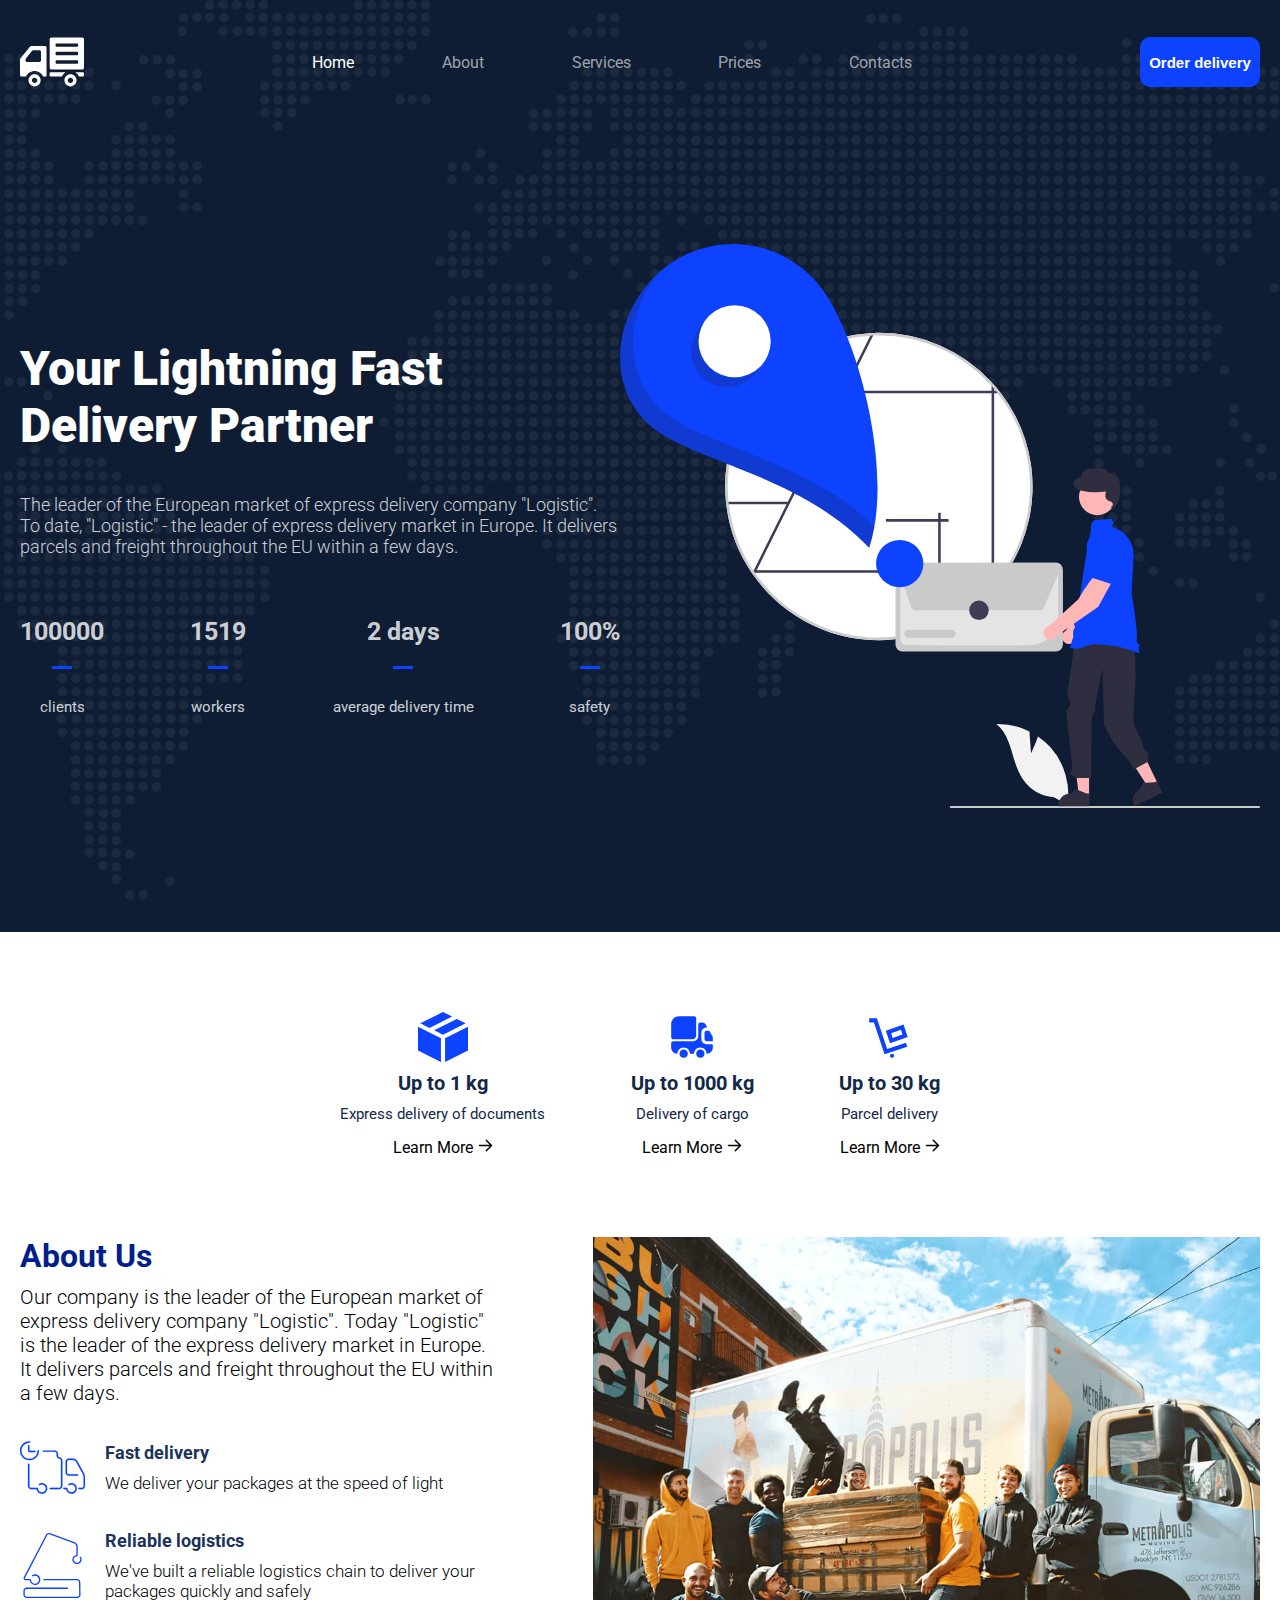
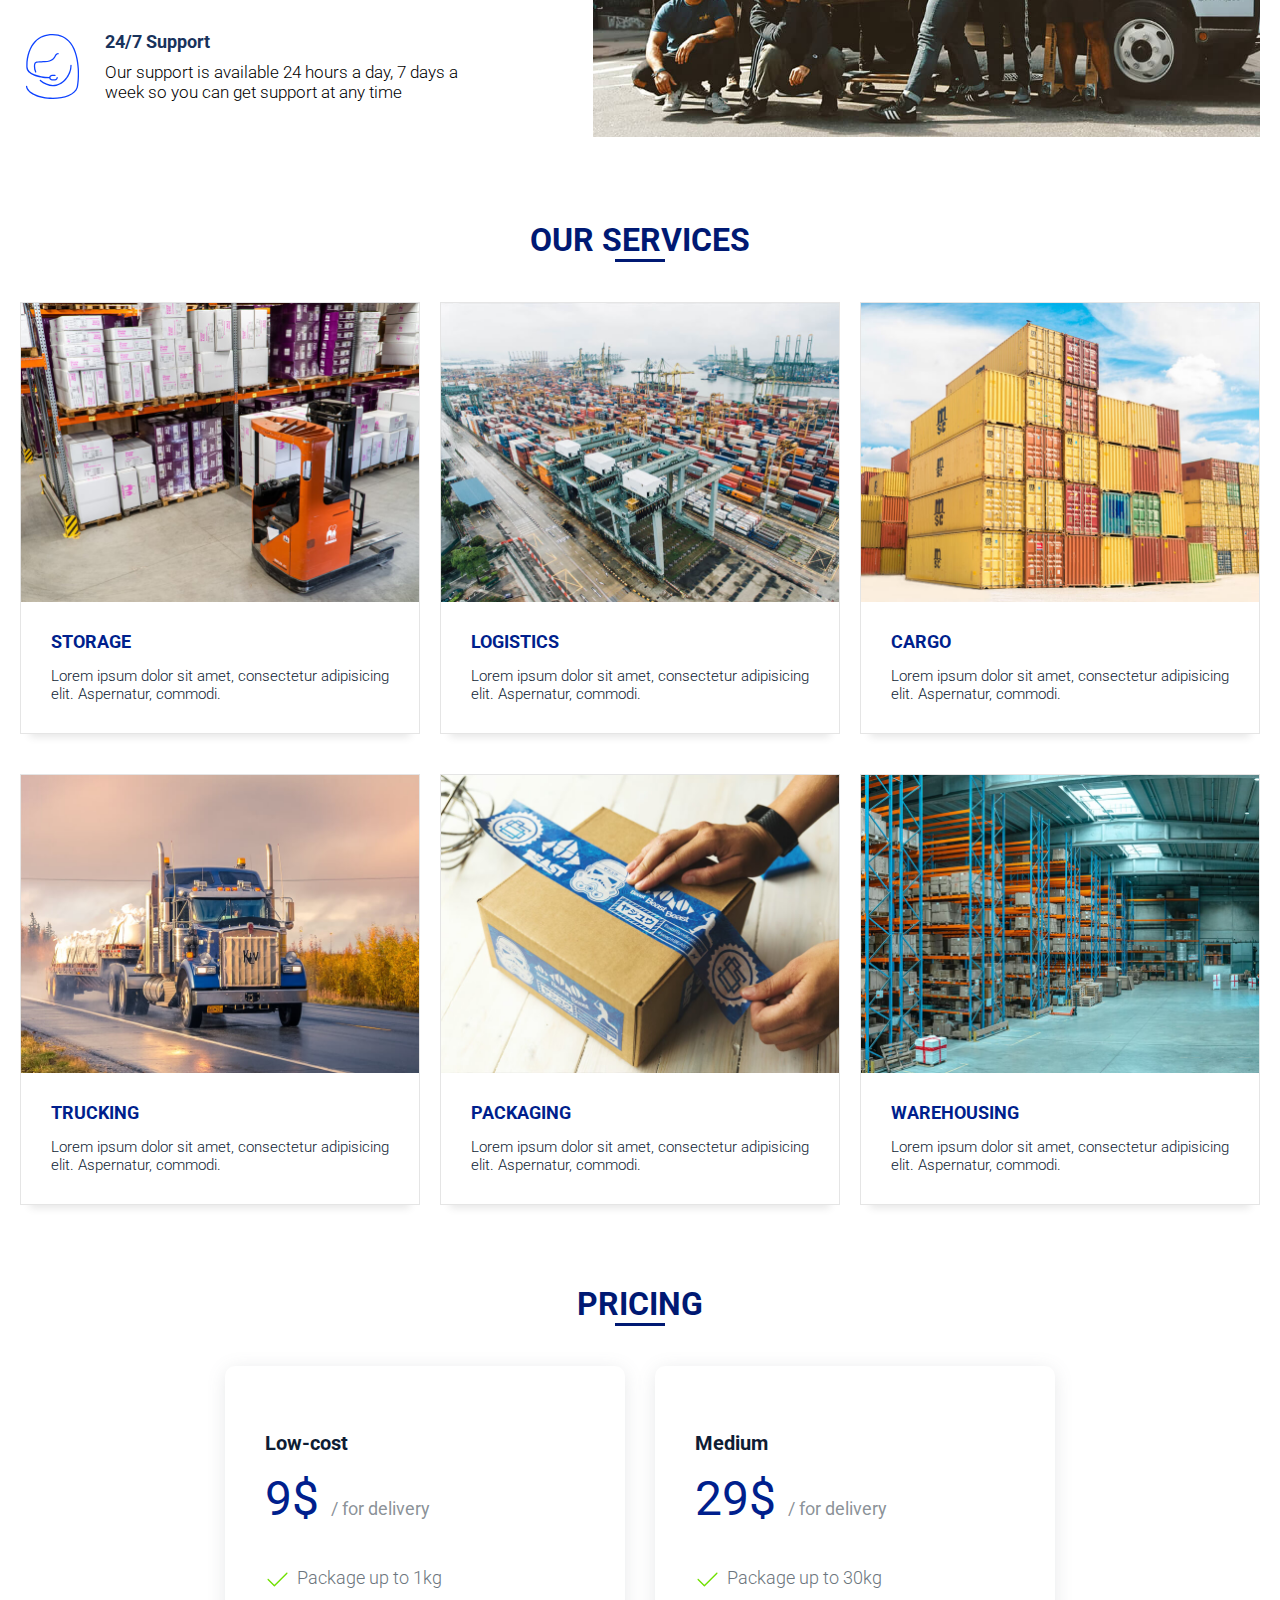
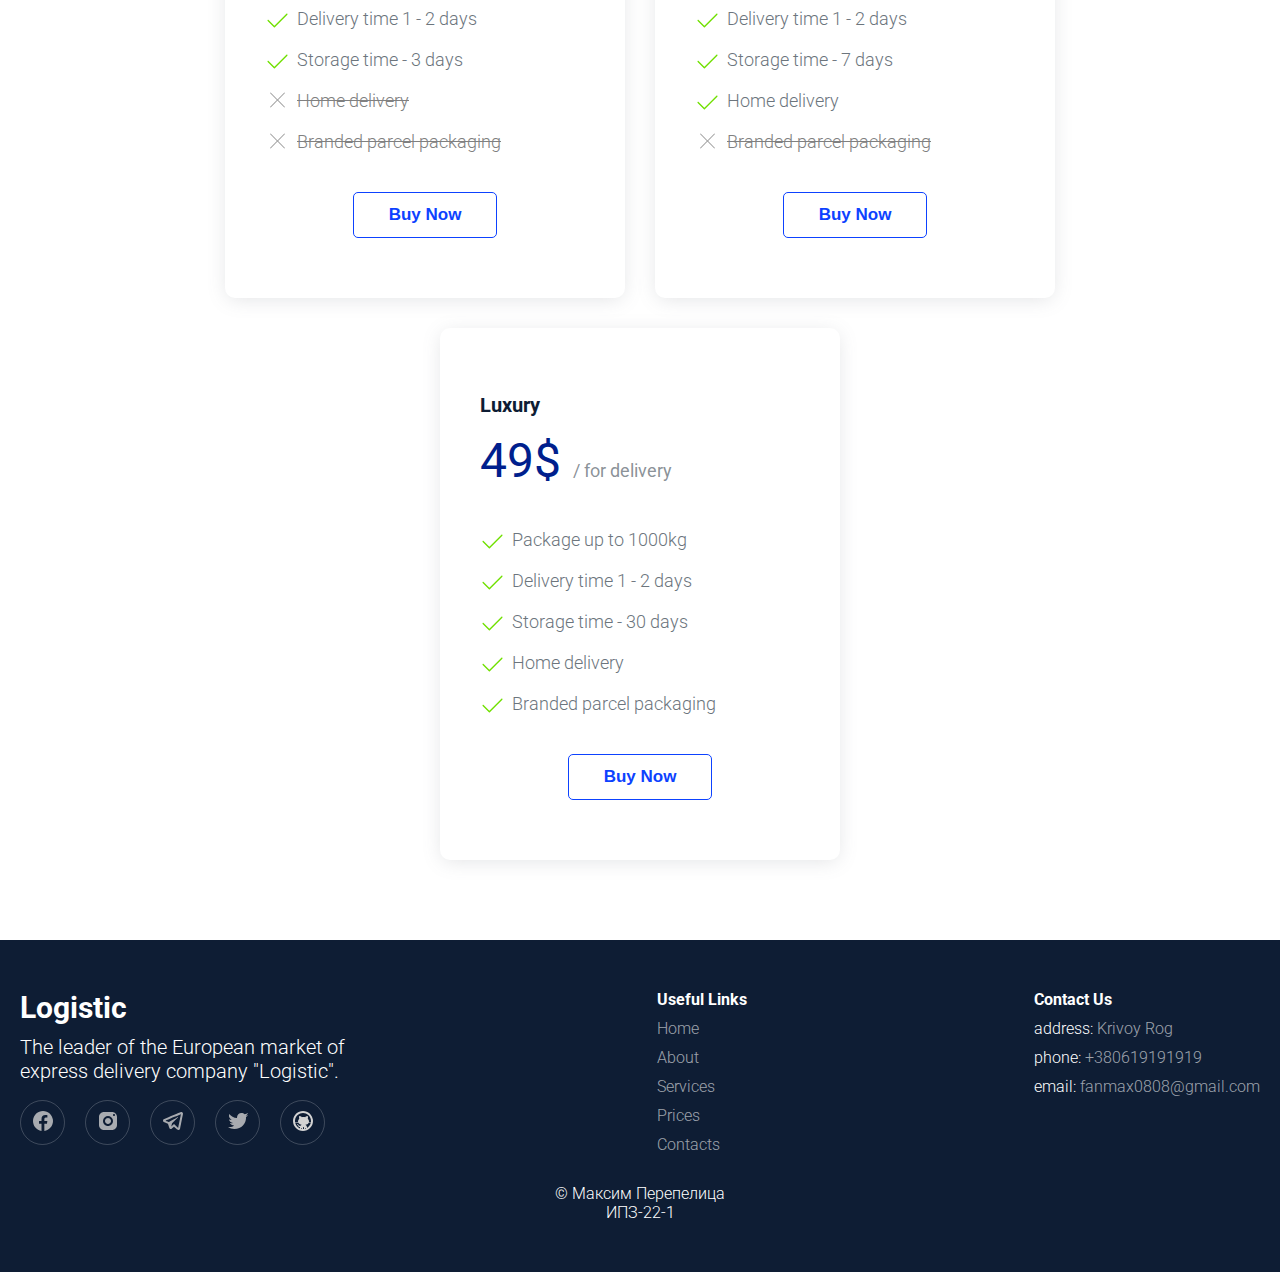
<file: index.html>
<!doctype html>
<html lang="en">
<head>
    <meta charset="UTF-8">
    <meta name="viewport"
          content="width=device-width, user-scalable=no, initial-scale=1.0, maximum-scale=1.0, minimum-scale=1.0">
    <meta http-equiv="X-UA-Compatible" content="ie=edge">
    <link rel="stylesheet" href="css/style.css">

    <!--    fonts-->
    <link rel="preconnect" href="https://fonts.googleapis.com">
    <link rel="preconnect" href="https://fonts.gstatic.com" crossorigin>
    <link href="https://fonts.googleapis.com/css2?family=Roboto:ital,wght@0,100;0,300;0,500;0,700;1,400&display=swap"
          rel="stylesheet">
    <!--    fonts-->

    <title>Document</title>
</head>
<body>
<div class="header-and-hero__wrapper bg-image">
    <header class="header">
        <div class="wrapper">
            <div class="header__wrapper">
                <div class="header__logo">
                    <a href="#">
                        <object>
                            <svg version="1.1" id="_x32_"
                                 xmlns="http://www.w3.org/2000/svg"
                                 xmlns:xlink="http://www.w3.org/1999/xlink" viewBox="0 0 512 512" xml:space="preserve"
                                 fill="#000000"><g id="SVGRepo_bgCarrier" stroke-width="0"></g>
                                <g id="SVGRepo_tracerCarrier" stroke-linecap="round" stroke-linejoin="round"></g>
                                <g id="SVGRepo_iconCarrier">
                                    <g> <path class="st0"
                                              d="M116.683,354.34c-26.836,0-48.607,21.764-48.607,48.6c0,26.85,21.771,48.614,48.607,48.614 c26.844,0,48.608-21.764,48.608-48.614C165.29,376.104,143.526,354.34,116.683,354.34z M116.683,424.826 c-12.08,0-21.872-9.799-21.872-21.886c0-12.073,9.792-21.865,21.872-21.865c12.08,0,21.872,9.792,21.872,21.865 C138.554,415.027,128.762,424.826,116.683,424.826z"></path>
                                        <path class="st0"
                                              d="M403.8,354.34c-26.836,0-48.6,21.764-48.6,48.6c0,26.85,21.764,48.614,48.6,48.614 c26.843,0,48.606-21.764,48.606-48.614C452.406,376.104,430.643,354.34,403.8,354.34z M403.8,424.826 c-12.073,0-21.865-9.799-21.865-21.886c0-12.073,9.792-21.865,21.865-21.865c12.079,0,21.871,9.792,21.871,21.865 C425.671,415.027,415.879,424.826,403.8,424.826z"></path>
                                        <path class="st0"
                                              d="M200.127,128.622H90.502c-3.561,0-6.957,1.582-9.23,4.331l-78.48,94.163C0.986,229.268,0,231.994,0,234.815 v82.595v43.189c0,6.648,5.389,12.029,12.03,12.029h36.844c11.626-25.9,37.621-44.024,67.81-44.024 c30.196,0,56.183,18.124,67.81,44.024h27.671V140.652C212.163,134.003,206.767,128.622,200.127,128.622z M43.931,236.052 c0-2.849,0.978-5.612,2.777-7.82l50.103-61.694c2.36-2.907,5.9-4.59,9.633-4.59h49.083c6.848,0,12.404,5.554,12.404,12.411v70.011 c0,6.849-5.555,12.404-12.404,12.404H56.334c-6.85,0-12.404-5.554-12.404-12.404V236.052z"></path>
                                        <path class="st0"
                                              d="M243.532,338.792c-3.741,0-6.763,3.03-6.763,6.77v20.303c0,3.735,3.022,6.763,6.763,6.763h92.466 c6.382-14.209,17.072-26.023,30.419-33.836H243.532z"></path>
                                        <path class="st0"
                                              d="M504.381,338.792h-63.19c13.353,7.814,24.044,19.627,30.419,33.836h32.772c3.741,0,6.77-3.028,6.77-6.763 v-20.303C511.151,341.822,508.122,338.792,504.381,338.792z"></path>
                                        <path class="st0"
                                              d="M497.568,60.446H252.043c-7.964,0-14.425,6.46-14.425,14.432v226.703c0,7.972,6.461,14.432,14.425,14.432 h245.525c7.971,0,14.432-6.46,14.432-14.432V74.878C512,66.906,505.539,60.446,497.568,60.446z M458.27,134.09H291.355 c-3.741,0-6.771-3.036-6.771-6.763v-13.533c0-3.741,3.03-6.77,6.771-6.77H458.27c3.735,0,6.763,3.029,6.763,6.77v13.533 C465.033,131.054,462.005,134.09,458.27,134.09z M291.355,174.697H458.27c3.735,0,6.763,3.021,6.763,6.763V195 c0,3.727-3.028,6.763-6.763,6.763H291.355c-3.741,0-6.771-3.036-6.771-6.763v-13.54 C284.584,177.718,287.614,174.697,291.355,174.697z M291.355,242.369H458.27c3.735,0,6.763,3.022,6.763,6.763v13.533 c0,3.727-3.028,6.77-6.763,6.77H291.355c-3.741,0-6.771-3.044-6.771-6.77v-13.533C284.584,245.391,287.614,242.369,291.355,242.369 z"></path> </g> </g></svg>
                        </object>
                    </a>
                </div>
                <div class="header__navigation-wrapper">
                    <nav class="header__nav">
                        <ul class="header__nav-items">
                            <li class="active"><a href="#">Home</a></li>
                            <li><a href="#about-section">About</a></li>
                            <li><a href="#services-section">Services</a></li>
                            <li><a href="#pricing-section">Prices</a></li>
                            <li><a href="#footer-section">Contacts</a></li>
                        </ul>
                    </nav>
                </div>
                <button class="order-btn"><a href="#">Order delivery</a></button>
            </div>
        </div>
    </header>
    <div class="hero">
        <div class="wrapper">
            <div class="hero__wrapper">
                <div class="hero-left__content">
                    <h1 class="hero-title"><b>Your Lightning Fast Delivery Partner</b></h1>
                    <p class="hero-text">The leader of the European market of express delivery company "Logistic".
                        To date, "Logistic" - the leader of express delivery market in Europe. It delivers parcels
                        and freight throughout the EU within a few days.</p>

                    <div class="hero-stats__block">
                        <ol class="hero-stats__items">
                            <li class="hero-stats__item">
                                <span class="hero-stats">100000</span>
                                <br>
                                <p>clients</p>
                            </li>
                            <li class="hero-stats__item">
                                <span>1519</span>
                                <br>
                                <p>workers</p>
                            </li>
                            <li class="hero-stats__item">
                                <span>2 days</span>
                                <br>
                                <p>average delivery time</p>
                            </li>
                            <li class="hero-stats__item">
                                <span>100%</span>
                                <br>
                                <p>safety</p>
                            </li>
                        </ol>
                    </div>
                </div>
                <div class="hero-right__content">
                    <img class="hero-img" src="./source/images/hero-img.svg" alt="hero-img">
                </div>
            </div>
        </div>
    </div>
</div>

<main>
    <section class="about-section" id="about-section">
        <div class="wrapper">
            <div class="about__wrapper">
                <div class="about-info">
                    <ul class="about-info__list">
                        <li class="about-info__list-item">
                            <div class="about-list__icon">
                                <svg viewBox="0 0 12 12" enable-background="new 0 0 12 12" id="Слой_1" version="1.1"
                                     xml:space="preserve" xmlns="http://www.w3.org/2000/svg"
                                     xmlns:xlink="http://www.w3.org/1999/xlink" fill="#000000"><g id="SVGRepo_bgCarrier" stroke-width="0"></g>
                                    <g id="SVGRepo_tracerCarrier" stroke-linecap="round" stroke-linejoin="round"></g>
                                    <g id="SVGRepo_iconCarrier"> <g> <g> <polygon
                                            points="2.75,3.815918 8.190918,1.095459 6,0 0.559082,2.720459 "></polygon> </g>
                                        <g> <polygon
                                                points="9.309082,1.654541 3.8681641,4.375 6,5.440918 11.440918,2.720459 "></polygon> </g>
                                        <g> <polygon
                                                points="5.5,6.309082 0,3.559082 0,9.25 5.5,12 "></polygon> </g>
                                        <g> <polygon
                                                points="6.5,6.309082 6.5,12 12,9.25 12,3.559082 "></polygon> </g> </g> </g></svg>
                            </div>
                            <div class="about-list__content">
                                <h4>Up to 1 kg</h4>
                                <p>Express delivery of documents</p>
                                <span><a href="#">Learn More</a></span>
                            </div>
                        </li>
                        <li class="about-info__list-item">
                            <div class="about-list__icon">
                                <svg viewBox="0 0 24 24" fill="none" xmlns="http://www.w3.org/2000/svg">
                                    <g id="SVGRepo_bgCarrier" stroke-width="0"></g>
                                    <g id="SVGRepo_tracerCarrier" stroke-linecap="round" stroke-linejoin="round"></g>
                                    <g id="SVGRepo_iconCarrier">
                                        <path d="M14 2.92V11.23C14 12.25 13.17 13.08 12.15 13.08H3C2.45 13.08 2 12.63 2 12.08V5.69C2 3.65 3.65 2 5.69 2H13.07C13.59 2 14 2.41 14 2.92Z"
                                        ></path>
                                        <path d="M21.5 15.5C21.78 15.5 22 15.72 22 16V17C22 18.66 20.66 20 19 20C19 18.35 17.65 17 16 17C14.35 17 13 18.35 13 20H11C11 18.35 9.65 17 8 17C6.35 17 5 18.35 5 20C3.34 20 2 18.66 2 17V15C2 14.45 2.45 14 3 14H12.5C13.88 14 15 12.88 15 11.5V6C15 5.45 15.45 5 16 5H16.84C17.56 5 18.22 5.39 18.58 6.01L19.22 7.13C19.31 7.29 19.19 7.5 19 7.5C17.62 7.5 16.5 8.62 16.5 10V13C16.5 14.38 17.62 15.5 19 15.5H21.5Z"
                                        ></path>
                                        <path d="M8 22C9.10457 22 10 21.1046 10 20C10 18.8954 9.10457 18 8 18C6.89543 18 6 18.8954 6 20C6 21.1046 6.89543 22 8 22Z"
                                        ></path>
                                        <path d="M16 22C17.1046 22 18 21.1046 18 20C18 18.8954 17.1046 18 16 18C14.8954 18 14 18.8954 14 20C14 21.1046 14.8954 22 16 22Z"
                                        ></path>
                                        <path d="M22 12.53V14H19C18.45 14 18 13.55 18 13V10C18 9.45 18.45 9 19 9H20.29L21.74 11.54C21.91 11.84 22 12.18 22 12.53Z"
                                        ></path>
                                    </g>
                                </svg>
                            </div>
                            <div class="about-list__content">
                                <h4>Up to 1000 kg</h4>
                                <p>Delivery of cargo</p>
                                <span><a href="#">Learn More</a></span>
                            </div>
                        </li>
                        <li class="about-info__list-item">
                            <div class="about-list__icon">
                                <svg viewBox="0 0 48 48" xmlns="http://www.w3.org/2000/svg" fill="#000000">
                                    <g id="SVGRepo_bgCarrier" stroke-width="0"></g>
                                    <g id="SVGRepo_tracerCarrier" stroke-linecap="round" stroke-linejoin="round"></g>
                                    <g id="SVGRepo_iconCarrier">
                                        <path d="M0 0h48v48H0z" fill="none"></path>
                                        <g id="Shopicon">
                                            <polygon
                                                    points="39.265,29.47 21.265,35.47 11.441,6 4,6 4,10 8.559,10 18.735,40.53 40.53,33.265 "></polygon>
                                            <path d="M37,12l-17,6l4,12l17-6L37,12z M26.507,24.873l-1.47-4.409l9.455-3.337l1.47,4.409L26.507,24.873z"></path>
                                            <circle cx="26" cy="42" r="2"></circle>
                                        </g>
                                    </g>
                                </svg>
                            </div>
                            <div class="about-list__content">
                                <h4>Up to 30 kg</h4>
                                <p>Parcel delivery</p>
                                <span><a href="#">Learn More</a></span>
                            </div>
                        </li>
                    </ul>
                </div>
                <div class="about-us__wrapper">
                    <div class="about-us__left-content">
                        <h3 class="about-us-title">About Us</h3>
                        <p class="about-us-text">Our company is the leader of the European market of express delivery
                            company "Logistic".
                            Today "Logistiс" is the leader of the express delivery market in Europe. It delivers parcels
                            and freight throughout the EU within a few days.</p>

                        <div>
                            <ul class="about-us__list">
                                <li class="about-us__item">
                                    <img class="about-us__item-icon"
                                         src="./source/images/icons/logistics-delivery-ultrathin-transport-svgrepo-com.svg"
                                         alt="transport-icon">
                                    <div class="about-us__item-content">
                                        <h4 class="about-us__item-title">Fast delivery</h4>
                                        <p class="about-us__item-text">We deliver your packages at the speed of
                                            light</p>
                                    </div>
                                </li>
                                <li class="about-us__item">
                                    <img class="about-us__item-icon"
                                         src="./source/images/icons/logistics-ultrathin-crane-svgrepo-com.svg"
                                         alt="logistic-icon">
                                    <div class="about-us__item-content">
                                        <h4 class="about-us__item-title">Reliable logistics</h4>
                                        <p class="about-us__item-text">We've built a reliable logistics chain to deliver
                                            your packages quickly and
                                            safely</p>
                                    </div>
                                </li>
                                <li class="about-us__item">
                                    <img class="about-us__item-icon"
                                         src="./source/images/icons/logistics-call-center-woman-svgrepo-com.svg"
                                         alt="Call-center-icon">
                                    <div class="about-us__item-content">
                                        <h4 class="about-us__item-title">24/7 Support</h4>
                                        <p class="about-us__item-text">Our support is available 24 hours a day, 7 days a
                                            week so you can get support
                                            at any time</p>
                                    </div>
                                </li>
                            </ul>
                        </div>
                    </div>
                    <div class="about-us__right-content">
                        <img class="about-us__img" src="./source/images/about.jpg" alt="about-img">
                    </div>
                </div>
            </div>
        </div>
    </section>
    <section class="services-section" id="services-section">
        <div class="wrapper">
            <div class="services__wrapper">
                <h2 class="title services-section__title">Our Services</h2>

                <div>
                    <ol class="services-row">
                        <!--                    1-->
                        <li class="services-row__card img-hover">
                            <div class="services-row__card-img">
                                <img src="./source/images/storage-service.jpg" alt="storage-service">
                            </div>
                            <div class="services-row__card-content">
                                <h4 class="services-row__item-title">Storage</h4>
                                <p class="services-row__item-text">Lorem ipsum dolor sit amet, consectetur
                                    adipisicing
                                    elit. Aspernatur, commodi.</p>
                            </div>
                        </li>
                        <!--                    2-->
                        <li class="services-row__card img-hover">
                            <div class="services-row__card-img">
                                <img src="./source/images/logistics-service.jpg" alt="logistics-service">
                            </div>
                            <div class="services-row__card-content">
                                <h4 class="services-row__item-title">logistics</h4>
                                <p class="services-row__item-text">Lorem ipsum dolor sit amet, consectetur
                                    adipisicing
                                    elit. Aspernatur, commodi.</p>
                            </div>
                        </li>
                        <!--                    3-->
                        <li class="services-row__card img-hover">
                            <div class="services-row__card-img">
                                <img src="./source/images/cargo-service.jpg" alt="cargo-service">
                            </div>
                            <div class="services-row__card-content">
                                <h4 class="services-row__item-title">Cargo</h4>
                                <p class="services-row__item-text">Lorem ipsum dolor sit amet, consectetur
                                    adipisicing
                                    elit. Aspernatur, commodi.</p>
                            </div>
                        </li>
                        <!--                    4-->
                        <li class="services-row__card img-hover">
                            <div class="services-row__card-img">
                                <img src="./source/images/trucking-service.jpg" alt="trucking-service">
                            </div>
                            <div class="services-row__card-content">
                                <h4 class="services-row__item-title">Trucking</h4>
                                <p class="services-row__item-text">Lorem ipsum dolor sit amet, consectetur
                                    adipisicing
                                    elit. Aspernatur, commodi.</p>
                            </div>
                        </li>
                        <!--                    5-->
                        <li class="services-row__card img-hover">
                            <div class="services-row__card-img">
                                <img src="./source/images/packaging-service.jpg" alt="packaging-service">
                            </div>
                            <div class="services-row__card-content">
                                <h4 class="services-row__item-title">Packaging</h4>
                                <p class="services-row__item-text">Lorem ipsum dolor sit amet, consectetur
                                    adipisicing
                                    elit. Aspernatur, commodi.</p>
                            </div>
                        </li>
                        <!--                    6-->
                        <li class="services-row__card img-hover">
                            <div class="services-row__card-img">
                                <img src="./source/images/warehousing-service.jpg" alt="warehousing-service">
                            </div>
                            <div class="services-row__card-content">
                                <h4 class="services-row__item-title">Warehousing</h4>
                                <p class="services-row__item-text">Lorem ipsum dolor sit amet, consectetur
                                    adipisicing
                                    elit. Aspernatur, commodi.</p>
                            </div>
                        </li>
                    </ol>
                </div>
            </div>
        </div>
    </section>
    <section class="pricing-section" id="pricing-section">
        <div class="wrapper">
            <div class="pricing__wrapper">
                <h2 class="title">Pricing</h2>

                <div>
                    <ol class="pricing__items-list">
                        <li class="pricing-item">
                            <h3>Low-cost</h3>
                            <h4>9$ <span>/ for delivery</span></h4>
                            <ul class="pricing-item__inner-list low-cost__list">
                                <li><p>Package up to 1kg</p></li>
                                <li>Delivery time 1 - 2 days</li>
                                <li>Storage time - 3 days</li>
                                <li>Home delivery</li>
                                <li>Branded parcel packaging</li>
                            </ul>
                            <button class="pricing-btn"><a href="#">Buy Now</a></button>
                        </li>
                        <li class="pricing-item">
                            <h3>Medium</h3>
                            <h4>29$ <span>/ for delivery</span></h4>
                            <ul class="pricing-item__inner-list medium-cost__list">
                                <li>Package up to 30kg</li>
                                <li>Delivery time 1 - 2 days</li>
                                <li>Storage time - 7 days</li>
                                <li>Home delivery</li>
                                <li>Branded parcel packaging</li>
                            </ul>
                            <button class="pricing-btn"><a href="#">Buy Now</a></button>
                        </li>
                        <li class="pricing-item">
                            <h3>Luxury</h3>
                            <h4>49$ <span>/ for delivery</span></h4>
                            <ul class="pricing-item__inner-list luxury-cost__list">
                                <li>Package up to 1000kg</li>
                                <li>Delivery time 1 - 2 days</li>
                                <li>Storage time - 30 days</li>
                                <li>Home delivery</li>
                                <li>Branded parcel packaging</li>
                            </ul>
                            <button class="pricing-btn"><a href="#">Buy Now</a></button>
                        </li>
                    </ol>
                </div>
            </div>
        </div>
    </section>
</main>

<footer class="footer" id="footer-section">
    <div class="wrapper">
        <div class="footer__wrapper">
            <div>
                <h4 class="footer-logo-name">Logistic</h4>
                <p class="footer-logo-text">The leader of the European market of express delivery company
                    "Logistic".</p>

                <div>
                    <ol class="social__list">
                        <li>
                            <a href="#">
                                <img src="./source/images/icons/icons8-facebook.svg" alt="Facebook">
                            </a>
                        </li>
                        <li>
                            <a href="#">
                                <img src="./source/images/icons/icons8-instagram.svg" alt="Instagram">
                            </a>
                        </li>
                        <li>
                            <a href="#">
                                <img src="./source/images/icons/icons8-telegram-app.svg" alt="Telegram">
                            </a>
                        </li>
                        <li>
                            <a href="#">
                                <img src="./source/images/icons/icons8-twitter.svg" alt="Twitter">
                            </a>
                        </li>
                        <li>
                            <a href="#">
                                <img src="./source/images/icons/icons8-github.svg" alt="Github">
                            </a>
                        </li>
                    </ol>
                </div>
            </div>

            <div>
                <h5 class="useful-links-title">Useful Links</h5>
                <ul class="useful-links__list">
                    <li><a href="#">Home</a></li>
                    <li><a href="#about-section">About</a></li>
                    <li><a href="#services-section">Services</a></li>
                    <li><a href="#pricing-section">Prices</a></li>
                    <li><a href="#footer-section">Contacts</a></li>
                </ul>
            </div>

            <div>
                <h5 class="contact-us-title">Contact Us</h5>
                <ol class="contact-us__list">
                    <li><p><span>address:</span> Krivoy Rog</p></li>
                    <li><p><span>phone:</span> +380619191919</p></li>
                    <li><p><span>email:</span> fanmax0808@gmail.com</p></li>
                </ol>
            </div>
        </div>
        <div class="copyright">
            <p>© Максим Перепелица</p>
            <p>ИПЗ-22-1</p>
        </div>
    </div>
</footer>
</body>
</html>
</file>
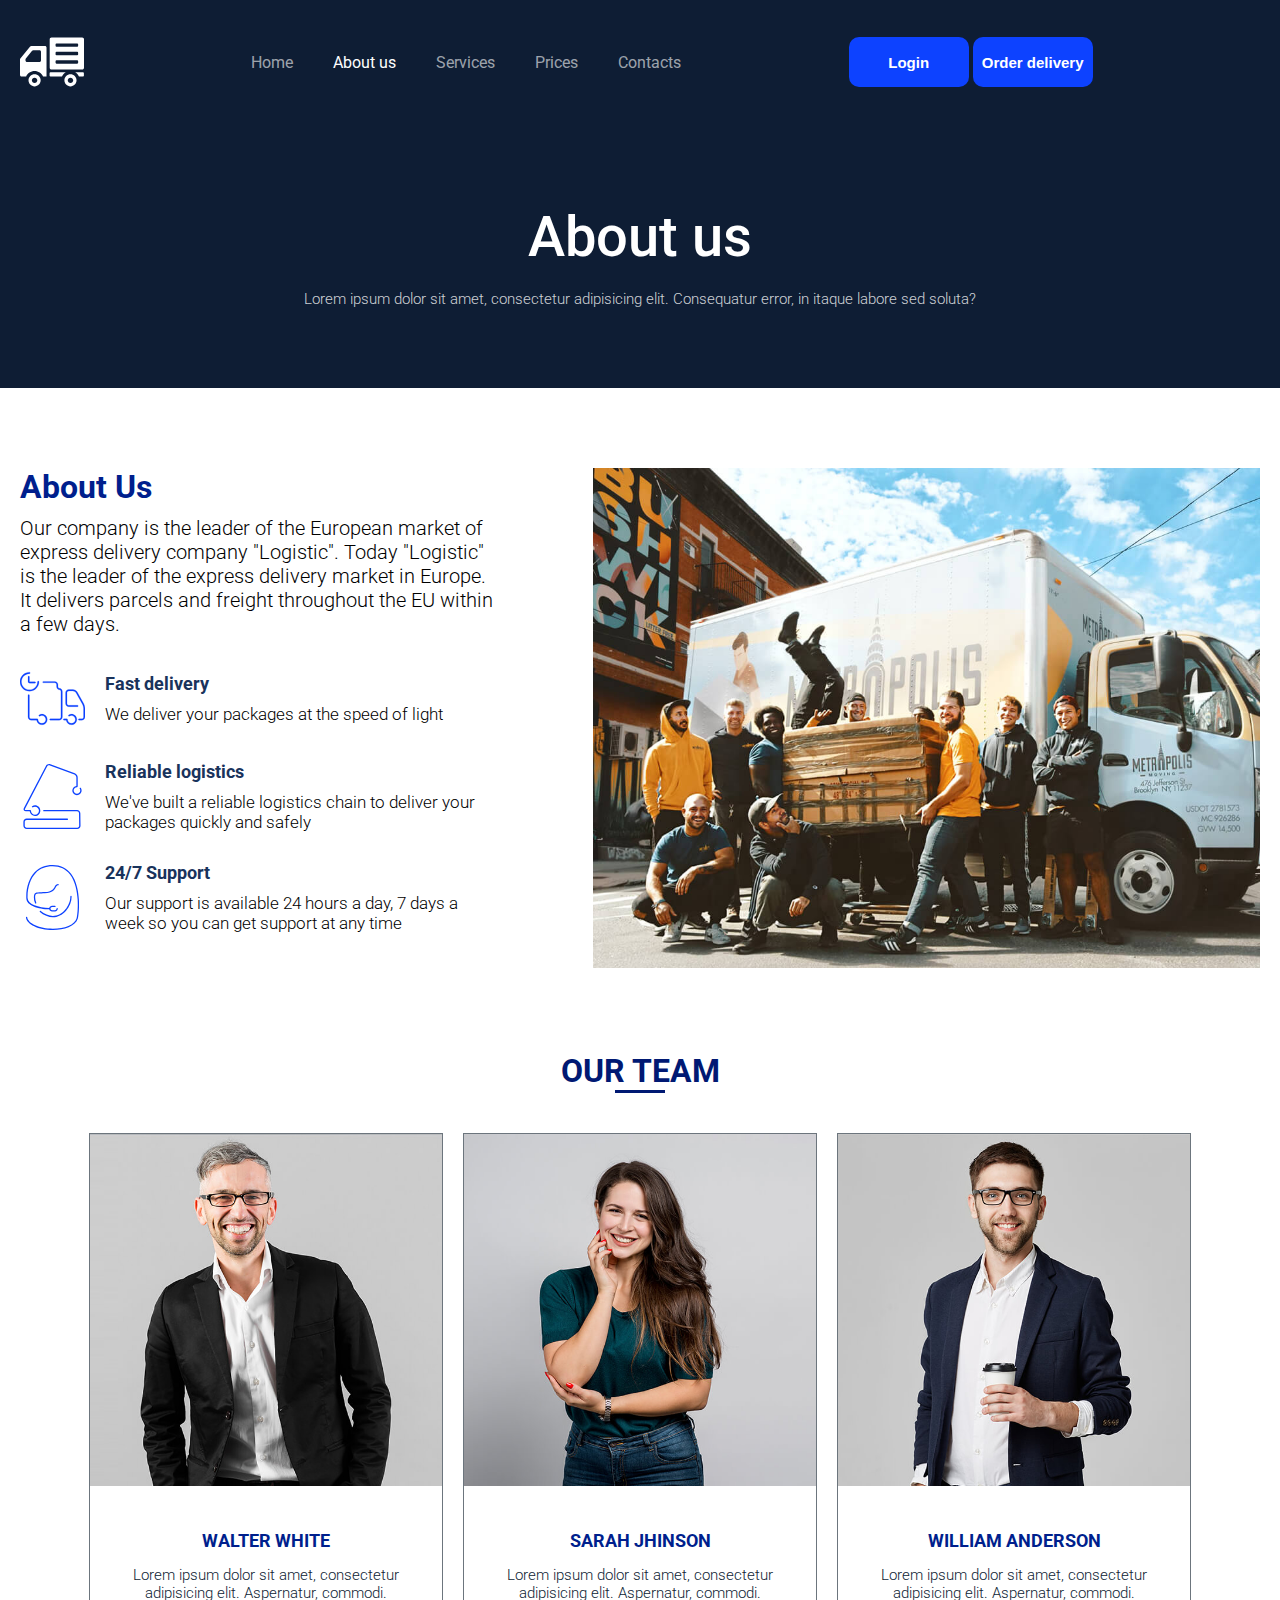
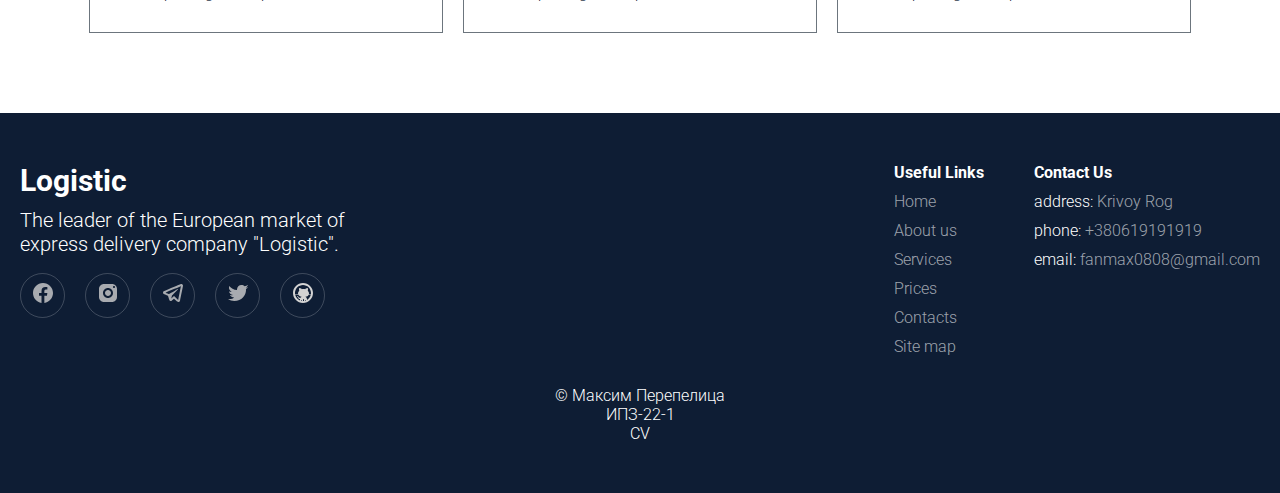
<file: pages/about/index.html>
<!doctype html>
<html lang="en">
<head>
    <meta charset="UTF-8">
    <meta name="viewport"
          content="width=device-width, user-scalable=no, initial-scale=1.0, maximum-scale=1.0, minimum-scale=1.0">
    <meta http-equiv="X-UA-Compatible" content="ie=edge">
    <meta name="description"
          content="The leader of the European market of express delivery company &quot;Logistic&quot;. To date, &quot;Logistic&quot; - the leader of express delivery market in Europe.">
    <meta name="keywords" content="delivery, logistics, mail, cargo, trucking, warehousing, packaging, storage">

    <!--    fonts-->
    <link rel="preconnect" href="https://fonts.googleapis.com">
    <link rel="preconnect" href="https://fonts.gstatic.com" crossorigin>
    <link href="https://fonts.googleapis.com/css2?family=Roboto:ital,wght@0,100;0,300;0,500;0,700;1,400&display=swap"
          rel="stylesheet">
    <!--    fonts-->
    <link rel="stylesheet" href="css/style.css">

    <title>About Logistic</title>
</head>
<body>

<div class="header-and-hero__wrapper bg-image">
    <header class="header">
        <div class="wrapper">
            <div class="header__wrapper">
                <div class="header__logo">
                    <a href="../main/index.html">
                        <object>
                            <svg version="1.1" id="_x32_"
                                 xmlns="http://www.w3.org/2000/svg"
                                 xmlns:xlink="http://www.w3.org/1999/xlink" viewBox="0 0 512 512" xml:space="preserve"
                                 fill="#000000"><g id="SVGRepo_bgCarrier" stroke-width="0"></g>
                                <g id="SVGRepo_tracerCarrier" stroke-linecap="round" stroke-linejoin="round"></g>
                                <g id="SVGRepo_iconCarrier">
                                    <g> <path class="st0"
                                              d="M116.683,354.34c-26.836,0-48.607,21.764-48.607,48.6c0,26.85,21.771,48.614,48.607,48.614 c26.844,0,48.608-21.764,48.608-48.614C165.29,376.104,143.526,354.34,116.683,354.34z M116.683,424.826 c-12.08,0-21.872-9.799-21.872-21.886c0-12.073,9.792-21.865,21.872-21.865c12.08,0,21.872,9.792,21.872,21.865 C138.554,415.027,128.762,424.826,116.683,424.826z"></path>
                                        <path class="st0"
                                              d="M403.8,354.34c-26.836,0-48.6,21.764-48.6,48.6c0,26.85,21.764,48.614,48.6,48.614 c26.843,0,48.606-21.764,48.606-48.614C452.406,376.104,430.643,354.34,403.8,354.34z M403.8,424.826 c-12.073,0-21.865-9.799-21.865-21.886c0-12.073,9.792-21.865,21.865-21.865c12.079,0,21.871,9.792,21.871,21.865 C425.671,415.027,415.879,424.826,403.8,424.826z"></path>
                                        <path class="st0"
                                              d="M200.127,128.622H90.502c-3.561,0-6.957,1.582-9.23,4.331l-78.48,94.163C0.986,229.268,0,231.994,0,234.815 v82.595v43.189c0,6.648,5.389,12.029,12.03,12.029h36.844c11.626-25.9,37.621-44.024,67.81-44.024 c30.196,0,56.183,18.124,67.81,44.024h27.671V140.652C212.163,134.003,206.767,128.622,200.127,128.622z M43.931,236.052 c0-2.849,0.978-5.612,2.777-7.82l50.103-61.694c2.36-2.907,5.9-4.59,9.633-4.59h49.083c6.848,0,12.404,5.554,12.404,12.411v70.011 c0,6.849-5.555,12.404-12.404,12.404H56.334c-6.85,0-12.404-5.554-12.404-12.404V236.052z"></path>
                                        <path class="st0"
                                              d="M243.532,338.792c-3.741,0-6.763,3.03-6.763,6.77v20.303c0,3.735,3.022,6.763,6.763,6.763h92.466 c6.382-14.209,17.072-26.023,30.419-33.836H243.532z"></path>
                                        <path class="st0"
                                              d="M504.381,338.792h-63.19c13.353,7.814,24.044,19.627,30.419,33.836h32.772c3.741,0,6.77-3.028,6.77-6.763 v-20.303C511.151,341.822,508.122,338.792,504.381,338.792z"></path>
                                        <path class="st0"
                                              d="M497.568,60.446H252.043c-7.964,0-14.425,6.46-14.425,14.432v226.703c0,7.972,6.461,14.432,14.425,14.432 h245.525c7.971,0,14.432-6.46,14.432-14.432V74.878C512,66.906,505.539,60.446,497.568,60.446z M458.27,134.09H291.355 c-3.741,0-6.771-3.036-6.771-6.763v-13.533c0-3.741,3.03-6.77,6.771-6.77H458.27c3.735,0,6.763,3.029,6.763,6.77v13.533 C465.033,131.054,462.005,134.09,458.27,134.09z M291.355,174.697H458.27c3.735,0,6.763,3.021,6.763,6.763V195 c0,3.727-3.028,6.763-6.763,6.763H291.355c-3.741,0-6.771-3.036-6.771-6.763v-13.54 C284.584,177.718,287.614,174.697,291.355,174.697z M291.355,242.369H458.27c3.735,0,6.763,3.022,6.763,6.763v13.533 c0,3.727-3.028,6.77-6.763,6.77H291.355c-3.741,0-6.771-3.044-6.771-6.77v-13.533C284.584,245.391,287.614,242.369,291.355,242.369 z"></path> </g> </g></svg>
                        </object>
                    </a>
                </div>
                <div class="header__navigation-wrapper">
                    <nav class="header__nav">
                        <ul class="header__nav-items">
                            <li><a href="../main/index.html">Home</a></li>
                            <li class="active"><a href="#about-section">About us</a></li>
                            <li><a href="../services/services.html">Services</a></li>
                            <li><a href="../prices/prices.html">Prices</a></li>
                            <li><a href="../contacts/contacts.html">Contacts</a></li>
                        </ul>
                    </nav>
                </div>
                <div>
                    <a href="../registration/login/login.html">
                        <button class="order-btn">
                            Login
                        </button>
                    </a>
                    <a href="../order/order.html">
                        <button class="order-btn">
                            Order delivery
                        </button>
                    </a>
                </div>
                <div class="body-overlay"></div>

                <div class="burger-menu">
                    <div class="burger-menu-line"></div>
                    <div class="burger-menu-line"></div>
                    <div class="burger-menu-line"></div>
                </div>

                <nav class="menu">
                    <ul>
                        <li class="menu-item"><a href="../main/index.html">Home</a></li>
                        <li class="menu-item"><a href="#about-section">About us</a></li>
                        <li class="menu-item"><a href="../services/services.html">Services</a></li>
                        <li class="menu-item"><a href="../prices/prices.html">Prices</a></li>
                        <li class="menu-item"><a href="../contacts/contacts.html">Contacts</a></li>
                    </ul>
                        <a href="../registration/login/login.html">
                            <button class="order-btn__burger">
                                Login
                            </button>
                        </a>
                    <a href="../order/order.html" class="order-btn__burger-link">
                        <button class="order-btn__burger">Order delivery</button>
                    </a>
                </nav>
            </div>
        </div>
    </header>
    <div class="hero">
        <div class="wrapper">
            <div class="hero__wrapper">
                <h1 class="hero-title">About us</h1>
                <p class="hero-text">Lorem ipsum dolor sit amet, consectetur adipisicing elit. Consequatur error, in
                    itaque labore sed soluta?</p>
            </div>
        </div>
    </div>
</div>

<main class="main">
    <section class="about-section" id="about-section">
        <div class="wrapper">
            <div class="about__wrapper">
                <div class="about-us__wrapper">
                    <div class="about-us__left-content">
                        <h3 class="about-us-title">About Us</h3>
                        <p class="about-us-text">Our company is the leader of the European market of express delivery
                            company "Logistic".
                            Today "Logistiс" is the leader of the express delivery market in Europe. It delivers parcels
                            and freight throughout the EU within a few days.</p>

                        <div>
                            <ul class="about-us__list">
                                <li class="about-us__item">
                                    <img class="about-us__item-icon"
                                         src="../../source/images/icons/logistics-delivery-ultrathin-transport-svgrepo-com.svg"
                                         alt="transport-icon">
                                    <div class="about-us__item-content">
                                        <h4 class="about-us__item-title">Fast delivery</h4>
                                        <p class="about-us__item-text">We deliver your packages at the speed of
                                            light</p>
                                    </div>
                                </li>
                                <li class="about-us__item">
                                    <img class="about-us__item-icon"
                                         src="../../source/images/icons/logistics-ultrathin-crane-svgrepo-com.svg"
                                         alt="logistic-icon">
                                    <div class="about-us__item-content">
                                        <h4 class="about-us__item-title">Reliable logistics</h4>
                                        <p class="about-us__item-text">We've built a reliable logistics chain to deliver
                                            your packages quickly and
                                            safely</p>
                                    </div>
                                </li>
                                <li class="about-us__item">
                                    <img class="about-us__item-icon"
                                         src="../../source/images/icons/logistics-call-center-woman-svgrepo-com.svg"
                                         alt="Call-center-icon">
                                    <div class="about-us__item-content">
                                        <h4 class="about-us__item-title">24/7 Support</h4>
                                        <p class="about-us__item-text">Our support is available 24 hours a day, 7 days a
                                            week so you can get support
                                            at any time</p>
                                    </div>
                                </li>
                            </ul>
                        </div>
                    </div>
                    <div class="about-us__right-content">
                        <img class="about-us__img" src="../../source/images/about.jpg" alt="about-img">
                    </div>
                </div>
            </div>
        </div>
    </section>

    <section class="our-team__section" id="our-team__section">
        <div class="wrapper">
            <div class="our-team__wrapper">
                <h2 class="title our-team__-section__title">Our team</h2>
                <div>
                    <ol class="our-team__row">
                        <!--                    1-->
                        <li class="our-team__row__card img-hover">
                            <div class="our-team__row__card-img">
                                <img src="../../source/images/team/team-1.jpg" alt="Walter-White">
                            </div>
                            <div class="our-team__row__card-content">
                                <h4 class="our-team__row__item-title">Walter White</h4>
                                <p class="our-team__row__item-text">Lorem ipsum dolor sit amet, consectetur
                                    adipisicing
                                    elit. Aspernatur, commodi.</p>
                            </div>
                        </li>
                        <!--                    2-->
                        <li class="our-team__row__card img-hover">
                            <div class="our-team__row__card-img">
                                <img src="../../source/images/team/team-2.jpg" alt="Sarah-Jhinson">
                            </div>
                            <div class="our-team__row__card-content">
                                <h4 class="our-team__row__item-title">Sarah Jhinson</h4>
                                <p class="our-team__row__item-text">Lorem ipsum dolor sit amet, consectetur
                                    adipisicing
                                    elit. Aspernatur, commodi.</p>
                            </div>
                        </li>
                        <!--                    3-->
                        <li class="our-team__row__card img-hover">
                            <div class="our-team__row__card-img">
                                <img src="../../source/images/team/team-3.jpg" alt="William-Anderson">
                            </div>
                            <div class="our-team__row__card-content">
                                <h4 class="our-team__row__item-title">William Anderson</h4>
                                <p class="our-team__row__item-text">Lorem ipsum dolor sit amet, consectetur
                                    adipisicing
                                    elit. Aspernatur, commodi.</p>
                            </div>
                        </li>
                    </ol>
                </div>
            </div>
        </div>
    </section>
</main>

<footer class="footer" id="footer-section">
    <div class="wrapper">
        <div class="footer__wrapper">
            <div class="wrapper__first-content">
                <h4 class="footer-logo-name">Logistic</h4>
                <p class="footer-logo-text">The leader of the European market of express delivery company
                    "Logistic".</p>

                <div>
                    <ol class="social__list">
                        <li>
                            <a href="#">
                                <img src="../../source/images/icons/icons8-facebook.svg" alt="Facebook">
                            </a>
                        </li>
                        <li>
                            <a href="#">
                                <img src="../../source/images/icons/icons8-instagram.svg" alt="Instagram">
                            </a>
                        </li>
                        <li>
                            <a href="#">
                                <img src="../../source/images/icons/icons8-telegram-app.svg" alt="Telegram">
                            </a>
                        </li>
                        <li>
                            <a href="#">
                                <img src="../../source/images/icons/icons8-twitter.svg" alt="Twitter">
                            </a>
                        </li>
                        <li>
                            <a href="#">
                                <img src="../../source/images/icons/icons8-github.svg" alt="Github">
                            </a>
                        </li>
                    </ol>
                </div>
            </div>

            <div class="wrapper__second-content">
                <div>
                    <h5 class="useful-links-title">Useful Links</h5>
                    <ul class="useful-links__list">
                        <li><a href="../main/index.html">Home</a></li>
                        <li><a href="#about-section">About us</a></li>
                        <li><a href="../services/services.html">Services</a></li>
                        <li><a href="../prices/prices.html">Prices</a></li>
                        <li><a href="../contacts/contacts.html">Contacts</a></li>
                        <li><a href="../sitemap/sitemap.html">Site map</a></li>
                    </ul>
                </div>

                <div>
                    <h5 class="contact-us-title">Contact Us</h5>
                    <ol class="contact-us__list">
                        <li><p><span>address:</span> Krivoy Rog</p></li>
                        <li><p><span>phone:</span> +380619191919</p></li>
                        <li><p><span>email:</span> fanmax0808@gmail.com</p></li>
                    </ol>
                </div>
            </div>
        </div>
        <div class="copyright">
            <p>© Максим Перепелица</p>
            <p>ИПЗ-22-1</p>
            <p><a href="../cv/resume.html" style="color: #ffffff">CV</a></p>
        </div>
    </div>
</footer>

<script src="../../modules/burgerMenu.js"></script>
</body>
</html>
</file>
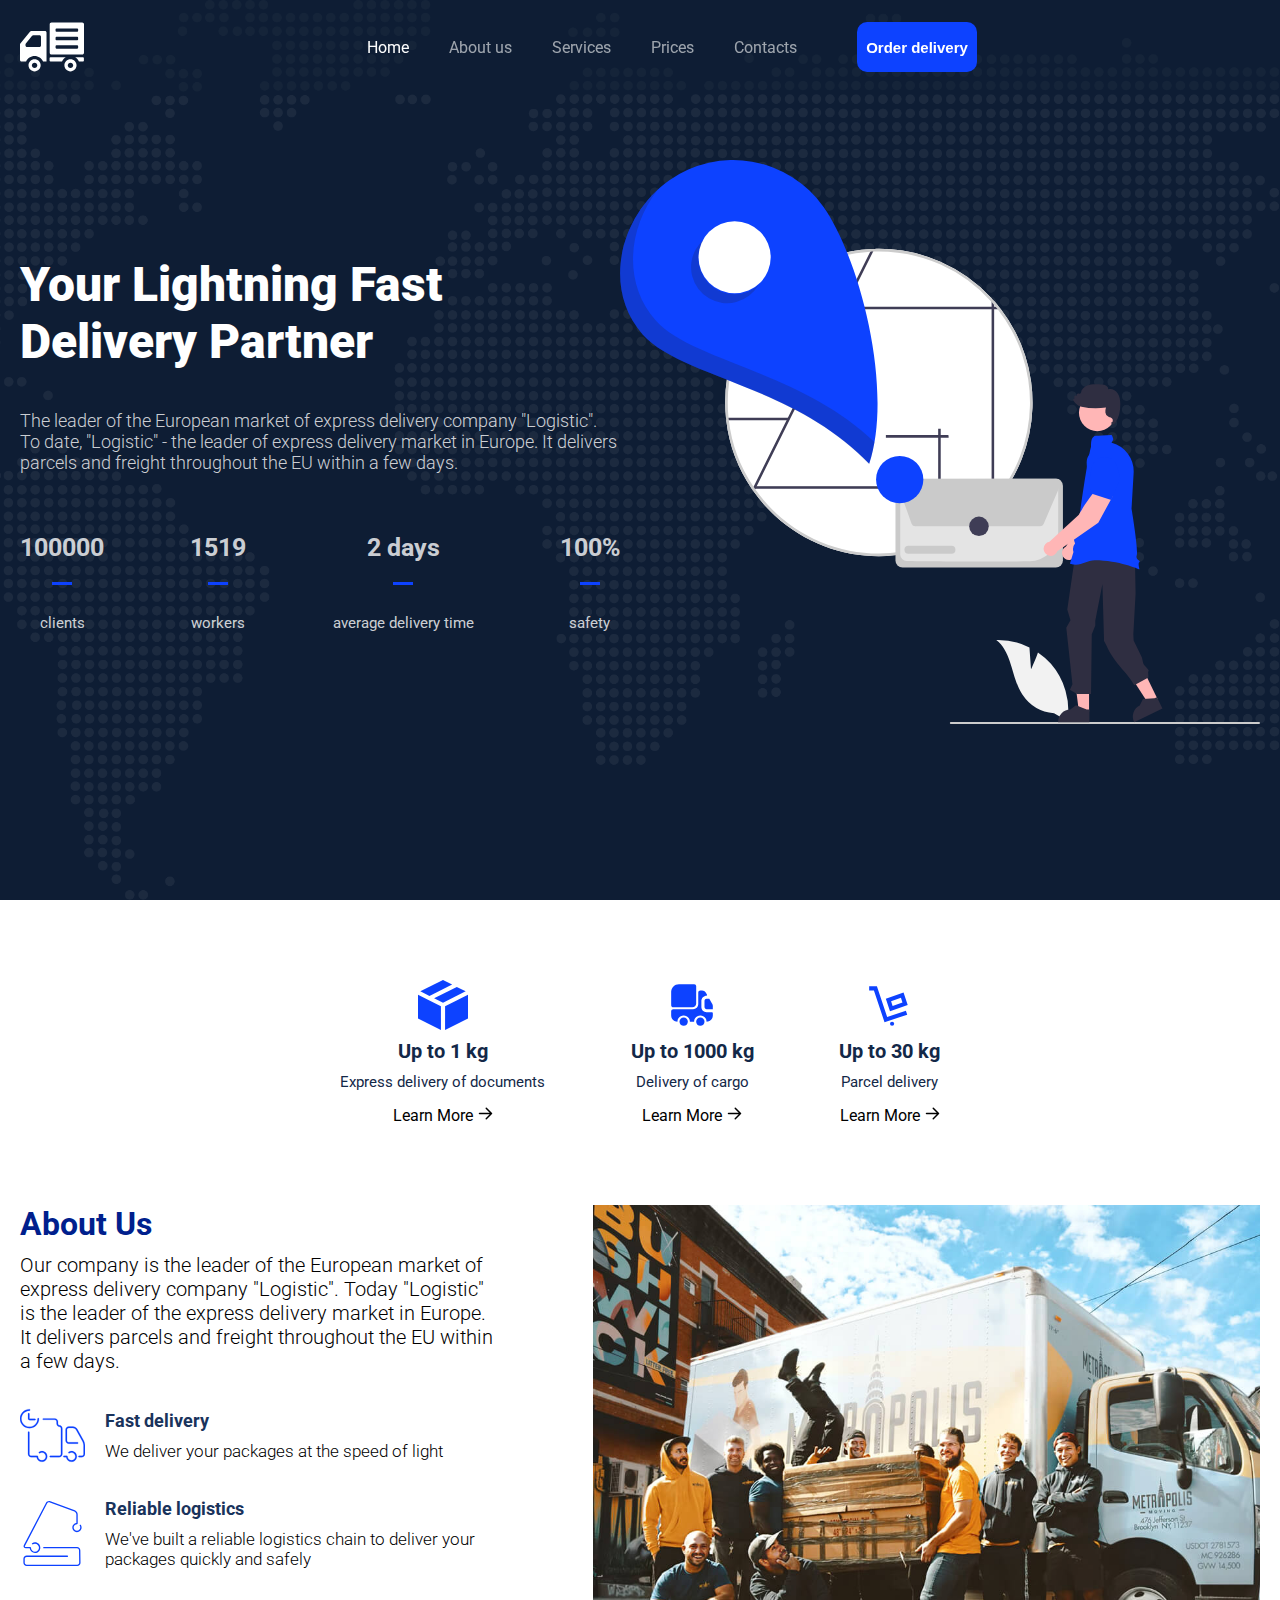
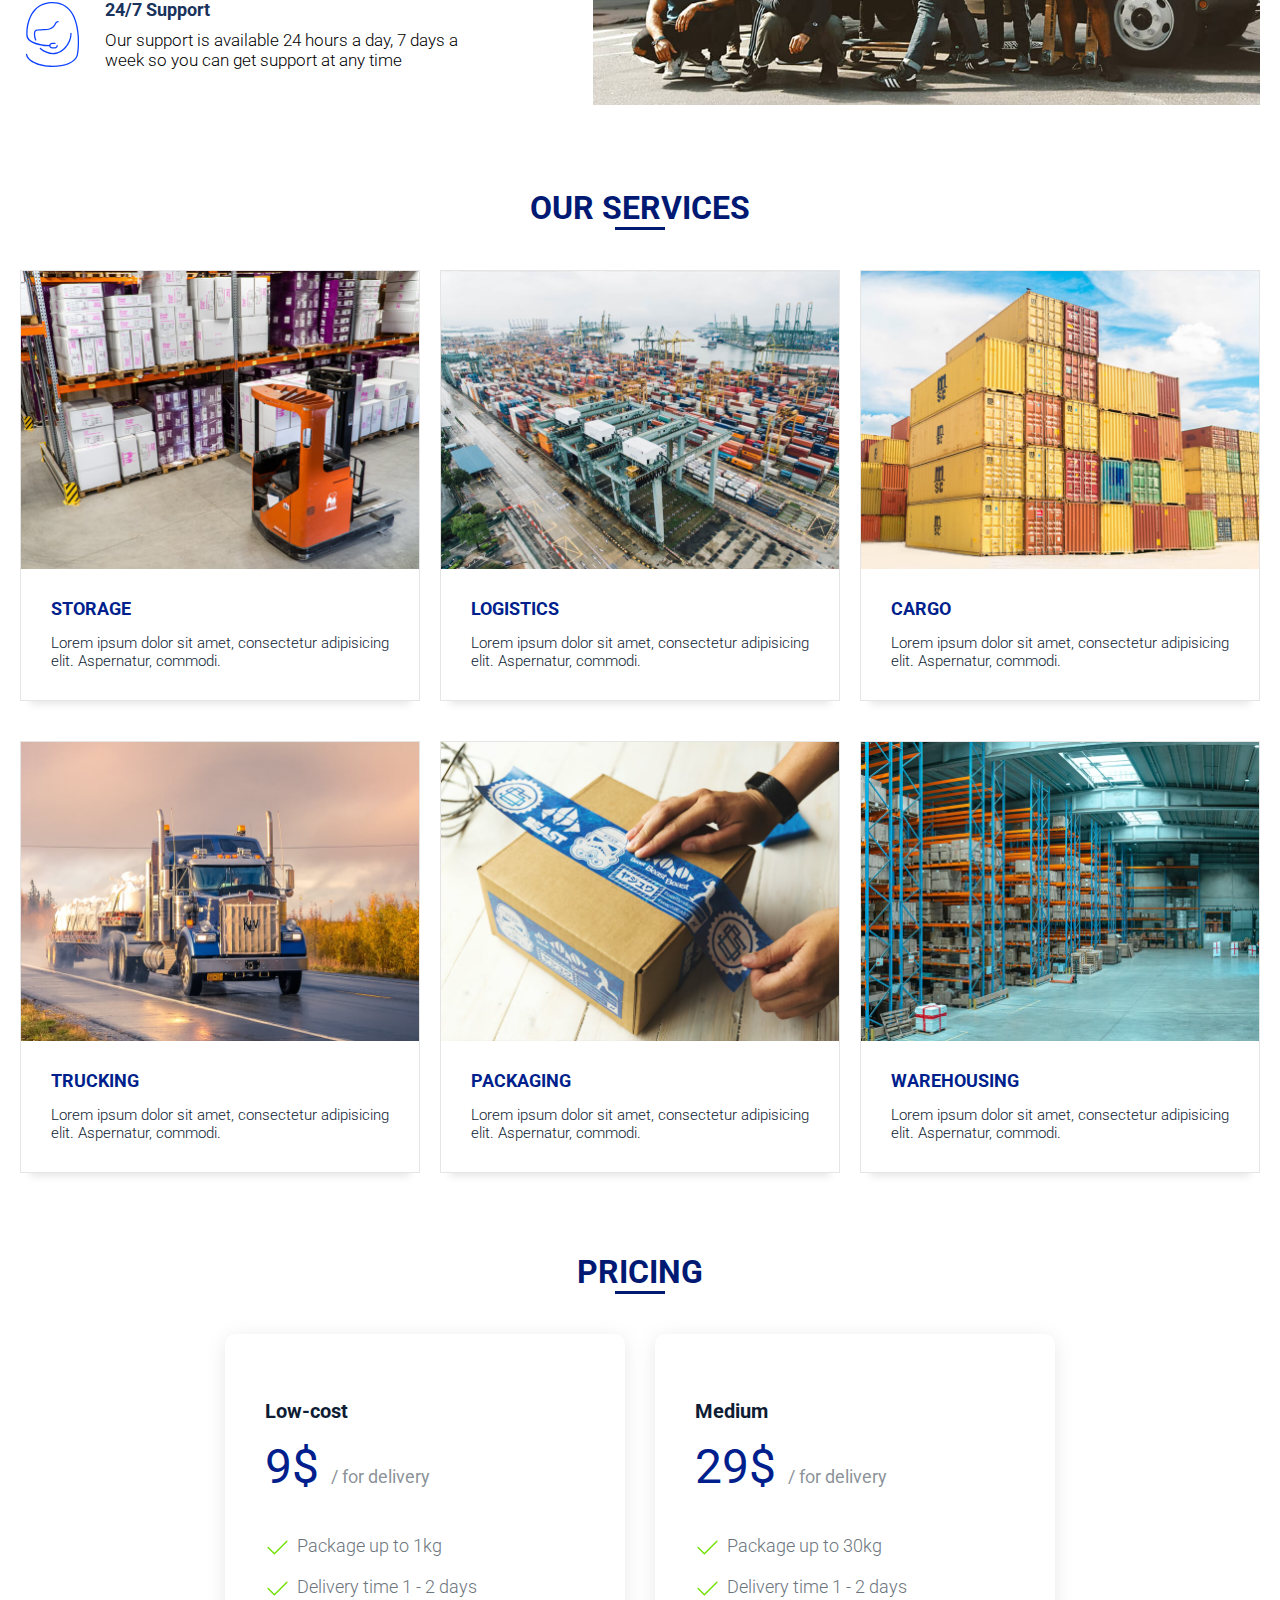
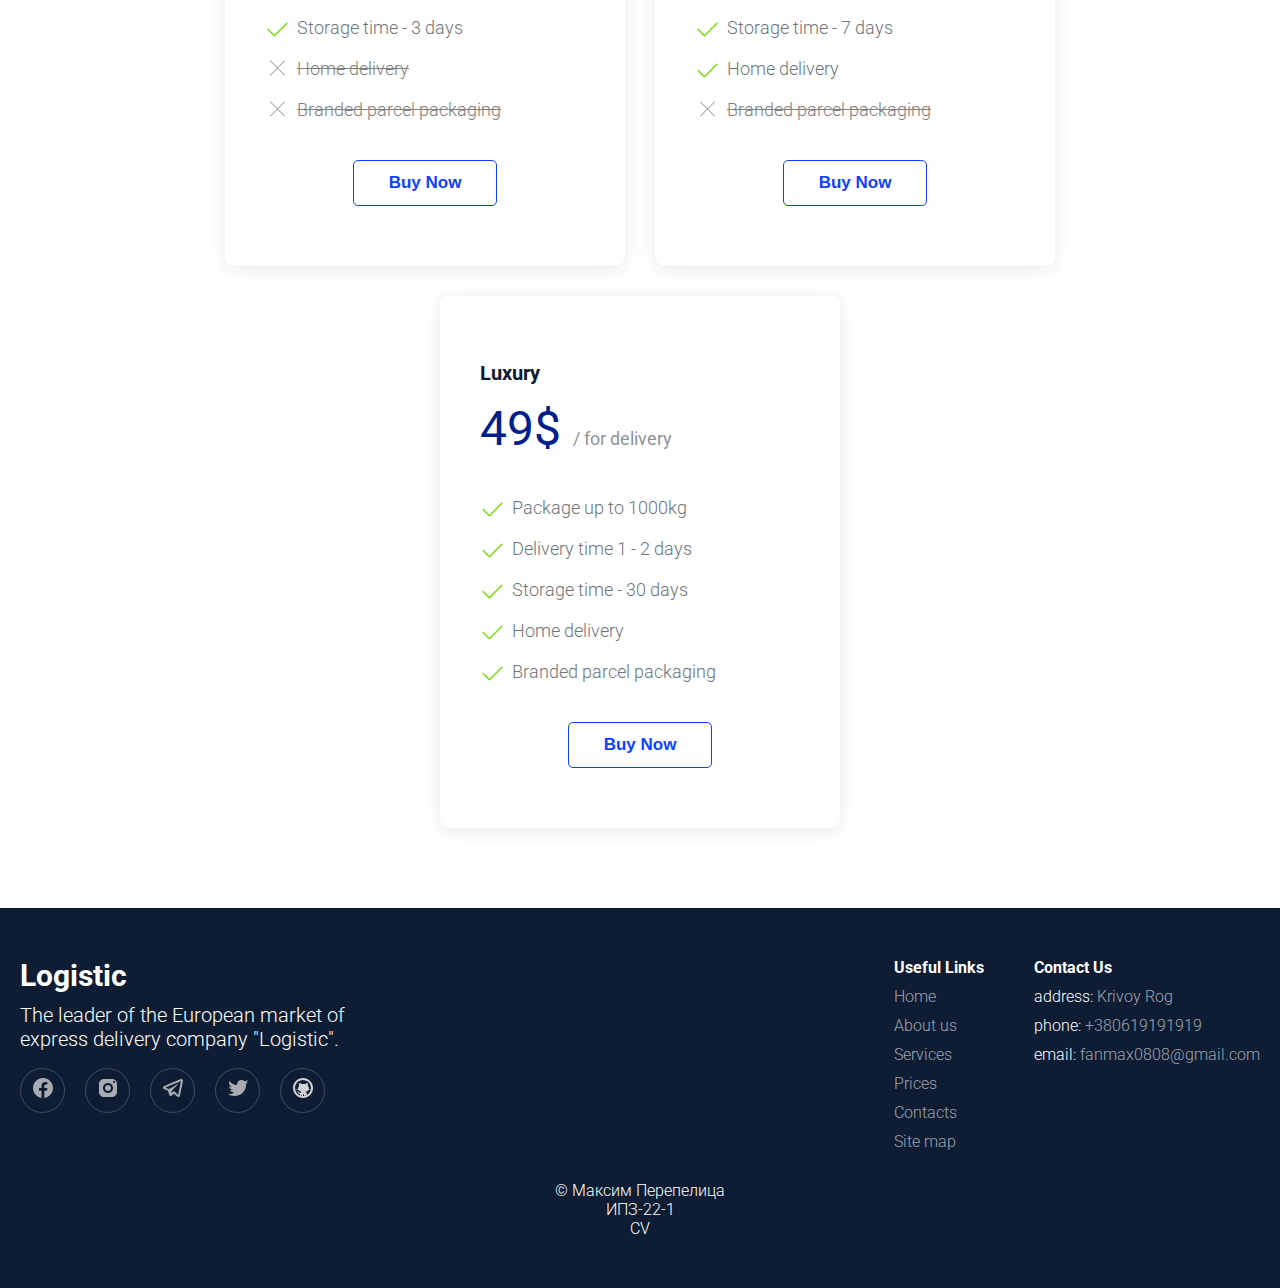
<file: pages/main/index.html>
<!doctype html>
<html lang="en">
<head>
    <meta charset="UTF-8">
    <meta name="viewport"
          content="width=device-width, user-scalable=no, initial-scale=1.0, maximum-scale=1.0, minimum-scale=1.0">
    <meta http-equiv="X-UA-Compatible" content="ie=edge">
    <meta name="description"
          content="The leader of the European market of express delivery company &quot;Logistic&quot;. To date, &quot;Logistic&quot; - the leader of express delivery market in Europe.">
    <meta name="keywords" content="delivery, logistics, mail, cargo, trucking, warehousing, packaging, storage">
    <link rel="stylesheet" href="css/style.css">

    <!--    fonts-->
    <link rel="preconnect" href="https://fonts.googleapis.com">
    <link rel="preconnect" href="https://fonts.gstatic.com" crossorigin>
    <link href="https://fonts.googleapis.com/css2?family=Roboto:ital,wght@0,100;0,300;0,500;0,700;1,400&display=swap"
          rel="stylesheet">
    <!--    fonts-->

    <title>Logistic</title>
</head>
<body>
<div class="header-and-hero__wrapper bg-image">
    <header class="header">
        <div class="wrapper">
            <div class="header__wrapper">
                <div class="header__logo">
                    <a href="#">
                        <object>
                            <svg version="1.1" id="_x32_"
                                 xmlns="http://www.w3.org/2000/svg"
                                 xmlns:xlink="http://www.w3.org/1999/xlink" viewBox="0 0 512 512" xml:space="preserve"
                                 fill="#000000"><g id="SVGRepo_bgCarrier" stroke-width="0"></g>
                                <g id="SVGRepo_tracerCarrier" stroke-linecap="round" stroke-linejoin="round"></g>
                                <g id="SVGRepo_iconCarrier">
                                    <g> <path class="st0"
                                              d="M116.683,354.34c-26.836,0-48.607,21.764-48.607,48.6c0,26.85,21.771,48.614,48.607,48.614 c26.844,0,48.608-21.764,48.608-48.614C165.29,376.104,143.526,354.34,116.683,354.34z M116.683,424.826 c-12.08,0-21.872-9.799-21.872-21.886c0-12.073,9.792-21.865,21.872-21.865c12.08,0,21.872,9.792,21.872,21.865 C138.554,415.027,128.762,424.826,116.683,424.826z"></path>
                                        <path class="st0"
                                              d="M403.8,354.34c-26.836,0-48.6,21.764-48.6,48.6c0,26.85,21.764,48.614,48.6,48.614 c26.843,0,48.606-21.764,48.606-48.614C452.406,376.104,430.643,354.34,403.8,354.34z M403.8,424.826 c-12.073,0-21.865-9.799-21.865-21.886c0-12.073,9.792-21.865,21.865-21.865c12.079,0,21.871,9.792,21.871,21.865 C425.671,415.027,415.879,424.826,403.8,424.826z"></path>
                                        <path class="st0"
                                              d="M200.127,128.622H90.502c-3.561,0-6.957,1.582-9.23,4.331l-78.48,94.163C0.986,229.268,0,231.994,0,234.815 v82.595v43.189c0,6.648,5.389,12.029,12.03,12.029h36.844c11.626-25.9,37.621-44.024,67.81-44.024 c30.196,0,56.183,18.124,67.81,44.024h27.671V140.652C212.163,134.003,206.767,128.622,200.127,128.622z M43.931,236.052 c0-2.849,0.978-5.612,2.777-7.82l50.103-61.694c2.36-2.907,5.9-4.59,9.633-4.59h49.083c6.848,0,12.404,5.554,12.404,12.411v70.011 c0,6.849-5.555,12.404-12.404,12.404H56.334c-6.85,0-12.404-5.554-12.404-12.404V236.052z"></path>
                                        <path class="st0"
                                              d="M243.532,338.792c-3.741,0-6.763,3.03-6.763,6.77v20.303c0,3.735,3.022,6.763,6.763,6.763h92.466 c6.382-14.209,17.072-26.023,30.419-33.836H243.532z"></path>
                                        <path class="st0"
                                              d="M504.381,338.792h-63.19c13.353,7.814,24.044,19.627,30.419,33.836h32.772c3.741,0,6.77-3.028,6.77-6.763 v-20.303C511.151,341.822,508.122,338.792,504.381,338.792z"></path>
                                        <path class="st0"
                                              d="M497.568,60.446H252.043c-7.964,0-14.425,6.46-14.425,14.432v226.703c0,7.972,6.461,14.432,14.425,14.432 h245.525c7.971,0,14.432-6.46,14.432-14.432V74.878C512,66.906,505.539,60.446,497.568,60.446z M458.27,134.09H291.355 c-3.741,0-6.771-3.036-6.771-6.763v-13.533c0-3.741,3.03-6.77,6.771-6.77H458.27c3.735,0,6.763,3.029,6.763,6.77v13.533 C465.033,131.054,462.005,134.09,458.27,134.09z M291.355,174.697H458.27c3.735,0,6.763,3.021,6.763,6.763V195 c0,3.727-3.028,6.763-6.763,6.763H291.355c-3.741,0-6.771-3.036-6.771-6.763v-13.54 C284.584,177.718,287.614,174.697,291.355,174.697z M291.355,242.369H458.27c3.735,0,6.763,3.022,6.763,6.763v13.533 c0,3.727-3.028,6.77-6.763,6.77H291.355c-3.741,0-6.771-3.044-6.771-6.77v-13.533C284.584,245.391,287.614,242.369,291.355,242.369 z"></path> </g> </g></svg>
                        </object>
                    </a>
                </div>
                <div class="header__navigation-wrapper">
                    <nav class="header__nav">
                        <ul class="header__nav-items">
                            <li class="active"><a href="#">Home</a></li>
                            <li><a href="../about/index.html">About us</a></li>
                            <li><a href="../services/services.html">Services</a></li>
                            <li><a href="../prices/prices.html">Prices</a></li>
                            <li><a href="../contacts/contacts.html">Contacts</a></li>
                        </ul>
                    </nav>
                    <a href="../order/order.html">
                        <button class="order-btn">
                            Order delivery
                        </button>
                    </a>
                </div>
                <div class="body-overlay"></div>
                <div class="burger-menu">
                    <div class="burger-menu-line"></div>
                    <div class="burger-menu-line"></div>
                    <div class="burger-menu-line"></div>
                </div>

                <nav class="menu">
                    <ul>
                        <li class="menu-item"><a href="#">Home</a></li>
                        <li class="menu-item"><a href="../about/index.html">About us</a></li>
                        <li class="menu-item"><a href="../services/services.html">Services</a></li>
                        <li class="menu-item"><a href="../prices/prices.html">Prices</a></li>
                        <li class="menu-item"><a href="../contacts/contacts.html">Contacts</a></li>
                    </ul>
                    <a href="../order/order.html" class="order-btn__burger-link">
                        <button class="order-btn__burger">Order delivery</button>
                    </a>
                </nav>
            </div>
        </div>
    </header>
    <div class="hero">
        <div class="wrapper">
            <div class="hero__wrapper">
                <div class="hero-left__content">
                    <h1 class="hero-title"><b>Your Lightning Fast Delivery Partner</b></h1>
                    <p class="hero-text">The leader of the European market of express delivery company "Logistic".
                        To date, "Logistic" - the leader of express delivery market in Europe. It delivers parcels
                        and freight throughout the EU within a few days.</p>

                    <div class="hero-stats__block">
                        <ol class="hero-stats__items">
                            <li class="hero-stats__item">
                                <span class="hero-stats">100000</span>
                                <br>
                                <p>clients</p>
                            </li>
                            <li class="hero-stats__item">
                                <span>1519</span>
                                <br>
                                <p>workers</p>
                            </li>
                            <li class="hero-stats__item">
                                <span>2 days</span>
                                <br>
                                <p>average delivery time</p>
                            </li>
                            <li class="hero-stats__item">
                                <span>100%</span>
                                <br>
                                <p>safety</p>
                            </li>
                        </ol>
                    </div>
                </div>
                <div class="hero-right__content">
                    <img class="hero-img" src="../../source/images/hero-img.svg" alt="hero-img">
                </div>
            </div>
        </div>
    </div>
</div>

<main>
    <section class="about-section" id="about-section">
        <div class="wrapper">
            <div class="about__wrapper">
                <div class="about-info">
                    <ul class="about-info__list">
                        <li class="about-info__list-item">
                            <div class="about-list__icon">
                                <svg viewBox="0 0 12 12" enable-background="new 0 0 12 12" id="Слой_1" version="1.1"
                                     xml:space="preserve" xmlns="http://www.w3.org/2000/svg"
                                     xmlns:xlink="http://www.w3.org/1999/xlink" fill="#000000"><g id="SVGRepo_bgCarrier" stroke-width="0"></g>
                                    <g id="SVGRepo_tracerCarrier" stroke-linecap="round" stroke-linejoin="round"></g>
                                    <g id="SVGRepo_iconCarrier"> <g> <g> <polygon
                                            points="2.75,3.815918 8.190918,1.095459 6,0 0.559082,2.720459 "></polygon> </g>
                                        <g> <polygon
                                                points="9.309082,1.654541 3.8681641,4.375 6,5.440918 11.440918,2.720459 "></polygon> </g>
                                        <g> <polygon
                                                points="5.5,6.309082 0,3.559082 0,9.25 5.5,12 "></polygon> </g>
                                        <g> <polygon
                                                points="6.5,6.309082 6.5,12 12,9.25 12,3.559082 "></polygon> </g> </g> </g></svg>
                            </div>
                            <div class="about-list__content">
                                <h4>Up to 1 kg</h4>
                                <p>Express delivery of documents</p>
                                <span><a href="../services/services.html">Learn More</a></span>
                            </div>
                        </li>
                        <li class="about-info__list-item">
                            <div class="about-list__icon">
                                <svg viewBox="0 0 24 24" fill="none" xmlns="http://www.w3.org/2000/svg">
                                    <g id="SVGRepo_bgCarrier" stroke-width="0"></g>
                                    <g id="SVGRepo_tracerCarrier" stroke-linecap="round" stroke-linejoin="round"></g>
                                    <g id="SVGRepo_iconCarrier">
                                        <path d="M14 2.92V11.23C14 12.25 13.17 13.08 12.15 13.08H3C2.45 13.08 2 12.63 2 12.08V5.69C2 3.65 3.65 2 5.69 2H13.07C13.59 2 14 2.41 14 2.92Z"
                                        ></path>
                                        <path d="M21.5 15.5C21.78 15.5 22 15.72 22 16V17C22 18.66 20.66 20 19 20C19 18.35 17.65 17 16 17C14.35 17 13 18.35 13 20H11C11 18.35 9.65 17 8 17C6.35 17 5 18.35 5 20C3.34 20 2 18.66 2 17V15C2 14.45 2.45 14 3 14H12.5C13.88 14 15 12.88 15 11.5V6C15 5.45 15.45 5 16 5H16.84C17.56 5 18.22 5.39 18.58 6.01L19.22 7.13C19.31 7.29 19.19 7.5 19 7.5C17.62 7.5 16.5 8.62 16.5 10V13C16.5 14.38 17.62 15.5 19 15.5H21.5Z"
                                        ></path>
                                        <path d="M8 22C9.10457 22 10 21.1046 10 20C10 18.8954 9.10457 18 8 18C6.89543 18 6 18.8954 6 20C6 21.1046 6.89543 22 8 22Z"
                                        ></path>
                                        <path d="M16 22C17.1046 22 18 21.1046 18 20C18 18.8954 17.1046 18 16 18C14.8954 18 14 18.8954 14 20C14 21.1046 14.8954 22 16 22Z"
                                        ></path>
                                        <path d="M22 12.53V14H19C18.45 14 18 13.55 18 13V10C18 9.45 18.45 9 19 9H20.29L21.74 11.54C21.91 11.84 22 12.18 22 12.53Z"
                                        ></path>
                                    </g>
                                </svg>
                            </div>
                            <div class="about-list__content">
                                <h4>Up to 1000 kg</h4>
                                <p>Delivery of cargo</p>
                                <span><a href="../services/services.html">Learn More</a></span>
                            </div>
                        </li>
                        <li class="about-info__list-item">
                            <div class="about-list__icon">
                                <svg viewBox="0 0 48 48" xmlns="http://www.w3.org/2000/svg" fill="#000000">
                                    <g id="SVGRepo_bgCarrier" stroke-width="0"></g>
                                    <g id="SVGRepo_tracerCarrier" stroke-linecap="round" stroke-linejoin="round"></g>
                                    <g id="SVGRepo_iconCarrier">
                                        <path d="M0 0h48v48H0z" fill="none"></path>
                                        <g id="Shopicon">
                                            <polygon
                                                    points="39.265,29.47 21.265,35.47 11.441,6 4,6 4,10 8.559,10 18.735,40.53 40.53,33.265 "></polygon>
                                            <path d="M37,12l-17,6l4,12l17-6L37,12z M26.507,24.873l-1.47-4.409l9.455-3.337l1.47,4.409L26.507,24.873z"></path>
                                            <circle cx="26" cy="42" r="2"></circle>
                                        </g>
                                    </g>
                                </svg>
                            </div>
                            <div class="about-list__content">
                                <h4>Up to 30 kg</h4>
                                <p>Parcel delivery</p>
                                <span><a href="../services/services.html">Learn More</a></span>
                            </div>
                        </li>
                    </ul>
                </div>
                <div class="about-us__wrapper">
                    <div class="about-us__left-content">
                        <h3 class="about-us-title">About Us</h3>
                        <p class="about-us-text">Our company is the leader of the European market of express delivery
                            company "Logistic".
                            Today "Logistiс" is the leader of the express delivery market in Europe. It delivers parcels
                            and freight throughout the EU within a few days.</p>

                        <div>
                            <ul class="about-us__list">
                                <li class="about-us__item">
                                    <img class="about-us__item-icon"
                                         src="../../source/images/icons/logistics-delivery-ultrathin-transport-svgrepo-com.svg"
                                         alt="transport-icon">
                                    <div class="about-us__item-content">
                                        <h4 class="about-us__item-title">Fast delivery</h4>
                                        <p class="about-us__item-text">We deliver your packages at the speed of
                                            light</p>
                                    </div>
                                </li>
                                <li class="about-us__item">
                                    <img class="about-us__item-icon"
                                         src="../../source/images/icons/logistics-ultrathin-crane-svgrepo-com.svg"
                                         alt="logistic-icon">
                                    <div class="about-us__item-content">
                                        <h4 class="about-us__item-title">Reliable logistics</h4>
                                        <p class="about-us__item-text">We've built a reliable logistics chain to deliver
                                            your packages quickly and
                                            safely</p>
                                    </div>
                                </li>
                                <li class="about-us__item">
                                    <img class="about-us__item-icon"
                                         src="../../source/images/icons/logistics-call-center-woman-svgrepo-com.svg"
                                         alt="Call-center-icon">
                                    <div class="about-us__item-content">
                                        <h4 class="about-us__item-title">24/7 Support</h4>
                                        <p class="about-us__item-text">Our support is available 24 hours a day, 7 days a
                                            week so you can get support
                                            at any time</p>
                                    </div>
                                </li>
                            </ul>
                        </div>
                    </div>
                    <div class="about-us__right-content">
                        <img class="about-us__img" src="../../source/images/about.jpg" alt="about-img">
                    </div>
                </div>
            </div>
        </div>
    </section>
    <section class="services-section" id="services-section">
        <div class="wrapper">
            <div class="services__wrapper">
                <h2 class="title services-section__title">Our Services</h2>

                <div>
                    <ol class="services-row">
                        <!--                    1-->
                        <li class="services-row__card img-hover">
                            <a href="../services/services.html">
                                <div class="services-row__card-img">
                                    <img src="../../source/images/storage-service.jpg" alt="storage-service">
                                </div>
                                <div class="services-row__card-content">
                                    <h4 class="services-row__item-title">Storage</h4>
                                    <p class="services-row__item-text">Lorem ipsum dolor sit amet, consectetur
                                        adipisicing
                                        elit. Aspernatur, commodi.</p>
                                </div>
                            </a>
                        </li>
                        <!--                    2-->
                        <li class="services-row__card img-hover">
                            <a href="../services/services.html">
                                <div class="services-row__card-img">
                                    <img src="../../source/images/logistics-service.jpg" alt="logistics-service">
                                </div>
                                <div class="services-row__card-content">
                                    <h4 class="services-row__item-title">logistics</h4>
                                    <p class="services-row__item-text">Lorem ipsum dolor sit amet, consectetur
                                        adipisicing
                                        elit. Aspernatur, commodi.</p>
                                </div>
                            </a>
                        </li>
                        <!--                    3-->
                        <li class="services-row__card img-hover">
                            <a href="../services/services.html">
                                <div class="services-row__card-img">
                                    <img src="../../source/images/cargo-service.jpg" alt="cargo-service">
                                </div>
                                <div class="services-row__card-content">
                                    <h4 class="services-row__item-title">Cargo</h4>
                                    <p class="services-row__item-text">Lorem ipsum dolor sit amet, consectetur
                                        adipisicing
                                        elit. Aspernatur, commodi.</p>
                                </div>
                            </a>
                        </li>
                        <!--                    4-->
                        <li class="services-row__card img-hover">
                            <a href="../services/services.html">
                                <div class="services-row__card-img">
                                    <img src="../../source/images/trucking-service.jpg" alt="trucking-service">
                                </div>
                                <div class="services-row__card-content">
                                    <h4 class="services-row__item-title">Trucking</h4>
                                    <p class="services-row__item-text">Lorem ipsum dolor sit amet, consectetur
                                        adipisicing
                                        elit. Aspernatur, commodi.</p>
                                </div>
                            </a>
                        </li>
                        <!--                    5-->
                        <li class="services-row__card img-hover">
                            <a href="../services/services.html">
                                <div class="services-row__card-img">
                                    <img src="../../source/images/packaging-service.jpg" alt="packaging-service">
                                </div>
                                <div class="services-row__card-content">
                                    <h4 class="services-row__item-title">Packaging</h4>
                                    <p class="services-row__item-text">Lorem ipsum dolor sit amet, consectetur
                                        adipisicing
                                        elit. Aspernatur, commodi.</p>
                                </div>
                            </a>
                        </li>
                        <!--                    6-->
                        <li class="services-row__card img-hover">
                            <a href="../services/services.html">
                                <div class="services-row__card-img">
                                    <img src="../../source/images/warehousing-service.jpg" alt="warehousing-service">
                                </div>
                                <div class="services-row__card-content">
                                    <h4 class="services-row__item-title">Warehousing</h4>
                                    <p class="services-row__item-text">Lorem ipsum dolor sit amet, consectetur
                                        adipisicing
                                        elit. Aspernatur, commodi.</p>
                                </div>
                            </a>
                        </li>
                    </ol>
                </div>
            </div>
        </div>
    </section>
    <section class="pricing-section" id="pricing-section">
        <div class="wrapper">
            <div class="pricing__wrapper">
                <h2 class="title">Pricing</h2>

                <div>
                    <ol class="pricing__items-list">
                        <li class="pricing-item">
                            <h3>Low-cost</h3>
                            <h4>9$ <span>/ for delivery</span></h4>
                            <ul class="pricing-item__inner-list low-cost__list">
                                <li><p>Package up to 1kg</p></li>
                                <li>Delivery time 1 - 2 days</li>
                                <li>Storage time - 3 days</li>
                                <li>Home delivery</li>
                                <li>Branded parcel packaging</li>
                            </ul>
                            <button class="pricing-btn"><a href="../order/order.html">Buy Now</a></button>
                        </li>
                        <li class="pricing-item">
                            <h3>Medium</h3>
                            <h4>29$ <span>/ for delivery</span></h4>
                            <ul class="pricing-item__inner-list medium-cost__list">
                                <li>Package up to 30kg</li>
                                <li>Delivery time 1 - 2 days</li>
                                <li>Storage time - 7 days</li>
                                <li>Home delivery</li>
                                <li>Branded parcel packaging</li>
                            </ul>
                            <button class="pricing-btn"><a href="../order/order.html">Buy Now</a></button>
                        </li>
                        <li class="pricing-item">
                            <h3>Luxury</h3>
                            <h4>49$ <span>/ for delivery</span></h4>
                            <ul class="pricing-item__inner-list luxury-cost__list">
                                <li>Package up to 1000kg</li>
                                <li>Delivery time 1 - 2 days</li>
                                <li>Storage time - 30 days</li>
                                <li>Home delivery</li>
                                <li>Branded parcel packaging</li>
                            </ul>
                            <button class="pricing-btn"><a href="../order/order.html">Buy Now</a></button>
                        </li>
                    </ol>
                </div>
            </div>
        </div>
    </section>
</main>

<footer class="footer" id="footer-section">
    <div class="wrapper">
        <div class="footer__wrapper">
            <div class="wrapper__first-content">
                <h4 class="footer-logo-name">Logistic</h4>
                <p class="footer-logo-text">The leader of the European market of express delivery company
                    "Logistic".</p>

                <div>
                    <ol class="social__list">
                        <li>
                            <a href="#">
                                <img src="../../source/images/icons/icons8-facebook.svg" alt="Facebook">
                            </a>
                        </li>
                        <li>
                            <a href="#">
                                <img src="../../source/images/icons/icons8-instagram.svg" alt="Instagram">
                            </a>
                        </li>
                        <li>
                            <a href="#">
                                <img src="../../source/images/icons/icons8-telegram-app.svg" alt="Telegram">
                            </a>
                        </li>
                        <li>
                            <a href="#">
                                <img src="../../source/images/icons/icons8-twitter.svg" alt="Twitter">
                            </a>
                        </li>
                        <li>
                            <a href="#">
                                <img src="../../source/images/icons/icons8-github.svg" alt="Github">
                            </a>
                        </li>
                    </ol>
                </div>
            </div>

            <div class="wrapper__second-content">
                <div>
                    <h5 class="useful-links-title">Useful Links</h5>
                    <ul class="useful-links__list">
                        <li><a href="#">Home</a></li>
                        <li><a href="../about/index.html">About us</a></li>
                        <li><a href="../services/services.html">Services</a></li>
                        <li><a href="../prices/prices.html">Prices</a></li>
                        <li><a href="../contacts/contacts.html">Contacts</a></li>
                        <li><a href="../sitemap/sitemap.html">Site map</a></li>
                    </ul>
                </div>

                <div>
                    <h5 class="contact-us-title">Contact Us</h5>
                    <ol class="contact-us__list">
                        <li><p><span>address:</span> Krivoy Rog</p></li>
                        <li><p><span>phone:</span> +380619191919</p></li>
                        <li><p><span>email:</span> fanmax0808@gmail.com</p></li>
                    </ol>
                </div>
            </div>
        </div>
        <div class="copyright">
            <p>© Максим Перепелица</p>
            <p>ИПЗ-22-1</p>
            <p><a href="../cv/resume.html" style="color: #ffffff">CV</a></p>
        </div>
    </div>
</footer>

<script src="../../modules/burgerMenu.js"></script>
</body>
</html>
</file>
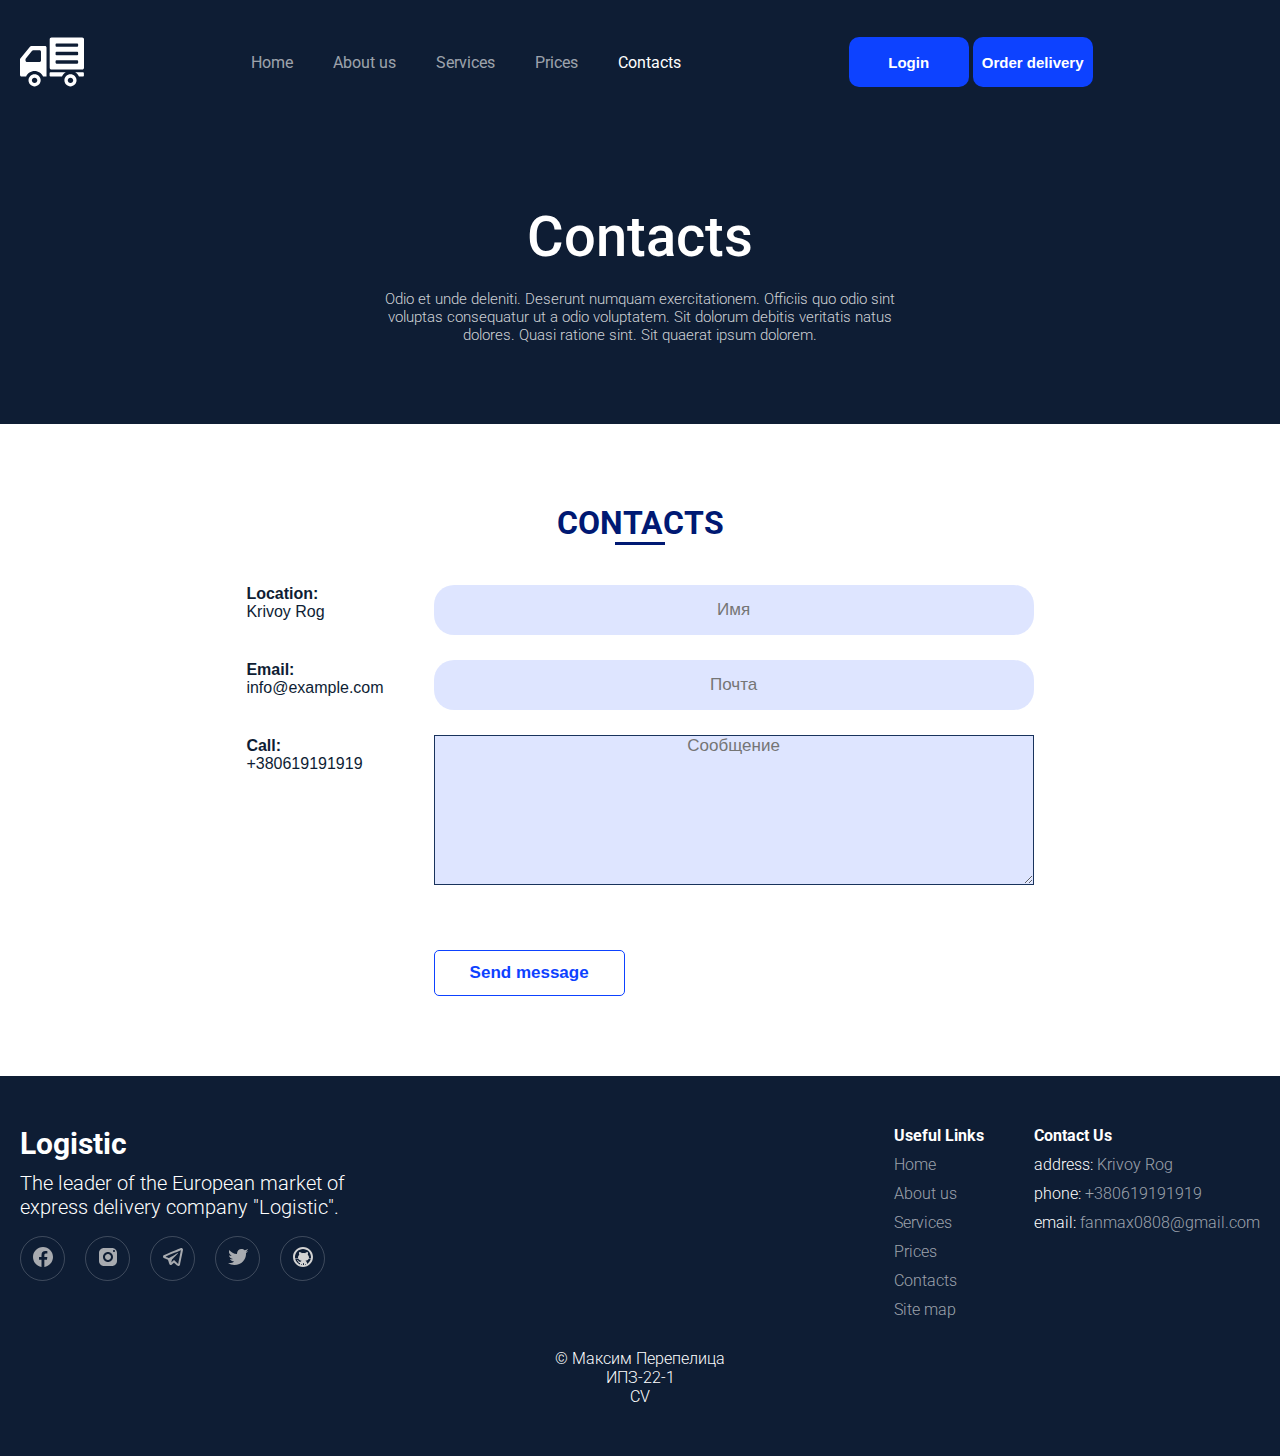
<file: pages/contacts/contacts.html>
<!doctype html>
<html lang="en">
<head>
    <meta charset="UTF-8">
    <meta name="viewport"
          content="width=device-width, user-scalable=no, initial-scale=1.0, maximum-scale=1.0, minimum-scale=1.0">
    <meta http-equiv="X-UA-Compatible" content="ie=edge">
    <meta name="description"
          content="The leader of the European market of express delivery company &quot;Logistic&quot;. To date, &quot;Logistic&quot; - the leader of express delivery market in Europe.">
    <meta name="keywords"
          content="logistic contacts, delivery, logistics, mail, cargo, trucking, warehousing, packaging, storage">

    <!--    fonts-->
    <link rel="preconnect" href="https://fonts.googleapis.com">
    <link rel="preconnect" href="https://fonts.gstatic.com" crossorigin>
    <link href="https://fonts.googleapis.com/css2?family=Roboto:ital,wght@0,100;0,300;0,500;0,700;1,400&display=swap"
          rel="stylesheet">
    <!--    fonts-->
    <link rel="stylesheet" href="css/style.css">

    <title>Logistic contacts</title>
</head>
<body>
<div class="header-and-hero__wrapper bg-image">
    <header class="header">
        <div class="wrapper">
            <div class="header__wrapper">
                <div class="header__logo">
                    <a href="../main/index.html">
                        <object>
                            <svg version="1.1" id="_x32_"
                                 xmlns="http://www.w3.org/2000/svg"
                                 xmlns:xlink="http://www.w3.org/1999/xlink" viewBox="0 0 512 512" xml:space="preserve"
                                 fill="#000000"><g id="SVGRepo_bgCarrier" stroke-width="0"></g>
                                <g id="SVGRepo_tracerCarrier" stroke-linecap="round" stroke-linejoin="round"></g>
                                <g id="SVGRepo_iconCarrier">
                                    <g> <path class="st0"
                                              d="M116.683,354.34c-26.836,0-48.607,21.764-48.607,48.6c0,26.85,21.771,48.614,48.607,48.614 c26.844,0,48.608-21.764,48.608-48.614C165.29,376.104,143.526,354.34,116.683,354.34z M116.683,424.826 c-12.08,0-21.872-9.799-21.872-21.886c0-12.073,9.792-21.865,21.872-21.865c12.08,0,21.872,9.792,21.872,21.865 C138.554,415.027,128.762,424.826,116.683,424.826z"></path>
                                        <path class="st0"
                                              d="M403.8,354.34c-26.836,0-48.6,21.764-48.6,48.6c0,26.85,21.764,48.614,48.6,48.614 c26.843,0,48.606-21.764,48.606-48.614C452.406,376.104,430.643,354.34,403.8,354.34z M403.8,424.826 c-12.073,0-21.865-9.799-21.865-21.886c0-12.073,9.792-21.865,21.865-21.865c12.079,0,21.871,9.792,21.871,21.865 C425.671,415.027,415.879,424.826,403.8,424.826z"></path>
                                        <path class="st0"
                                              d="M200.127,128.622H90.502c-3.561,0-6.957,1.582-9.23,4.331l-78.48,94.163C0.986,229.268,0,231.994,0,234.815 v82.595v43.189c0,6.648,5.389,12.029,12.03,12.029h36.844c11.626-25.9,37.621-44.024,67.81-44.024 c30.196,0,56.183,18.124,67.81,44.024h27.671V140.652C212.163,134.003,206.767,128.622,200.127,128.622z M43.931,236.052 c0-2.849,0.978-5.612,2.777-7.82l50.103-61.694c2.36-2.907,5.9-4.59,9.633-4.59h49.083c6.848,0,12.404,5.554,12.404,12.411v70.011 c0,6.849-5.555,12.404-12.404,12.404H56.334c-6.85,0-12.404-5.554-12.404-12.404V236.052z"></path>
                                        <path class="st0"
                                              d="M243.532,338.792c-3.741,0-6.763,3.03-6.763,6.77v20.303c0,3.735,3.022,6.763,6.763,6.763h92.466 c6.382-14.209,17.072-26.023,30.419-33.836H243.532z"></path>
                                        <path class="st0"
                                              d="M504.381,338.792h-63.19c13.353,7.814,24.044,19.627,30.419,33.836h32.772c3.741,0,6.77-3.028,6.77-6.763 v-20.303C511.151,341.822,508.122,338.792,504.381,338.792z"></path>
                                        <path class="st0"
                                              d="M497.568,60.446H252.043c-7.964,0-14.425,6.46-14.425,14.432v226.703c0,7.972,6.461,14.432,14.425,14.432 h245.525c7.971,0,14.432-6.46,14.432-14.432V74.878C512,66.906,505.539,60.446,497.568,60.446z M458.27,134.09H291.355 c-3.741,0-6.771-3.036-6.771-6.763v-13.533c0-3.741,3.03-6.77,6.771-6.77H458.27c3.735,0,6.763,3.029,6.763,6.77v13.533 C465.033,131.054,462.005,134.09,458.27,134.09z M291.355,174.697H458.27c3.735,0,6.763,3.021,6.763,6.763V195 c0,3.727-3.028,6.763-6.763,6.763H291.355c-3.741,0-6.771-3.036-6.771-6.763v-13.54 C284.584,177.718,287.614,174.697,291.355,174.697z M291.355,242.369H458.27c3.735,0,6.763,3.022,6.763,6.763v13.533 c0,3.727-3.028,6.77-6.763,6.77H291.355c-3.741,0-6.771-3.044-6.771-6.77v-13.533C284.584,245.391,287.614,242.369,291.355,242.369 z"></path> </g> </g></svg>
                        </object>
                    </a>
                </div>
                <div class="header__navigation-wrapper">
                    <nav class="header__nav">
                        <ul class="header__nav-items">
                            <li><a href="../main/index.html">Home</a></li>
                            <li><a href="../about/index.html">About us</a></li>
                            <li><a href="../services/services.html">Services</a></li>
                            <li><a href="../prices/prices.html">Prices</a></li>
                            <li class="active"><a href="#contacts-section">Contacts</a></li>
                        </ul>
                    </nav>
                </div>
                <div>
                    <a href="../registration/login/login.html">
                        <button class="order-btn">
                            Login
                        </button>
                    </a>
                    <a href="../order/order.html">
                        <button class="order-btn">
                            Order delivery
                        </button>
                    </a>
                </div>
                <div class="body-overlay"></div>

                <div class="burger-menu">
                    <div class="burger-menu-line"></div>
                    <div class="burger-menu-line"></div>
                    <div class="burger-menu-line"></div>
                </div>

                <nav class="menu">
                    <ul>
                        <li class="menu-item"><a href="../main/index.html">Home</a></li>
                        <li class="menu-item"><a href="../about/index.html">About us</a></li>
                        <li class="menu-item"><a href="../services/services.html">Services</a></li>
                        <li class="menu-item"><a href="../prices/prices.html">Prices</a></li>
                        <li class="menu-item"><a href="#contacts-section">Contacts</a></li>
                    </ul>
                    <a href="../registration/login/login.html">
                        <button class="order-btn__burger">
                            Login
                        </button>
                    </a>
                    <a href="../order/order.html" class="order-btn__burger-link">
                        <button class="order-btn__burger">Order delivery</button>
                    </a>
                </nav>
            </div>
        </div>
    </header>
    <div class="hero">
        <div class="wrapper">
            <div class="hero__wrapper">
                <h1 class="hero-title">Contacts</h1>
                <p class="hero-text">Odio et unde deleniti. Deserunt numquam exercitationem. Officiis quo odio sint
                    voluptas consequatur ut a odio voluptatem. Sit dolorum debitis veritatis natus dolores. Quasi
                    ratione sint. Sit quaerat ipsum dolorem.</p>
            </div>
        </div>
    </div>
</div>

<main>
    <section class="contacts-section" id="contacts-section">
        <div class="wrapper">
            <div class="contacts__wrapper">
                <h2 class="contacts-title">Contacts</h2>

                <div class="content-wrapper">
                    <ul class="contacts-list">
                        <li><span>Location: <br></span>Krivoy Rog</li>
                        <li><span>Email: <br></span>info@example.com</li>
                        <li><span>Call: <br></span>+380619191919</li>
                    </ul>

                    <form action="#" method="post" class="contact-form">
                        <input type="text" id="name" name="name" placeholder="Имя" required>

                        <input type="email" id="email" name="email" placeholder="Почта" required>

                        <textarea id="message" name="message" placeholder="Сообщение" required></textarea>

                        <div class="contacts-btn__wrapper">
                            <a class="contacts-btn" href="../order/order.html">
                                <button type="submit">Send message</button>
                            </a>
                        </div>
                    </form>
                </div>
            </div>
        </div>
    </section>
</main>

<footer class="footer" id="footer-section">
    <div class="wrapper">
        <div class="footer__wrapper">
            <div class="wrapper__first-content">
                <h4 class="footer-logo-name">Logistic</h4>
                <p class="footer-logo-text">The leader of the European market of express delivery company
                    "Logistic".</p>

                <div>
                    <ol class="social__list">
                        <li>
                            <a href="#">
                                <img src="../../source/images/icons/icons8-facebook.svg" alt="Facebook">
                            </a>
                        </li>
                        <li>
                            <a href="#">
                                <img src="../../source/images/icons/icons8-instagram.svg" alt="Instagram">
                            </a>
                        </li>
                        <li>
                            <a href="#">
                                <img src="../../source/images/icons/icons8-telegram-app.svg" alt="Telegram">
                            </a>
                        </li>
                        <li>
                            <a href="#">
                                <img src="../../source/images/icons/icons8-twitter.svg" alt="Twitter">
                            </a>
                        </li>
                        <li>
                            <a href="#">
                                <img src="../../source/images/icons/icons8-github.svg" alt="Github">
                            </a>
                        </li>
                    </ol>
                </div>
            </div>

            <div class="wrapper__second-content">
                <div>
                    <h5 class="useful-links-title">Useful Links</h5>
                    <ul class="useful-links__list">
                        <li><a href="../main/index.html">Home</a></li>
                        <li><a href="../about/index.html">About us</a></li>
                        <li><a href="../services/services.html">Services</a></li>
                        <li><a href="../prices/prices.html">Prices</a></li>
                        <li><a href="#contacts-section">Contacts</a></li>
                        <li><a href="../sitemap/sitemap.html">Site map</a></li>
                    </ul>
                </div>

                <div>
                    <h5 class="contact-us-title">Contact Us</h5>
                    <ol class="contact-us__list">
                        <li><p><span>address:</span> Krivoy Rog</p></li>
                        <li><p><span>phone:</span> +380619191919</p></li>
                        <li><p><span>email:</span> fanmax0808@gmail.com</p></li>
                    </ol>
                </div>
            </div>
        </div>
        <div class="copyright">
            <p>© Максим Перепелица</p>
            <p>ИПЗ-22-1</p>
            <p><a href="../cv/resume.html" style="color: #ffffff">CV</a></p>
        </div>
    </div>
</footer>

<script src="../../modules/burgerMenu.js"></script>
</body>
</html>
</file>
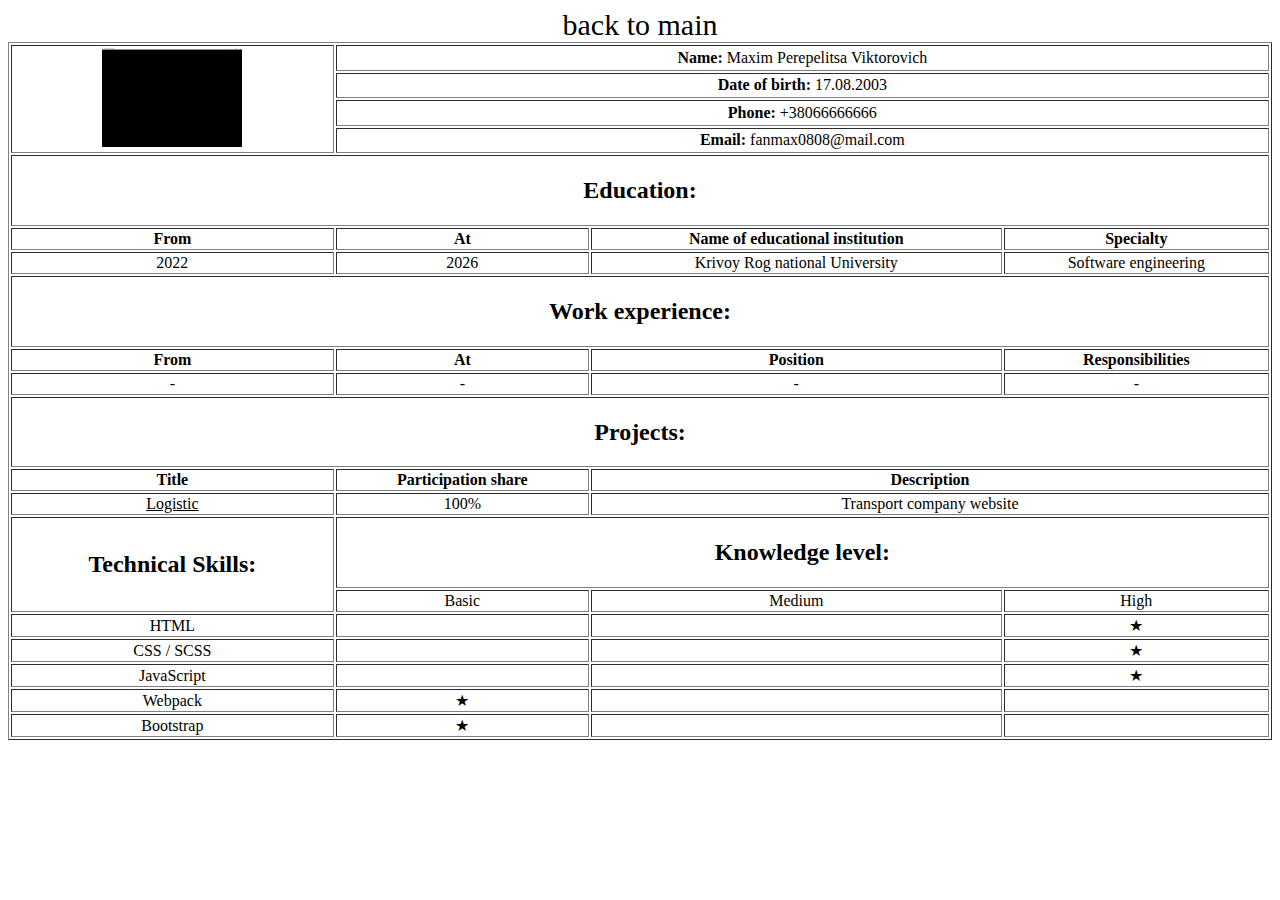
<file: pages/cv/resume.html>
<!doctype html>
<html lang="en">
<head>
    <meta charset="UTF-8">
    <meta name="viewport"
          content="width=device-width, user-scalable=no, initial-scale=1.0, maximum-scale=1.0, minimum-scale=1.0">
    <meta http-equiv="X-UA-Compatible" content="ie=edge">
    <title>Document</title>
</head>
<body>
<div style="display: flex; justify-content: center">
    <a href="../main/index.html"
       style="font-size: 30px; color: black; text-decoration: none">back
        to main
    </a>
</div>
<table width="100%" border="1" style="text-align: center">
    <tr>
        <td rowspan="4">
            <img src="../../source/images/0EM3g000000cev7.jpg" width="140" height="100" alt="Мое фото">
        </td>
        <td colspan="3"><b>Name:</b> Maxim Perepelitsa Viktorovich</td>
    </tr>
    <tr>
        <td colspan="3"><b>Date of birth:</b> 17.08.2003</td>
    </tr>
    <tr>
        <td colspan="3"><b>Phone:</b> +38066666666</td>
    </tr>
    <tr>
        <td colspan="3"><b>Email:</b> fanmax0808@mail.com</td>
    </tr>
    <tr>
        <td colspan="4"><h2 style="text-align: center">Education:</h2></td>
    </tr>
    <tr>
        <td><b>From</b></td>
        <td><b>At</b></td>
        <td><b>Name of educational institution</b></td>
        <td><b>Specialty</b></td>
    </tr>
    <tr>
        <td>2022</td>
        <td>2026</td>
        <td>Krivoy Rog national University</td>
        <td>Software engineering</td>
    </tr>
    <tr>
        <td colspan="4"><h2>Work experience:</h2></td>
    </tr>
    <tr>
        <td><b>From</b></td>
        <td><b>At</b></td>
        <td><b>Position</b></td>
        <td><b>Responsibilities</b></td>
    </tr>
    <tr>
        <td>-</td>
        <td>-</td>
        <td>-</td>
        <td>-</td>
    </tr>
    <tr>
        <td colspan="4"><h2>Projects:</h2></td>
    </tr>
    <tr>
        <td><b>Title</b></td>
        <td><b>Participation share</b></td>
        <td colspan="2"><b>Description</b></td>
    </tr>
    <tr>
        <td><a href="https://alumetriz.github.io/mysite-logis/" target="_blank" style="color: black">Logistic</a></td>
        <td>100%</td>
        <td colspan="2">Transport company website</td>
    </tr>
    <tr>
        <td colspan="1" rowspan="2"><h2>Technical Skills:</h2></td>
        <td colspan="3"><h2>Knowledge level:</h2></td>
    </tr>
    <tr>
        <td>Basic</td>
        <td>Medium</td>
        <td>High</td>
    </tr>
    <tr>
        <td>HTML</td>
        <td></td>
        <td></td>
        <td>&#9733;</td>
    </tr>
    <tr>
        <td>CSS / SCSS</td>
        <td></td>
        <td></td>
        <td>&#9733;</td>
    </tr>
    <tr>
        <td>JavaScript</td>
        <td></td>
        <td></td>
        <td>&#9733;</td>
    </tr>
    <tr>
        <td>Webpack</td>
        <td>&#9733;</td>
        <td></td>
        <td></td>
    </tr>
    <tr>
        <td>Bootstrap</td>
        <td>&#9733;</td>
        <td></td>
        <td></td>
    </tr>
</table>
</body>
</html>
</file>
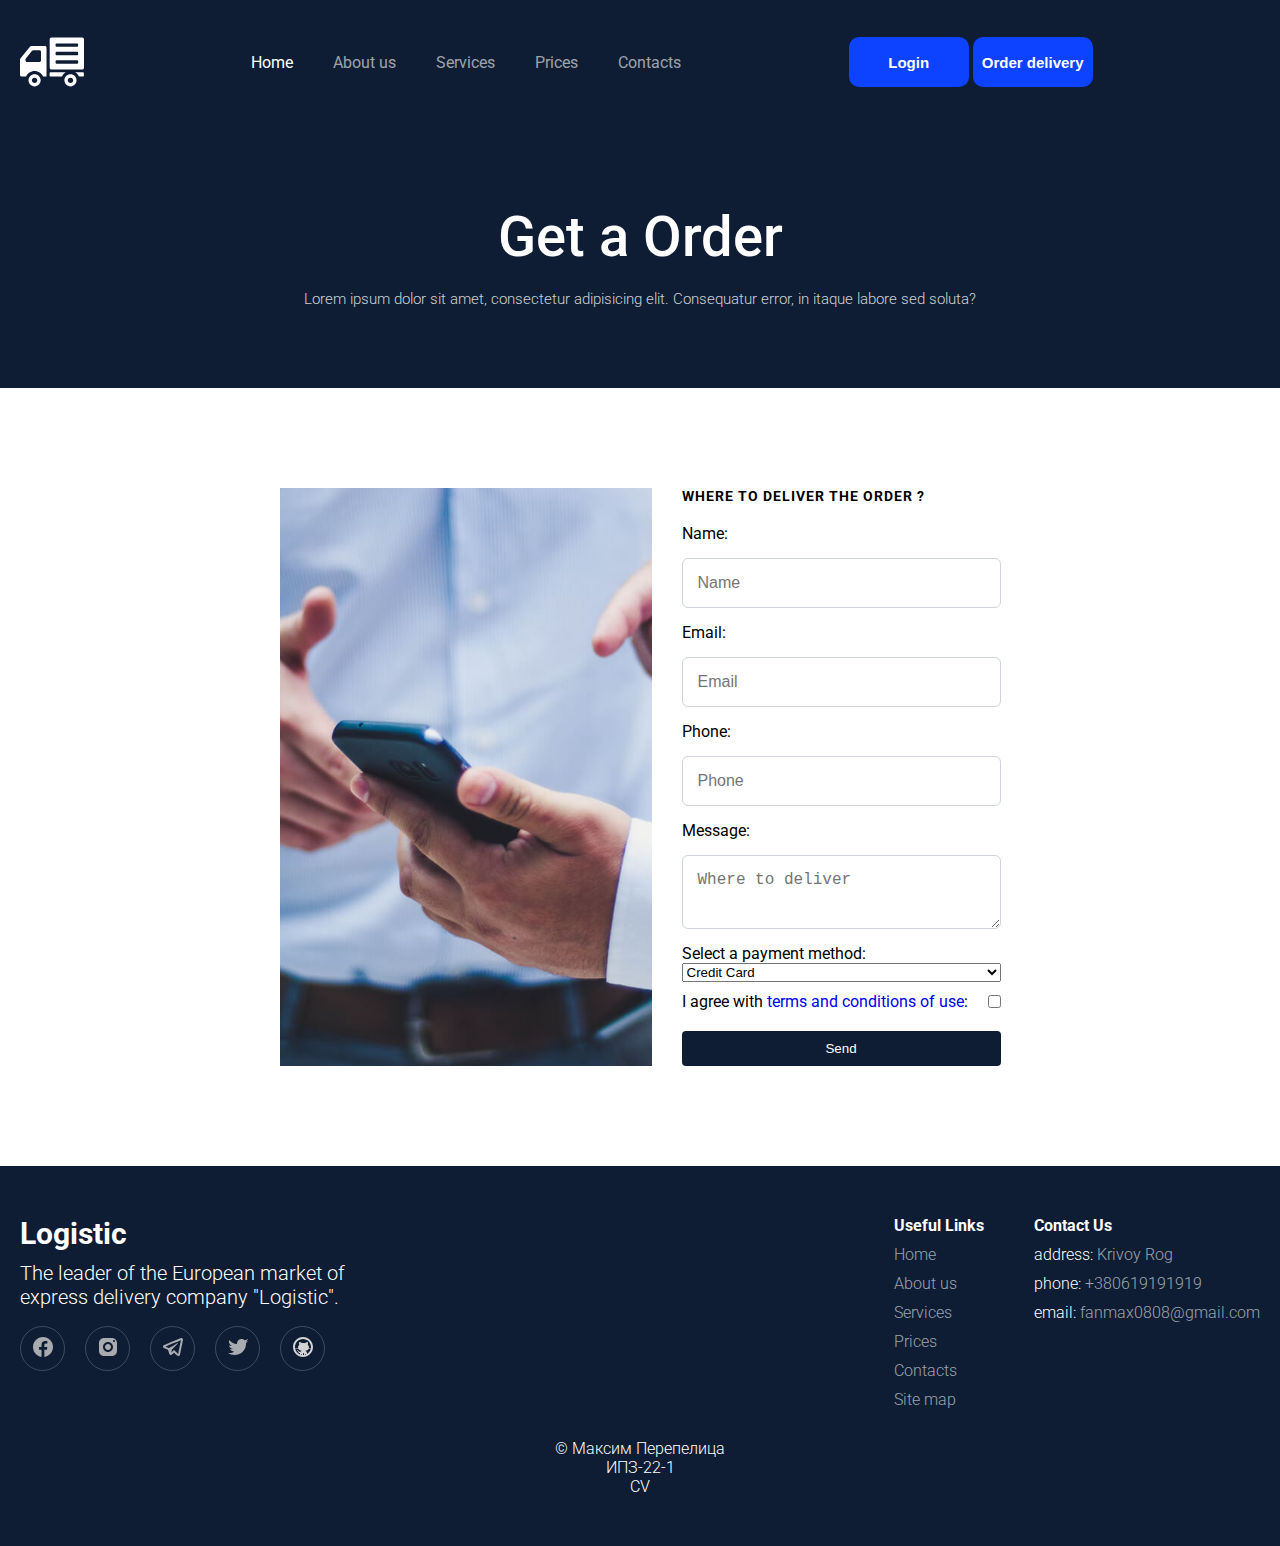
<file: pages/order/order.html>
<!doctype html>
<html lang="en">
<head>
    <meta charset="UTF-8">
    <meta name="viewport"
          content="width=device-width, user-scalable=no, initial-scale=1.0, maximum-scale=1.0, minimum-scale=1.0">
    <meta http-equiv="X-UA-Compatible" content="ie=edge">
    <meta name="description"
          content="The leader of the European market of express delivery company &quot;Logistic&quot;. To date, &quot;Logistic&quot; - the leader of express delivery market in Europe.">
    <meta name="keywords"
          content="order delivery, delivery, logistics, mail, cargo, trucking, warehousing, packaging, storage">

    <link rel="stylesheet" href="css/style.css">

    <!--    fonts-->
    <link rel="preconnect" href="https://fonts.googleapis.com">
    <link rel="preconnect" href="https://fonts.gstatic.com" crossorigin>
    <link href="https://fonts.googleapis.com/css2?family=Roboto:ital,wght@0,100;0,300;0,500;0,700;1,400&display=swap"
          rel="stylesheet">
    <!--    fonts-->

    <title>Logistic order</title>
</head>
<body>

<div class="header-and-hero__wrapper bg-image">
    <header class="header">
        <div class="wrapper">
            <div class="header__wrapper">
                <div class="header__logo">
                    <a href="../main/index.html">
                        <object>
                            <svg version="1.1" id="_x32_"
                                 xmlns="http://www.w3.org/2000/svg"
                                 xmlns:xlink="http://www.w3.org/1999/xlink" viewBox="0 0 512 512" xml:space="preserve"
                                 fill="#000000"><g id="SVGRepo_bgCarrier" stroke-width="0"></g>
                                <g id="SVGRepo_tracerCarrier" stroke-linecap="round" stroke-linejoin="round"></g>
                                <g id="SVGRepo_iconCarrier">
                                    <g> <path class="st0"
                                              d="M116.683,354.34c-26.836,0-48.607,21.764-48.607,48.6c0,26.85,21.771,48.614,48.607,48.614 c26.844,0,48.608-21.764,48.608-48.614C165.29,376.104,143.526,354.34,116.683,354.34z M116.683,424.826 c-12.08,0-21.872-9.799-21.872-21.886c0-12.073,9.792-21.865,21.872-21.865c12.08,0,21.872,9.792,21.872,21.865 C138.554,415.027,128.762,424.826,116.683,424.826z"></path>
                                        <path class="st0"
                                              d="M403.8,354.34c-26.836,0-48.6,21.764-48.6,48.6c0,26.85,21.764,48.614,48.6,48.614 c26.843,0,48.606-21.764,48.606-48.614C452.406,376.104,430.643,354.34,403.8,354.34z M403.8,424.826 c-12.073,0-21.865-9.799-21.865-21.886c0-12.073,9.792-21.865,21.865-21.865c12.079,0,21.871,9.792,21.871,21.865 C425.671,415.027,415.879,424.826,403.8,424.826z"></path>
                                        <path class="st0"
                                              d="M200.127,128.622H90.502c-3.561,0-6.957,1.582-9.23,4.331l-78.48,94.163C0.986,229.268,0,231.994,0,234.815 v82.595v43.189c0,6.648,5.389,12.029,12.03,12.029h36.844c11.626-25.9,37.621-44.024,67.81-44.024 c30.196,0,56.183,18.124,67.81,44.024h27.671V140.652C212.163,134.003,206.767,128.622,200.127,128.622z M43.931,236.052 c0-2.849,0.978-5.612,2.777-7.82l50.103-61.694c2.36-2.907,5.9-4.59,9.633-4.59h49.083c6.848,0,12.404,5.554,12.404,12.411v70.011 c0,6.849-5.555,12.404-12.404,12.404H56.334c-6.85,0-12.404-5.554-12.404-12.404V236.052z"></path>
                                        <path class="st0"
                                              d="M243.532,338.792c-3.741,0-6.763,3.03-6.763,6.77v20.303c0,3.735,3.022,6.763,6.763,6.763h92.466 c6.382-14.209,17.072-26.023,30.419-33.836H243.532z"></path>
                                        <path class="st0"
                                              d="M504.381,338.792h-63.19c13.353,7.814,24.044,19.627,30.419,33.836h32.772c3.741,0,6.77-3.028,6.77-6.763 v-20.303C511.151,341.822,508.122,338.792,504.381,338.792z"></path>
                                        <path class="st0"
                                              d="M497.568,60.446H252.043c-7.964,0-14.425,6.46-14.425,14.432v226.703c0,7.972,6.461,14.432,14.425,14.432 h245.525c7.971,0,14.432-6.46,14.432-14.432V74.878C512,66.906,505.539,60.446,497.568,60.446z M458.27,134.09H291.355 c-3.741,0-6.771-3.036-6.771-6.763v-13.533c0-3.741,3.03-6.77,6.771-6.77H458.27c3.735,0,6.763,3.029,6.763,6.77v13.533 C465.033,131.054,462.005,134.09,458.27,134.09z M291.355,174.697H458.27c3.735,0,6.763,3.021,6.763,6.763V195 c0,3.727-3.028,6.763-6.763,6.763H291.355c-3.741,0-6.771-3.036-6.771-6.763v-13.54 C284.584,177.718,287.614,174.697,291.355,174.697z M291.355,242.369H458.27c3.735,0,6.763,3.022,6.763,6.763v13.533 c0,3.727-3.028,6.77-6.763,6.77H291.355c-3.741,0-6.771-3.044-6.771-6.77v-13.533C284.584,245.391,287.614,242.369,291.355,242.369 z"></path> </g> </g></svg>
                        </object>
                    </a>
                </div>
                <div class="header__navigation-wrapper">
                    <nav class="header__nav">
                        <ul class="header__nav-items">
                            <li class="active"><a href="../main/index.html">Home</a></li>
                            <li><a href="../about/index.html">About us</a></li>
                            <li><a href="../services/services.html">Services</a></li>
                            <li><a href="../prices/prices.html">Prices</a></li>
                            <li><a href="../contacts/contacts.html">Contacts</a></li>
                        </ul>
                    </nav>
                </div>
                <div>
                    <a href="../registration/login/login.html">
                        <button class="order-btn">
                            Login
                        </button>
                    </a>
                    <a href="../order/order.html">
                        <button class="order-btn">
                            Order delivery
                        </button>
                    </a>
                </div>
                <div class="body-overlay"></div>

                <div class="burger-menu">
                    <div class="burger-menu-line"></div>
                    <div class="burger-menu-line"></div>
                    <div class="burger-menu-line"></div>
                </div>

                <nav class="menu">
                    <ul>
                        <li class="menu-item"><a href="../main/index.html">Home</a></li>
                        <li class="menu-item"><a href="../about/index.html">About us</a></li>
                        <li class="menu-item"><a href="../services/services.html">Services</a></li>
                        <li class="menu-item"><a href="../prices/prices.html">Prices</a></li>
                        <li class="menu-item"><a href="../contacts/contacts.html">Contacts</a></li>
                    </ul>
                    <a href="../order/order.html" class="order-btn__burger-link">
                        <a href="../registration/login/login.html">
                            <button class="order-btn__burger">
                                Login
                            </button>
                        </a>
                        <button class="order-btn__burger">Order delivery</button>
                    </a>
                </nav>
            </div>
        </div>
    </header>
    <div class="hero">
        <div class="wrapper">
            <div class="hero__wrapper">
                <h1 class="hero-title">Get a Order</h1>
                <p class="hero-text">Lorem ipsum dolor sit amet, consectetur adipisicing elit. Consequatur error, in
                    itaque labore sed soluta?</p>
            </div>
        </div>
    </div>
</div>
<main class="order">
    <div class="wrapper">
        <div class="order__wrapper">
            <div class="order__content-left">
            </div>
            <div class="order__content-right">

                <div class="form-item">
                    <h5 class="form-title">Where to deliver the order ?</h5>
                    <form action="#" method="get">
                        <label for="name">Name:</label>
                        <input type="text" id="name" name="name" placeholder="Name" required>
                        <label for="email">Email:</label>
                        <input type="email" id="email" name="email" placeholder="Email" required>
                        <label for="phone">Phone:</label>
                        <input type="tel" id="phone" name="phone" placeholder="Phone" required>
                        <label for="message">Message:</label>
                        <textarea id="message" name="message" placeholder="Where to deliver" required></textarea>

                        <label for="payment">Select a payment method:</label>
                        <select id="payment" name="payment">
                            <option value="card">Credit Card</option>
                            <option value="paypal">PayPal</option>
                            <option value="bitcoin">Bitcoin</option>
                        </select>

                        <div class="terms-wrapper">
                            <label for="terms" class="terms">I agree with <a id="terms-link" href="../order/terms/terms.html" target="_blank">terms and conditions of
                                use</a>:</label>
                            <input type="checkbox" class="terms" id="terms" name="terms" required>
                        </div>
                        <button class="form-btn" type="submit">Send</button>
                    </form>
                </div>
            </div>
        </div>
    </div>
</main>

<footer class="footer" id="footer-section">
    <div class="wrapper">
        <div class="footer__wrapper">
            <div class="wrapper__first-content">
                <h4 class="footer-logo-name">Logistic</h4>
                <p class="footer-logo-text">The leader of the European market of express delivery company
                    "Logistic".</p>

                <div>
                    <ol class="social__list">
                        <li>
                            <a href="#">
                                <img src="../../source/images/icons/icons8-facebook.svg" alt="Facebook">
                            </a>
                        </li>
                        <li>
                            <a href="#">
                                <img src="../../source/images/icons/icons8-instagram.svg" alt="Instagram">
                            </a>
                        </li>
                        <li>
                            <a href="#">
                                <img src="../../source/images/icons/icons8-telegram-app.svg" alt="Telegram">
                            </a>
                        </li>
                        <li>
                            <a href="#">
                                <img src="../../source/images/icons/icons8-twitter.svg" alt="Twitter">
                            </a>
                        </li>
                        <li>
                            <a href="#">
                                <img src="../../source/images/icons/icons8-github.svg" alt="Github">
                            </a>
                        </li>
                    </ol>
                </div>
            </div>

            <div class="wrapper__second-content">
                <div>
                    <h5 class="useful-links-title">Useful Links</h5>
                    <ul class="useful-links__list">
                        <li><a href="../main/index.html">Home</a></li>
                        <li><a href="../about/index.html">About us</a></li>
                        <li><a href="../services/services.html">Services</a></li>
                        <li><a href="../prices/prices.html">Prices</a></li>
                        <li><a href="../contacts/contacts.html">Contacts</a></li>
                        <li><a href="../sitemap/sitemap.html">Site map</a></li>
                    </ul>
                </div>

                <div>
                    <h5 class="contact-us-title">Contact Us</h5>
                    <ol class="contact-us__list">
                        <li><p><span>address:</span> Krivoy Rog</p></li>
                        <li><p><span>phone:</span> +380619191919</p></li>
                        <li><p><span>email:</span> fanmax0808@gmail.com</p></li>
                    </ol>
                </div>
            </div>
        </div>
        <div class="copyright">
            <p>© Максим Перепелица</p>
            <p>ИПЗ-22-1</p>
            <p><a href="../cv/resume.html" style="color: #ffffff">CV</a></p>
        </div>
    </div>
</footer>

<script src="../../modules/burgerMenu.js"></script>
</body>
</html>
</file>
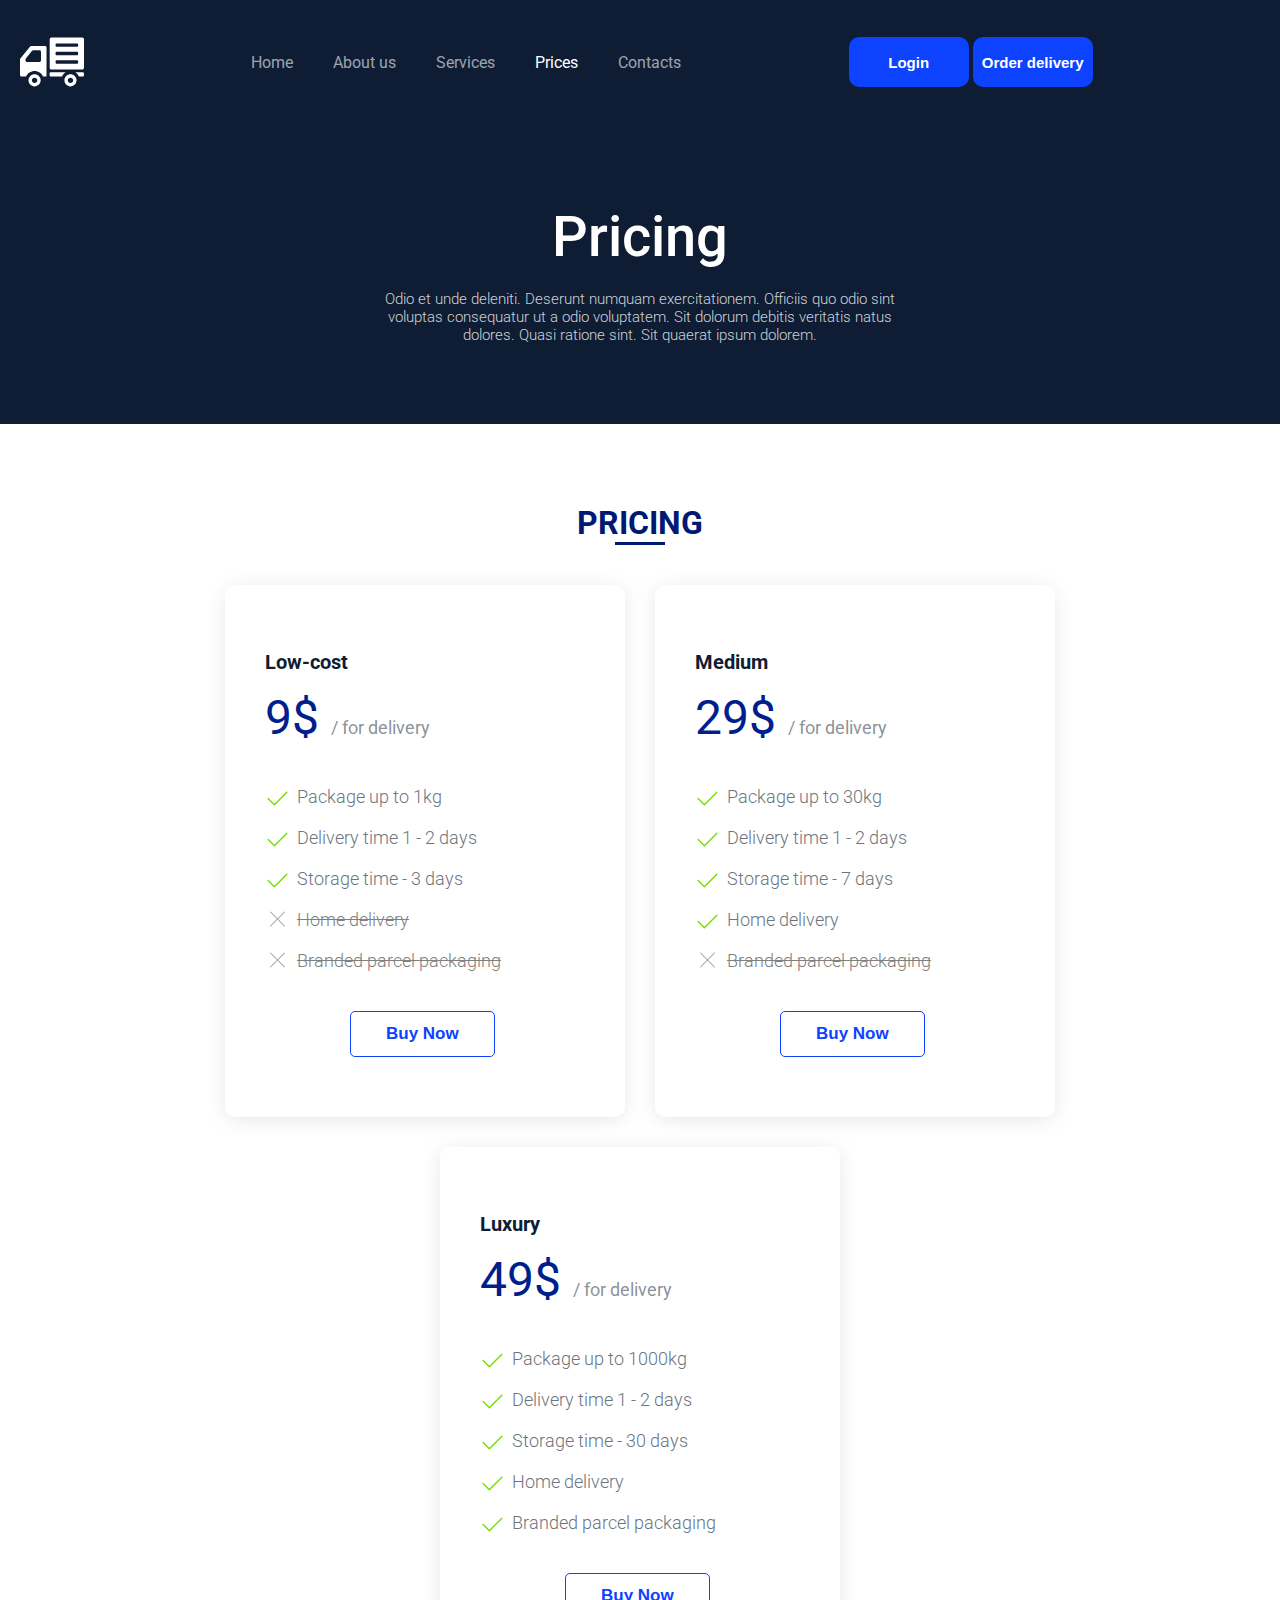
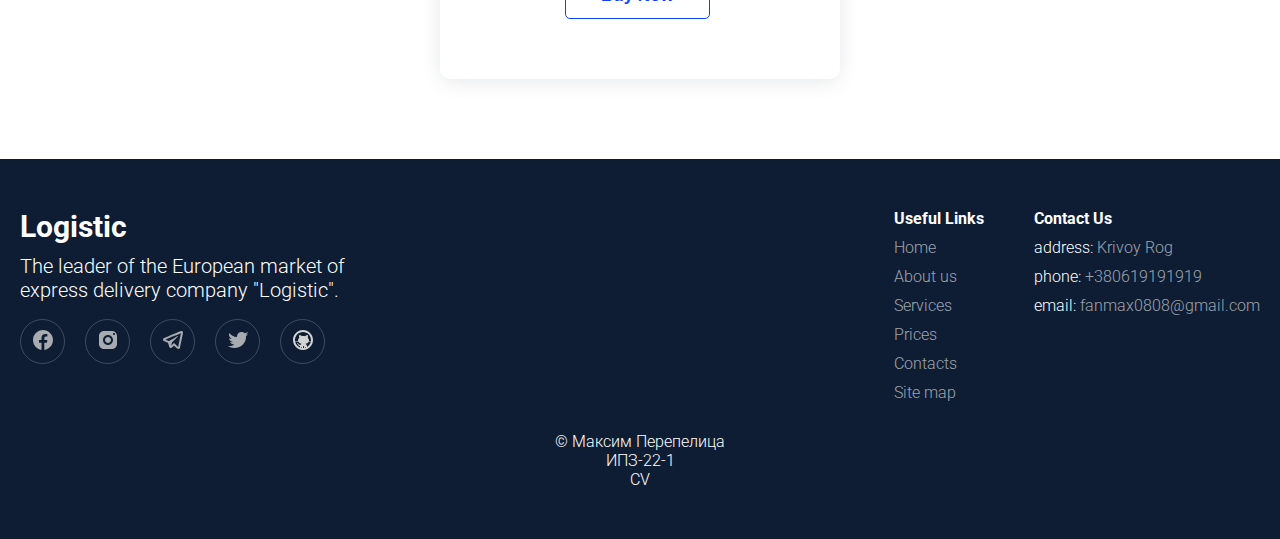
<file: pages/prices/prices.html>
<!doctype html>
<html lang="en">
<head>
    <meta charset="UTF-8">
    <meta name="viewport"
          content="width=device-width, user-scalable=no, initial-scale=1.0, maximum-scale=1.0, minimum-scale=1.0">
    <meta http-equiv="X-UA-Compatible" content="ie=edge">
    <meta name="description"
          content="The leader of the European market of express delivery company &quot;Logistic&quot;. To date, &quot;Logistic&quot; - the leader of express delivery market in Europe.">
    <meta name="keywords"
          content="logistic prices, delivery, logistics, mail, cargo, trucking, warehousing, packaging, storage">

    <!--    fonts-->
    <link rel="preconnect" href="https://fonts.googleapis.com">
    <link rel="preconnect" href="https://fonts.gstatic.com" crossorigin>
    <link href="https://fonts.googleapis.com/css2?family=Roboto:ital,wght@0,100;0,300;0,500;0,700;1,400&display=swap"
          rel="stylesheet">
    <!--    fonts-->
    <link rel="stylesheet" href="css/style.css">

    <title>Logistic prices</title>
</head>
<body>
<div class="header-and-hero__wrapper bg-image">
    <header class="header">
        <div class="wrapper">
            <div class="header__wrapper">
                <div class="header__logo">
                    <a href="../main/index.html">
                        <object>
                            <svg version="1.1" id="_x32_"
                                 xmlns="http://www.w3.org/2000/svg"
                                 xmlns:xlink="http://www.w3.org/1999/xlink" viewBox="0 0 512 512" xml:space="preserve"
                                 fill="#000000"><g id="SVGRepo_bgCarrier" stroke-width="0"></g>
                                <g id="SVGRepo_tracerCarrier" stroke-linecap="round" stroke-linejoin="round"></g>
                                <g id="SVGRepo_iconCarrier">
                                    <g> <path class="st0"
                                              d="M116.683,354.34c-26.836,0-48.607,21.764-48.607,48.6c0,26.85,21.771,48.614,48.607,48.614 c26.844,0,48.608-21.764,48.608-48.614C165.29,376.104,143.526,354.34,116.683,354.34z M116.683,424.826 c-12.08,0-21.872-9.799-21.872-21.886c0-12.073,9.792-21.865,21.872-21.865c12.08,0,21.872,9.792,21.872,21.865 C138.554,415.027,128.762,424.826,116.683,424.826z"></path>
                                        <path class="st0"
                                              d="M403.8,354.34c-26.836,0-48.6,21.764-48.6,48.6c0,26.85,21.764,48.614,48.6,48.614 c26.843,0,48.606-21.764,48.606-48.614C452.406,376.104,430.643,354.34,403.8,354.34z M403.8,424.826 c-12.073,0-21.865-9.799-21.865-21.886c0-12.073,9.792-21.865,21.865-21.865c12.079,0,21.871,9.792,21.871,21.865 C425.671,415.027,415.879,424.826,403.8,424.826z"></path>
                                        <path class="st0"
                                              d="M200.127,128.622H90.502c-3.561,0-6.957,1.582-9.23,4.331l-78.48,94.163C0.986,229.268,0,231.994,0,234.815 v82.595v43.189c0,6.648,5.389,12.029,12.03,12.029h36.844c11.626-25.9,37.621-44.024,67.81-44.024 c30.196,0,56.183,18.124,67.81,44.024h27.671V140.652C212.163,134.003,206.767,128.622,200.127,128.622z M43.931,236.052 c0-2.849,0.978-5.612,2.777-7.82l50.103-61.694c2.36-2.907,5.9-4.59,9.633-4.59h49.083c6.848,0,12.404,5.554,12.404,12.411v70.011 c0,6.849-5.555,12.404-12.404,12.404H56.334c-6.85,0-12.404-5.554-12.404-12.404V236.052z"></path>
                                        <path class="st0"
                                              d="M243.532,338.792c-3.741,0-6.763,3.03-6.763,6.77v20.303c0,3.735,3.022,6.763,6.763,6.763h92.466 c6.382-14.209,17.072-26.023,30.419-33.836H243.532z"></path>
                                        <path class="st0"
                                              d="M504.381,338.792h-63.19c13.353,7.814,24.044,19.627,30.419,33.836h32.772c3.741,0,6.77-3.028,6.77-6.763 v-20.303C511.151,341.822,508.122,338.792,504.381,338.792z"></path>
                                        <path class="st0"
                                              d="M497.568,60.446H252.043c-7.964,0-14.425,6.46-14.425,14.432v226.703c0,7.972,6.461,14.432,14.425,14.432 h245.525c7.971,0,14.432-6.46,14.432-14.432V74.878C512,66.906,505.539,60.446,497.568,60.446z M458.27,134.09H291.355 c-3.741,0-6.771-3.036-6.771-6.763v-13.533c0-3.741,3.03-6.77,6.771-6.77H458.27c3.735,0,6.763,3.029,6.763,6.77v13.533 C465.033,131.054,462.005,134.09,458.27,134.09z M291.355,174.697H458.27c3.735,0,6.763,3.021,6.763,6.763V195 c0,3.727-3.028,6.763-6.763,6.763H291.355c-3.741,0-6.771-3.036-6.771-6.763v-13.54 C284.584,177.718,287.614,174.697,291.355,174.697z M291.355,242.369H458.27c3.735,0,6.763,3.022,6.763,6.763v13.533 c0,3.727-3.028,6.77-6.763,6.77H291.355c-3.741,0-6.771-3.044-6.771-6.77v-13.533C284.584,245.391,287.614,242.369,291.355,242.369 z"></path> </g> </g></svg>
                        </object>
                    </a>
                </div>
                <div class="header__navigation-wrapper">
                    <nav class="header__nav">
                        <ul class="header__nav-items">
                            <li><a href="../main/index.html">Home</a></li>
                            <li><a href="../about/index.html">About us</a></li>
                            <li><a href="../services/services.html">Services</a></li>
                            <li class="active"><a href="#pricing-section">Prices</a></li>
                            <li><a href="../contacts/contacts.html">Contacts</a></li>
                        </ul>
                    </nav>
                </div>
                <div>
                    <a href="../registration/login/login.html">
                        <button class="order-btn">
                            Login
                        </button>
                    </a>
                    <a href="../order/order.html">
                        <button class="order-btn">
                            Order delivery
                        </button>
                    </a>
                </div>
                <div class="body-overlay"></div>

                <div class="burger-menu">
                    <div class="burger-menu-line"></div>
                    <div class="burger-menu-line"></div>
                    <div class="burger-menu-line"></div>
                </div>

                <nav class="menu">
                    <ul>
                        <li class="menu-item"><a href="../main/index.html">Home</a></li>
                        <li class="menu-item"><a href="../about/index.html">About us</a></li>
                        <li class="menu-item"><a href="../services/services.html">Services</a></li>
                        <li class="menu-item"><a href="#pricing-section">Prices</a></li>
                        <li class="menu-item"><a href="../contacts/contacts.html">Contacts</a></li>
                    </ul>
                        <a href="../registration/login/login.html">
                            <button class="order-btn__burger">
                                Login
                            </button>
                        </a>
                    <a href="../order/order.html" class="order-btn__burger-link">
                        <button class="order-btn__burger">Order delivery</button>
                    </a>
                </nav>
            </div>
        </div>
    </header>
    <div class="hero">
        <div class="wrapper">
            <div class="hero__wrapper">
                <h1 class="hero-title">Pricing</h1>
                <p class="hero-text">Odio et unde deleniti. Deserunt numquam exercitationem. Officiis quo odio sint
                    voluptas consequatur ut a odio voluptatem. Sit dolorum debitis veritatis natus dolores. Quasi
                    ratione sint. Sit quaerat ipsum dolorem.</p>
            </div>
        </div>
    </div>
</div>

<main>
    <section class="pricing-section" id="pricing-section">
        <div class="wrapper">
            <div class="pricing__wrapper">
                <h2 class="pricing-title">Pricing</h2>

                <div>
                    <ol class="pricing__items-list">
                        <li class="pricing-item">
                            <h3>Low-cost</h3>
                            <h4>9$ <span>/ for delivery</span></h4>
                            <ul class="pricing-item__inner-list low-cost__list">
                                <li><p>Package up to 1kg</p></li>
                                <li>Delivery time 1 - 2 days</li>
                                <li>Storage time - 3 days</li>
                                <li>Home delivery</li>
                                <li>Branded parcel packaging</li>
                            </ul>
                            <div class="pricing-btn__wrapper">
                                <a class="pricing-btn" href="../order/order.html">
                                    <button>Buy Now</button>
                                </a>
                            </div>
                        </li>
                        <li class="pricing-item">
                            <h3>Medium</h3>
                            <h4>29$ <span>/ for delivery</span></h4>
                            <ul class="pricing-item__inner-list medium-cost__list">
                                <li>Package up to 30kg</li>
                                <li>Delivery time 1 - 2 days</li>
                                <li>Storage time - 7 days</li>
                                <li>Home delivery</li>
                                <li>Branded parcel packaging</li>
                            </ul>
                            <div class="pricing-btn__wrapper">
                                <a class="pricing-btn" href="../order/order.html">
                                    <button>Buy Now</button>
                                </a>
                            </div>
                        </li>
                        <li class="pricing-item">
                            <h3>Luxury</h3>
                            <h4>49$ <span>/ for delivery</span></h4>
                            <ul class="pricing-item__inner-list luxury-cost__list">
                                <li>Package up to 1000kg</li>
                                <li>Delivery time 1 - 2 days</li>
                                <li>Storage time - 30 days</li>
                                <li>Home delivery</li>
                                <li>Branded parcel packaging</li>
                            </ul>
                            <div class="pricing-btn__wrapper">
                                <a class="pricing-btn" href="../order/order.html">
                                    <button>Buy Now</button>
                                </a>
                            </div>
                        </li>
                    </ol>
                </div>
            </div>
        </div>
    </section>
</main>

<footer class="footer" id="footer-section">
    <div class="wrapper">
        <div class="footer__wrapper">
            <div class="wrapper__first-content">
                <h4 class="footer-logo-name">Logistic</h4>
                <p class="footer-logo-text">The leader of the European market of express delivery company
                    "Logistic".</p>

                <div>
                    <ol class="social__list">
                        <li>
                            <a href="#">
                                <img src="../../source/images/icons/icons8-facebook.svg" alt="Facebook">
                            </a>
                        </li>
                        <li>
                            <a href="#">
                                <img src="../../source/images/icons/icons8-instagram.svg" alt="Instagram">
                            </a>
                        </li>
                        <li>
                            <a href="#">
                                <img src="../../source/images/icons/icons8-telegram-app.svg" alt="Telegram">
                            </a>
                        </li>
                        <li>
                            <a href="#">
                                <img src="../../source/images/icons/icons8-twitter.svg" alt="Twitter">
                            </a>
                        </li>
                        <li>
                            <a href="#">
                                <img src="../../source/images/icons/icons8-github.svg" alt="Github">
                            </a>
                        </li>
                    </ol>
                </div>
            </div>

            <div class="wrapper__second-content">
                <div>
                    <h5 class="useful-links-title">Useful Links</h5>
                    <ul class="useful-links__list">
                        <li><a href="../main/index.html">Home</a></li>
                        <li><a href="../about/index.html">About us</a></li>
                        <li><a href="../services/services.html">Services</a></li>
                        <li><a href="#pricing-section">Prices</a></li>
                        <li><a href="../contacts/contacts.html">Contacts</a></li>
                        <li><a href="../sitemap/sitemap.html">Site map</a></li>
                    </ul>
                </div>

                <div>
                    <h5 class="contact-us-title">Contact Us</h5>
                    <ol class="contact-us__list">
                        <li><p><span>address:</span> Krivoy Rog</p></li>
                        <li><p><span>phone:</span> +380619191919</p></li>
                        <li><p><span>email:</span> fanmax0808@gmail.com</p></li>
                    </ol>
                </div>
            </div>
        </div>
        <div class="copyright">
            <p>© Максим Перепелица</p>
            <p>ИПЗ-22-1</p>
            <p><a href="../cv/resume.html" style="color: #ffffff">CV</a></p>
        </div>
    </div>
</footer>

<script src="../../modules/burgerMenu.js"></script>
</body>
</html>
</file>
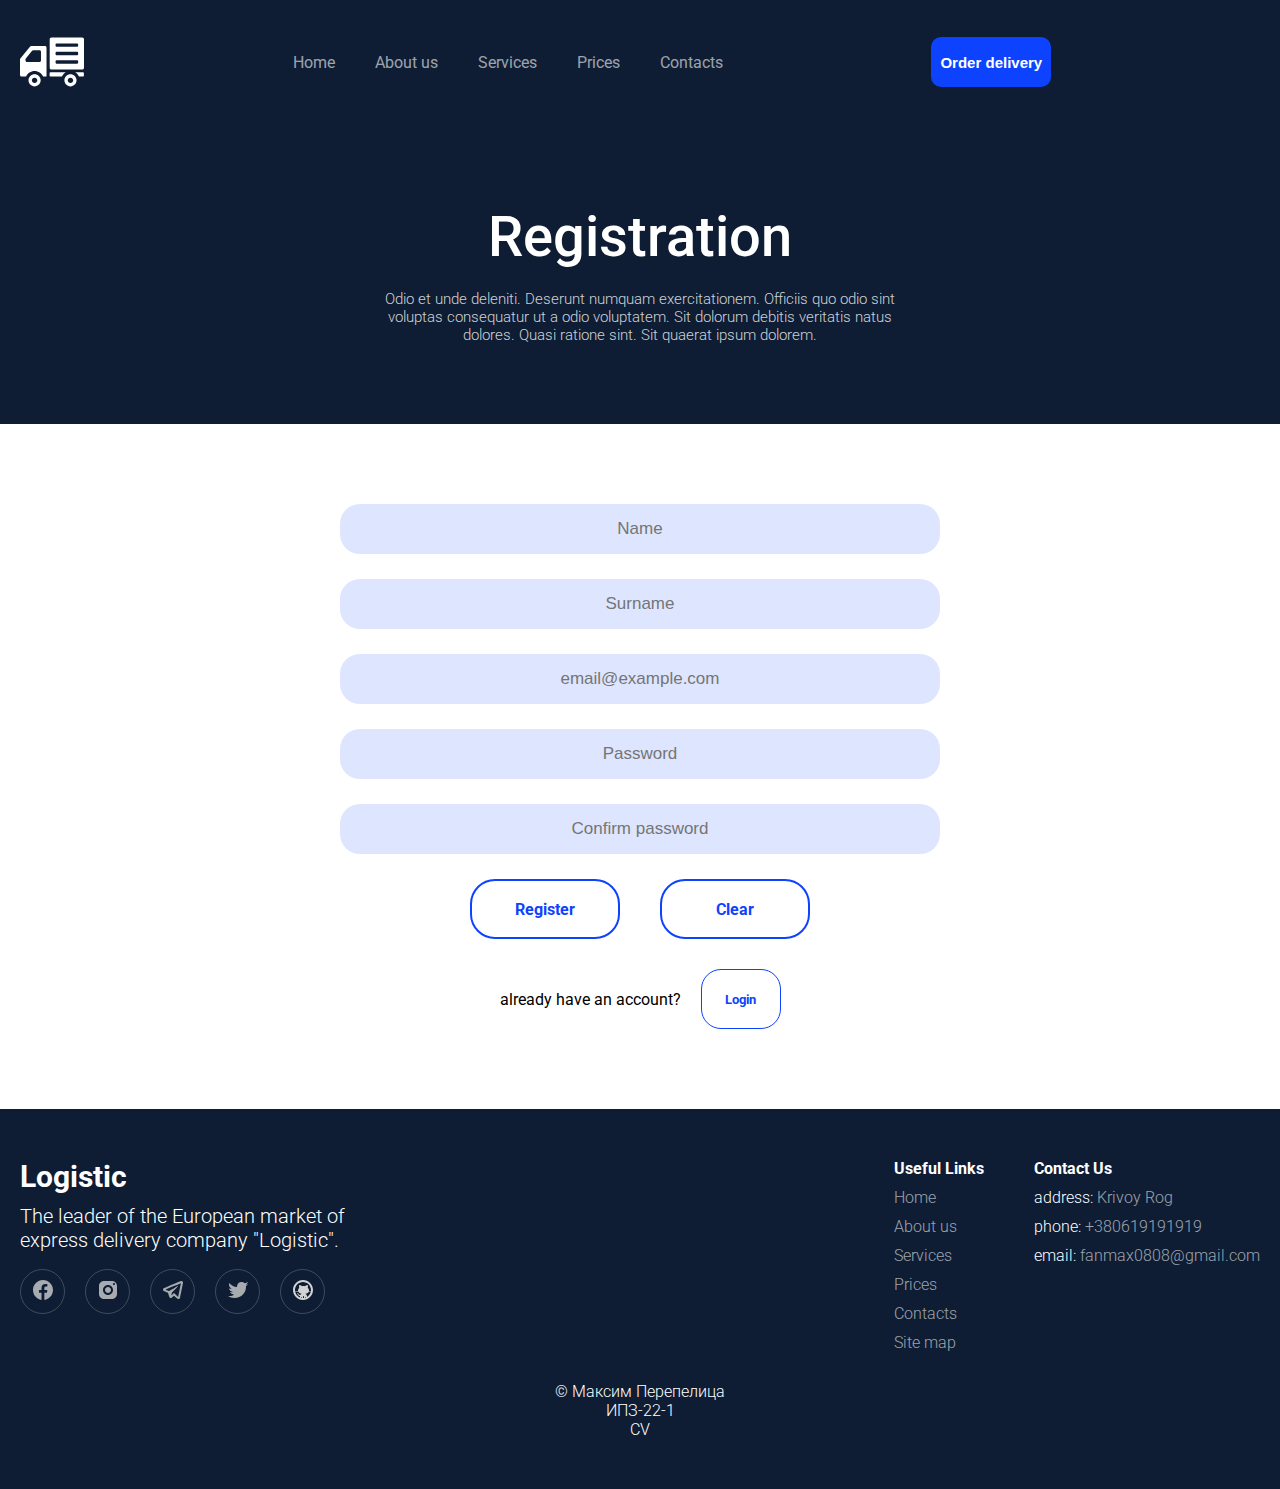
<file: pages/registration/registration.html>
<!doctype html>
<html lang="en">
<head>
    <meta charset="UTF-8">
    <meta name="viewport"
          content="width=device-width, user-scalable=no, initial-scale=1.0, maximum-scale=1.0, minimum-scale=1.0">
    <meta http-equiv="X-UA-Compatible" content="ie=edge">
    <meta name="description"
          content="The leader of the European market of express delivery company &quot;Logistic&quot;. To date, &quot;Logistic&quot; - the leader of express delivery market in Europe.">
    <meta name="keywords"
          content="logistic registration, delivery, logistics, mail, cargo, trucking, warehousing, packaging, storage">


    <!--    fonts-->
    <link rel="preconnect" href="https://fonts.googleapis.com">
    <link rel="preconnect" href="https://fonts.gstatic.com" crossorigin>
    <link href="https://fonts.googleapis.com/css2?family=Roboto:ital,wght@0,100;0,300;0,500;0,700;1,400&display=swap"
          rel="stylesheet">
    <!--    fonts-->
    <link rel="stylesheet" href="css/style.css">

    <title>Logistic registration</title>
</head>
<body>
<div class="header-and-hero__wrapper bg-image">
    <header class="header">
        <div class="wrapper">
            <div class="header__wrapper">
                <div class="header__logo">
                    <a href="../main/index.html">
                        <object>
                            <svg version="1.1" id="_x32_"
                                 xmlns="http://www.w3.org/2000/svg"
                                 xmlns:xlink="http://www.w3.org/1999/xlink" viewBox="0 0 512 512" xml:space="preserve"
                                 fill="#000000"><g id="SVGRepo_bgCarrier" stroke-width="0"></g>
                                <g id="SVGRepo_tracerCarrier" stroke-linecap="round" stroke-linejoin="round"></g>
                                <g id="SVGRepo_iconCarrier">
                                    <g> <path class="st0"
                                              d="M116.683,354.34c-26.836,0-48.607,21.764-48.607,48.6c0,26.85,21.771,48.614,48.607,48.614 c26.844,0,48.608-21.764,48.608-48.614C165.29,376.104,143.526,354.34,116.683,354.34z M116.683,424.826 c-12.08,0-21.872-9.799-21.872-21.886c0-12.073,9.792-21.865,21.872-21.865c12.08,0,21.872,9.792,21.872,21.865 C138.554,415.027,128.762,424.826,116.683,424.826z"></path>
                                        <path class="st0"
                                              d="M403.8,354.34c-26.836,0-48.6,21.764-48.6,48.6c0,26.85,21.764,48.614,48.6,48.614 c26.843,0,48.606-21.764,48.606-48.614C452.406,376.104,430.643,354.34,403.8,354.34z M403.8,424.826 c-12.073,0-21.865-9.799-21.865-21.886c0-12.073,9.792-21.865,21.865-21.865c12.079,0,21.871,9.792,21.871,21.865 C425.671,415.027,415.879,424.826,403.8,424.826z"></path>
                                        <path class="st0"
                                              d="M200.127,128.622H90.502c-3.561,0-6.957,1.582-9.23,4.331l-78.48,94.163C0.986,229.268,0,231.994,0,234.815 v82.595v43.189c0,6.648,5.389,12.029,12.03,12.029h36.844c11.626-25.9,37.621-44.024,67.81-44.024 c30.196,0,56.183,18.124,67.81,44.024h27.671V140.652C212.163,134.003,206.767,128.622,200.127,128.622z M43.931,236.052 c0-2.849,0.978-5.612,2.777-7.82l50.103-61.694c2.36-2.907,5.9-4.59,9.633-4.59h49.083c6.848,0,12.404,5.554,12.404,12.411v70.011 c0,6.849-5.555,12.404-12.404,12.404H56.334c-6.85,0-12.404-5.554-12.404-12.404V236.052z"></path>
                                        <path class="st0"
                                              d="M243.532,338.792c-3.741,0-6.763,3.03-6.763,6.77v20.303c0,3.735,3.022,6.763,6.763,6.763h92.466 c6.382-14.209,17.072-26.023,30.419-33.836H243.532z"></path>
                                        <path class="st0"
                                              d="M504.381,338.792h-63.19c13.353,7.814,24.044,19.627,30.419,33.836h32.772c3.741,0,6.77-3.028,6.77-6.763 v-20.303C511.151,341.822,508.122,338.792,504.381,338.792z"></path>
                                        <path class="st0"
                                              d="M497.568,60.446H252.043c-7.964,0-14.425,6.46-14.425,14.432v226.703c0,7.972,6.461,14.432,14.425,14.432 h245.525c7.971,0,14.432-6.46,14.432-14.432V74.878C512,66.906,505.539,60.446,497.568,60.446z M458.27,134.09H291.355 c-3.741,0-6.771-3.036-6.771-6.763v-13.533c0-3.741,3.03-6.77,6.771-6.77H458.27c3.735,0,6.763,3.029,6.763,6.77v13.533 C465.033,131.054,462.005,134.09,458.27,134.09z M291.355,174.697H458.27c3.735,0,6.763,3.021,6.763,6.763V195 c0,3.727-3.028,6.763-6.763,6.763H291.355c-3.741,0-6.771-3.036-6.771-6.763v-13.54 C284.584,177.718,287.614,174.697,291.355,174.697z M291.355,242.369H458.27c3.735,0,6.763,3.022,6.763,6.763v13.533 c0,3.727-3.028,6.77-6.763,6.77H291.355c-3.741,0-6.771-3.044-6.771-6.77v-13.533C284.584,245.391,287.614,242.369,291.355,242.369 z"></path> </g> </g></svg>
                        </object>
                    </a>
                </div>
                <div class="header__navigation-wrapper">
                    <nav class="header__nav">
                        <ul class="header__nav-items">
                            <li><a href="../main/index.html">Home</a></li>
                            <li><a href="../about/index.html">About us</a></li>
                            <li><a href="../services/services.html">Services</a></li>
                            <li><a href="../prices/prices.html">Prices</a></li>
                            <li><a href="../contacts/contacts.html">Contacts</a></li>
                        </ul>
                    </nav>
                </div>
                <div>
                    <!--                    <a href="../registration/registration.html">-->
                    <!--                        <button class="order-btn">-->
                    <!--                            Login-->
                    <!--                        </button>-->
                    <!--                    </a>-->
                    <a href="../order/order.html">
                        <button class="order-btn">
                            Order delivery
                        </button>
                    </a>
                </div>
                <div class="body-overlay"></div>

                <div class="burger-menu">
                    <div class="burger-menu-line"></div>
                    <div class="burger-menu-line"></div>
                    <div class="burger-menu-line"></div>
                </div>

                <nav class="menu">
                    <ul>
                        <li class="menu-item"><a href="../main/index.html">Home</a></li>
                        <li class="menu-item"><a href="../about/index.html">About us</a></li>
                        <li class="menu-item"><a href="../services/services.html">Services</a></li>
                        <li class="menu-item"><a href="../prices/prices.html">Prices</a></li>
                        <li class="menu-item"><a href="../contacts/contacts.html">Contacts</a></li>
                    </ul>
                    <!--                    <a href="../registration/registration.html">-->
                    <!--                        <button class="order-btn__burger">-->
                    <!--                            Login-->
                    <!--                        </button>-->
                    <!--                    </a>-->
                    <a href="../order/order.html" class="order-btn__burger-link">
                        <button class="order-btn__burger">Order delivery</button>
                    </a>
                </nav>
            </div>
        </div>
    </header>
    <div class="hero">
        <div class="wrapper">
            <div class="hero__wrapper">
                <h1 class="hero-title">Registration</h1>
                <p class="hero-text">Odio et unde deleniti. Deserunt numquam exercitationem. Officiis quo odio sint
                    voluptas consequatur ut a odio voluptatem. Sit dolorum debitis veritatis natus dolores. Quasi
                    ratione sint. Sit quaerat ipsum dolorem.</p>
            </div>
        </div>
    </div>
</div>

<main>
    <section class="registration-section" id="registration-section">
        <div class="wrapper">
            <div class="registration__wrapper">
                <form class="registr-form" action="#" method="get">
                    <input type="text" placeholder="Name" id="name" name="name" required>
                    <input type="text" id="surname" placeholder="Surname" name="surname" required>
                    <input type="email" id="email" placeholder="email@example.com" name="email" required>
                    <input type="password" placeholder="Password" id="pass" name="pass" required>
                    <input type="password" placeholder="Confirm password" id="pass-confirm" name="pass-confirm">

                    <div class="form__btns-wrapper">
                        <button class="form-btn submit-btn" type="submit">Register</button>
                        <button class="form-btn reset-btn" type="reset">Clear</button>
                    </div>
                </form>
                <div class="registration__btn-wrapper">
                    <p>already have an account?</p>
                    <a href="../registration/login/login.html">
                        <button class="login-btn">
                            Login
                        </button>
                    </a>
                </div>
            </div>
        </div>
    </section>
</main>

<footer class="footer" id="footer-section">
    <div class="wrapper">
        <div class="footer__wrapper">
            <div class="wrapper__first-content">
                <h4 class="footer-logo-name">Logistic</h4>
                <p class="footer-logo-text">The leader of the European market of express delivery company
                    "Logistic".</p>

                <div>
                    <ol class="social__list">
                        <li>
                            <a href="#">
                                <img src="../../source/images/icons/icons8-facebook.svg" alt="Facebook">
                            </a>
                        </li>
                        <li>
                            <a href="#">
                                <img src="../../source/images/icons/icons8-instagram.svg" alt="Instagram">
                            </a>
                        </li>
                        <li>
                            <a href="#">
                                <img src="../../source/images/icons/icons8-telegram-app.svg" alt="Telegram">
                            </a>
                        </li>
                        <li>
                            <a href="#">
                                <img src="../../source/images/icons/icons8-twitter.svg" alt="Twitter">
                            </a>
                        </li>
                        <li>
                            <a href="#">
                                <img src="../../source/images/icons/icons8-github.svg" alt="Github">
                            </a>
                        </li>
                    </ol>
                </div>
            </div>

            <div class="wrapper__second-content">
                <div>
                    <h5 class="useful-links-title">Useful Links</h5>
                    <ul class="useful-links__list">
                        <li><a href="../main/index.html">Home</a></li>
                        <li><a href="../about/index.html">About us</a></li>
                        <li><a href="../services/services.html">Services</a></li>
                        <li><a href="../prices/prices.html">Prices</a></li>
                        <li><a href="../contacts/contacts.html">Contacts</a></li>
                        <li><a href="../sitemap/sitemap.html">Site map</a></li>
                    </ul>
                </div>

                <div>
                    <h5 class="contact-us-title">Contact Us</h5>
                    <ol class="contact-us__list">
                        <li><p><span>address:</span> Krivoy Rog</p></li>
                        <li><p><span>phone:</span> +380619191919</p></li>
                        <li><p><span>email:</span> fanmax0808@gmail.com</p></li>
                    </ol>
                </div>
            </div>
        </div>
        <div class="copyright">
            <p>© Максим Перепелица</p>
            <p>ИПЗ-22-1</p>
            <p><a href="../cv/resume.html" style="color: #ffffff">CV</a></p>
        </div>
    </div>
</footer>

<script src="../../modules/burgerMenu.js"></script>
</body>
</html>
</file>
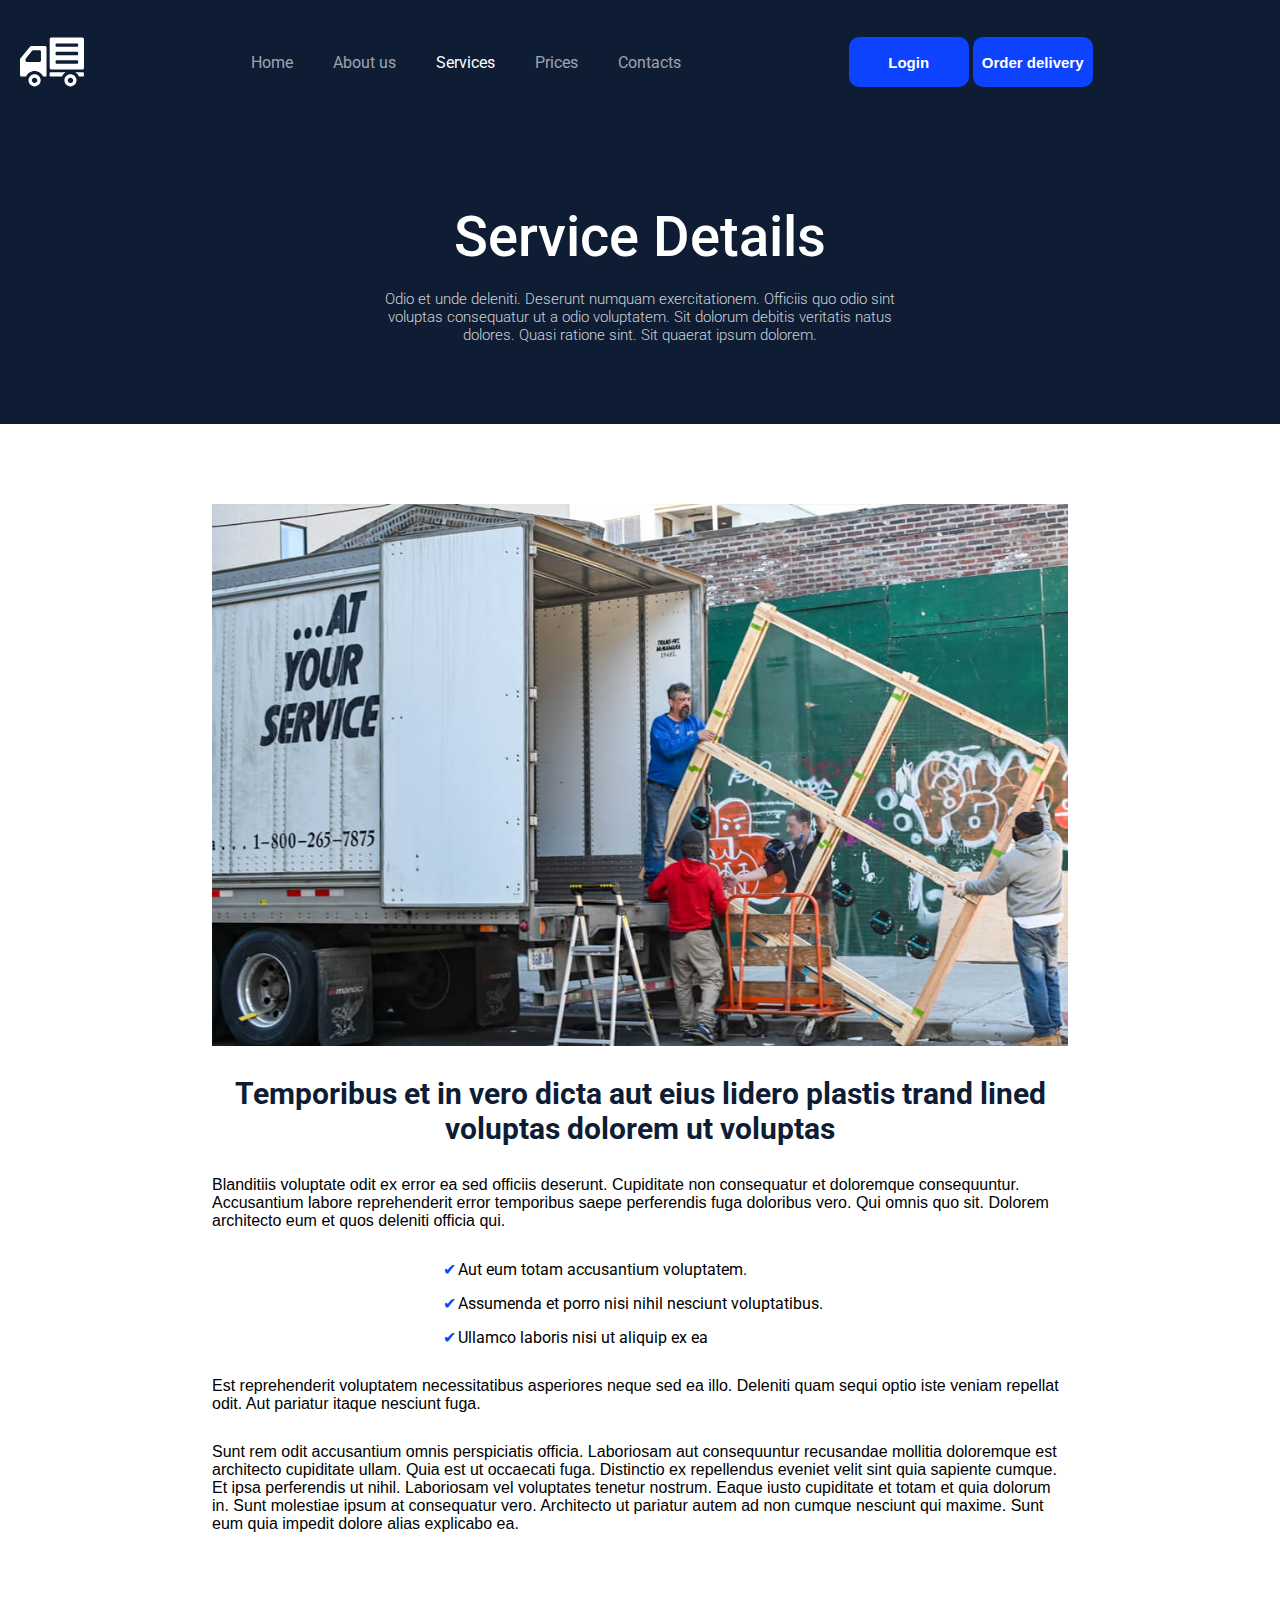
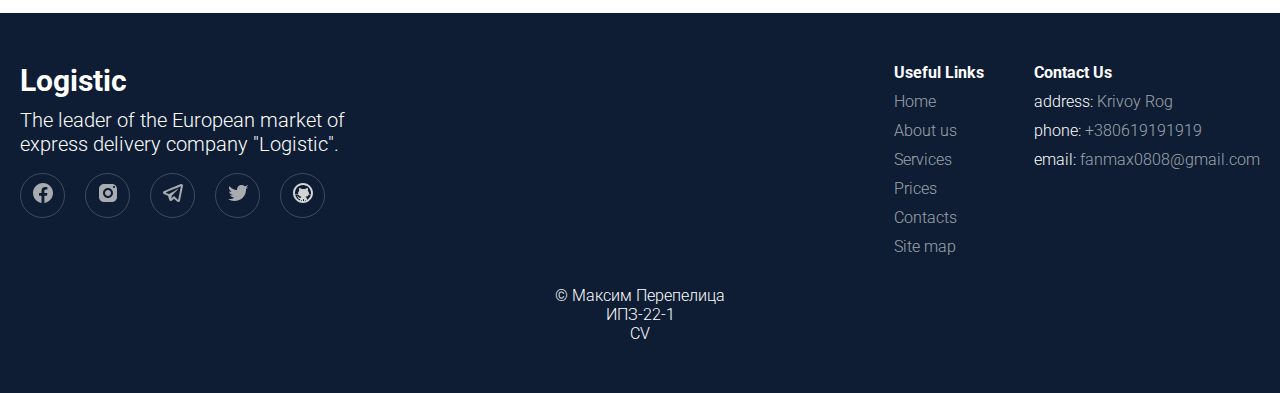
<file: pages/services/details.html>
<!doctype html>
<html lang="en">
<head>
    <meta charset="UTF-8">
    <meta name="viewport"
          content="width=device-width, user-scalable=no, initial-scale=1.0, maximum-scale=1.0, minimum-scale=1.0">
    <meta http-equiv="X-UA-Compatible" content="ie=edge">
    <meta name="description"
          content="The leader of the European market of express delivery company &quot;Logistic&quot;. To date, &quot;Logistic&quot; - the leader of express delivery market in Europe.">
    <meta name="keywords"
          content="logistic service details, delivery, logistics, mail, cargo, trucking, warehousing, packaging, storage">

    <!--    fonts-->
    <link rel="preconnect" href="https://fonts.googleapis.com">
    <link rel="preconnect" href="https://fonts.gstatic.com" crossorigin>
    <link href="https://fonts.googleapis.com/css2?family=Roboto:ital,wght@0,100;0,300;0,500;0,700;1,400&display=swap"
          rel="stylesheet">
    <!--    fonts-->
    <link rel="stylesheet" href="css/details.css">

    <title>Logistic details</title>
</head>
<body>
<div class="header-and-hero__wrapper bg-image">
    <header class="header">
        <div class="wrapper">
            <div class="header__wrapper">
                <div class="header__logo">
                    <a href="../main/index.html">
                        <object>
                            <svg version="1.1" id="_x32_"
                                 xmlns="http://www.w3.org/2000/svg"
                                 xmlns:xlink="http://www.w3.org/1999/xlink" viewBox="0 0 512 512" xml:space="preserve"
                                 fill="#000000"><g id="SVGRepo_bgCarrier" stroke-width="0"></g>
                                <g id="SVGRepo_tracerCarrier" stroke-linecap="round" stroke-linejoin="round"></g>
                                <g id="SVGRepo_iconCarrier">
                                    <g> <path class="st0"
                                              d="M116.683,354.34c-26.836,0-48.607,21.764-48.607,48.6c0,26.85,21.771,48.614,48.607,48.614 c26.844,0,48.608-21.764,48.608-48.614C165.29,376.104,143.526,354.34,116.683,354.34z M116.683,424.826 c-12.08,0-21.872-9.799-21.872-21.886c0-12.073,9.792-21.865,21.872-21.865c12.08,0,21.872,9.792,21.872,21.865 C138.554,415.027,128.762,424.826,116.683,424.826z"></path>
                                        <path class="st0"
                                              d="M403.8,354.34c-26.836,0-48.6,21.764-48.6,48.6c0,26.85,21.764,48.614,48.6,48.614 c26.843,0,48.606-21.764,48.606-48.614C452.406,376.104,430.643,354.34,403.8,354.34z M403.8,424.826 c-12.073,0-21.865-9.799-21.865-21.886c0-12.073,9.792-21.865,21.865-21.865c12.079,0,21.871,9.792,21.871,21.865 C425.671,415.027,415.879,424.826,403.8,424.826z"></path>
                                        <path class="st0"
                                              d="M200.127,128.622H90.502c-3.561,0-6.957,1.582-9.23,4.331l-78.48,94.163C0.986,229.268,0,231.994,0,234.815 v82.595v43.189c0,6.648,5.389,12.029,12.03,12.029h36.844c11.626-25.9,37.621-44.024,67.81-44.024 c30.196,0,56.183,18.124,67.81,44.024h27.671V140.652C212.163,134.003,206.767,128.622,200.127,128.622z M43.931,236.052 c0-2.849,0.978-5.612,2.777-7.82l50.103-61.694c2.36-2.907,5.9-4.59,9.633-4.59h49.083c6.848,0,12.404,5.554,12.404,12.411v70.011 c0,6.849-5.555,12.404-12.404,12.404H56.334c-6.85,0-12.404-5.554-12.404-12.404V236.052z"></path>
                                        <path class="st0"
                                              d="M243.532,338.792c-3.741,0-6.763,3.03-6.763,6.77v20.303c0,3.735,3.022,6.763,6.763,6.763h92.466 c6.382-14.209,17.072-26.023,30.419-33.836H243.532z"></path>
                                        <path class="st0"
                                              d="M504.381,338.792h-63.19c13.353,7.814,24.044,19.627,30.419,33.836h32.772c3.741,0,6.77-3.028,6.77-6.763 v-20.303C511.151,341.822,508.122,338.792,504.381,338.792z"></path>
                                        <path class="st0"
                                              d="M497.568,60.446H252.043c-7.964,0-14.425,6.46-14.425,14.432v226.703c0,7.972,6.461,14.432,14.425,14.432 h245.525c7.971,0,14.432-6.46,14.432-14.432V74.878C512,66.906,505.539,60.446,497.568,60.446z M458.27,134.09H291.355 c-3.741,0-6.771-3.036-6.771-6.763v-13.533c0-3.741,3.03-6.77,6.771-6.77H458.27c3.735,0,6.763,3.029,6.763,6.77v13.533 C465.033,131.054,462.005,134.09,458.27,134.09z M291.355,174.697H458.27c3.735,0,6.763,3.021,6.763,6.763V195 c0,3.727-3.028,6.763-6.763,6.763H291.355c-3.741,0-6.771-3.036-6.771-6.763v-13.54 C284.584,177.718,287.614,174.697,291.355,174.697z M291.355,242.369H458.27c3.735,0,6.763,3.022,6.763,6.763v13.533 c0,3.727-3.028,6.77-6.763,6.77H291.355c-3.741,0-6.771-3.044-6.771-6.77v-13.533C284.584,245.391,287.614,242.369,291.355,242.369 z"></path> </g> </g></svg>
                        </object>
                    </a>
                </div>
                <div class="header__navigation-wrapper">
                    <nav class="header__nav">
                        <ul class="header__nav-items">
                            <li><a href="../main/index.html">Home</a></li>
                            <li><a href="../about/index.html">About us</a></li>
                            <li class="active"><a href="../services/services.html">Services</a></li>
                            <li><a href="../prices/prices.html">Prices</a></li>
                            <li><a href="../contacts/contacts.html">Contacts</a></li>
                        </ul>
                    </nav>
                </div>
                <div>
                    <a href="../registration/login/login.html">
                        <button class="order-btn">
                            Login
                        </button>
                    </a>
                    <a href="../order/order.html">
                        <button class="order-btn">
                            Order delivery
                        </button>
                    </a>
                </div>
                <div class="body-overlay"></div>

                <div class="burger-menu">
                    <div class="burger-menu-line"></div>
                    <div class="burger-menu-line"></div>
                    <div class="burger-menu-line"></div>
                </div>

                <nav class="menu">
                    <ul>
                        <li class="menu-item"><a href="../main/index.html">Home</a></li>
                        <li class="menu-item"><a href="../about/index.html">About us</a></li>
                        <li class="menu-item"><a href="../services/services.html">Services</a></li>
                        <li class="menu-item"><a href="../prices/prices.html">Prices</a></li>
                        <li class="menu-item"><a href="../contacts/contacts.html">Contacts</a></li>
                    </ul>
                        <a href="../registration/login/login.html">
                            <button class="order-btn__burger">
                                Login
                            </button>
                        </a>
                    <a href="../order/order.html" class="order-btn__burger-link">
                        <button class="order-btn__burger">Order delivery</button>
                    </a>
                </nav>
            </div>
        </div>
    </header>
    <div class="hero">
        <div class="wrapper">
            <div class="hero__wrapper">
                <h1 class="hero-title">Service Details</h1>
                <p class="hero-text">Odio et unde deleniti. Deserunt numquam exercitationem. Officiis quo odio sint
                    voluptas consequatur ut a odio voluptatem. Sit dolorum debitis veritatis natus dolores. Quasi
                    ratione sint. Sit quaerat ipsum dolorem.</p>
            </div>
        </div>
    </div>
</div>

<main>
    <section class="services-section" id="services-section">
        <div class="wrapper">
            <div class="services__wrapper">
                <img class="services-img" src="../../source/images/service-details.jpg" alt="service-details">

                <div class="content-wrapper">
                    <h3 class="service-title">Temporibus et in vero dicta aut eius lidero plastis trand lined voluptas dolorem ut
                        voluptas</h3>
                    <p class="service-text">Blanditiis voluptate odit ex error ea sed officiis deserunt. Cupiditate non consequatur et
                        doloremque consequuntur. Accusantium labore reprehenderit error temporibus saepe perferendis
                        fuga doloribus vero. Qui omnis quo sit. Dolorem architecto eum et quos deleniti officia qui.</p>

                    <ul class="content-list">
                        <li class="list-item">Aut eum totam accusantium voluptatem.</li>
                        <li class="list-item">Assumenda et porro nisi nihil nesciunt voluptatibus.</li>
                        <li class="list-item">Ullamco laboris nisi ut aliquip ex ea</li>
                    </ul>
                    <p class="service-text">Est reprehenderit voluptatem necessitatibus asperiores neque sed ea illo. Deleniti quam sequi
                        optio iste veniam repellat odit. Aut pariatur itaque nesciunt fuga.</p>
                    <p class="service-text">Sunt rem odit accusantium omnis perspiciatis officia. Laboriosam aut consequuntur recusandae
                        mollitia doloremque est architecto cupiditate ullam. Quia est ut occaecati fuga. Distinctio ex
                        repellendus eveniet velit sint quia sapiente cumque. Et ipsa perferendis ut nihil. Laboriosam
                        vel voluptates tenetur nostrum. Eaque iusto cupiditate et totam et quia dolorum in. Sunt
                        molestiae ipsum at consequatur vero. Architecto ut pariatur autem ad non cumque nesciunt qui
                        maxime. Sunt eum quia impedit dolore alias explicabo ea.</p>
                </div>
            </div>
        </div>
    </section>
</main>

<footer class="footer" id="footer-section">
    <div class="wrapper">
        <div class="footer__wrapper">
            <div class="wrapper__first-content">
                <h4 class="footer-logo-name">Logistic</h4>
                <p class="footer-logo-text">The leader of the European market of express delivery company
                    "Logistic".</p>

                <div>
                    <ol class="social__list">
                        <li>
                            <a href="#">
                                <img src="../../source/images/icons/icons8-facebook.svg" alt="Facebook">
                            </a>
                        </li>
                        <li>
                            <a href="#">
                                <img src="../../source/images/icons/icons8-instagram.svg" alt="Instagram">
                            </a>
                        </li>
                        <li>
                            <a href="#">
                                <img src="../../source/images/icons/icons8-telegram-app.svg" alt="Telegram">
                            </a>
                        </li>
                        <li>
                            <a href="#">
                                <img src="../../source/images/icons/icons8-twitter.svg" alt="Twitter">
                            </a>
                        </li>
                        <li>
                            <a href="#">
                                <img src="../../source/images/icons/icons8-github.svg" alt="Github">
                            </a>
                        </li>
                    </ol>
                </div>
            </div>

            <div class="wrapper__second-content">
                <div>
                    <h5 class="useful-links-title">Useful Links</h5>
                    <ul class="useful-links__list">
                        <li><a href="../main/index.html">Home</a></li>
                        <li><a href="../about/index.html">About us</a></li>
                        <li><a href="../services/services.html">Services</a></li>
                        <li><a href="../prices/prices.html">Prices</a></li>
                        <li><a href="../contacts/contacts.html">Contacts</a></li>
                        <li><a href="../sitemap/sitemap.html">Site map</a></li>
                    </ul>
                </div>

                <div>
                    <h5 class="contact-us-title">Contact Us</h5>
                    <ol class="contact-us__list">
                        <li><p><span>address:</span> Krivoy Rog</p></li>
                        <li><p><span>phone:</span> +380619191919</p></li>
                        <li><p><span>email:</span> fanmax0808@gmail.com</p></li>
                    </ol>
                </div>
            </div>
        </div>
        <div class="copyright">
            <p>© Максим Перепелица</p>
            <p>ИПЗ-22-1</p>
            <p><a href="../cv/resume.html" style="color: #ffffff">CV</a></p>
        </div>
    </div>
</footer>

<script src="../../modules/burgerMenu.js"></script>
</body>
</html>
</file>
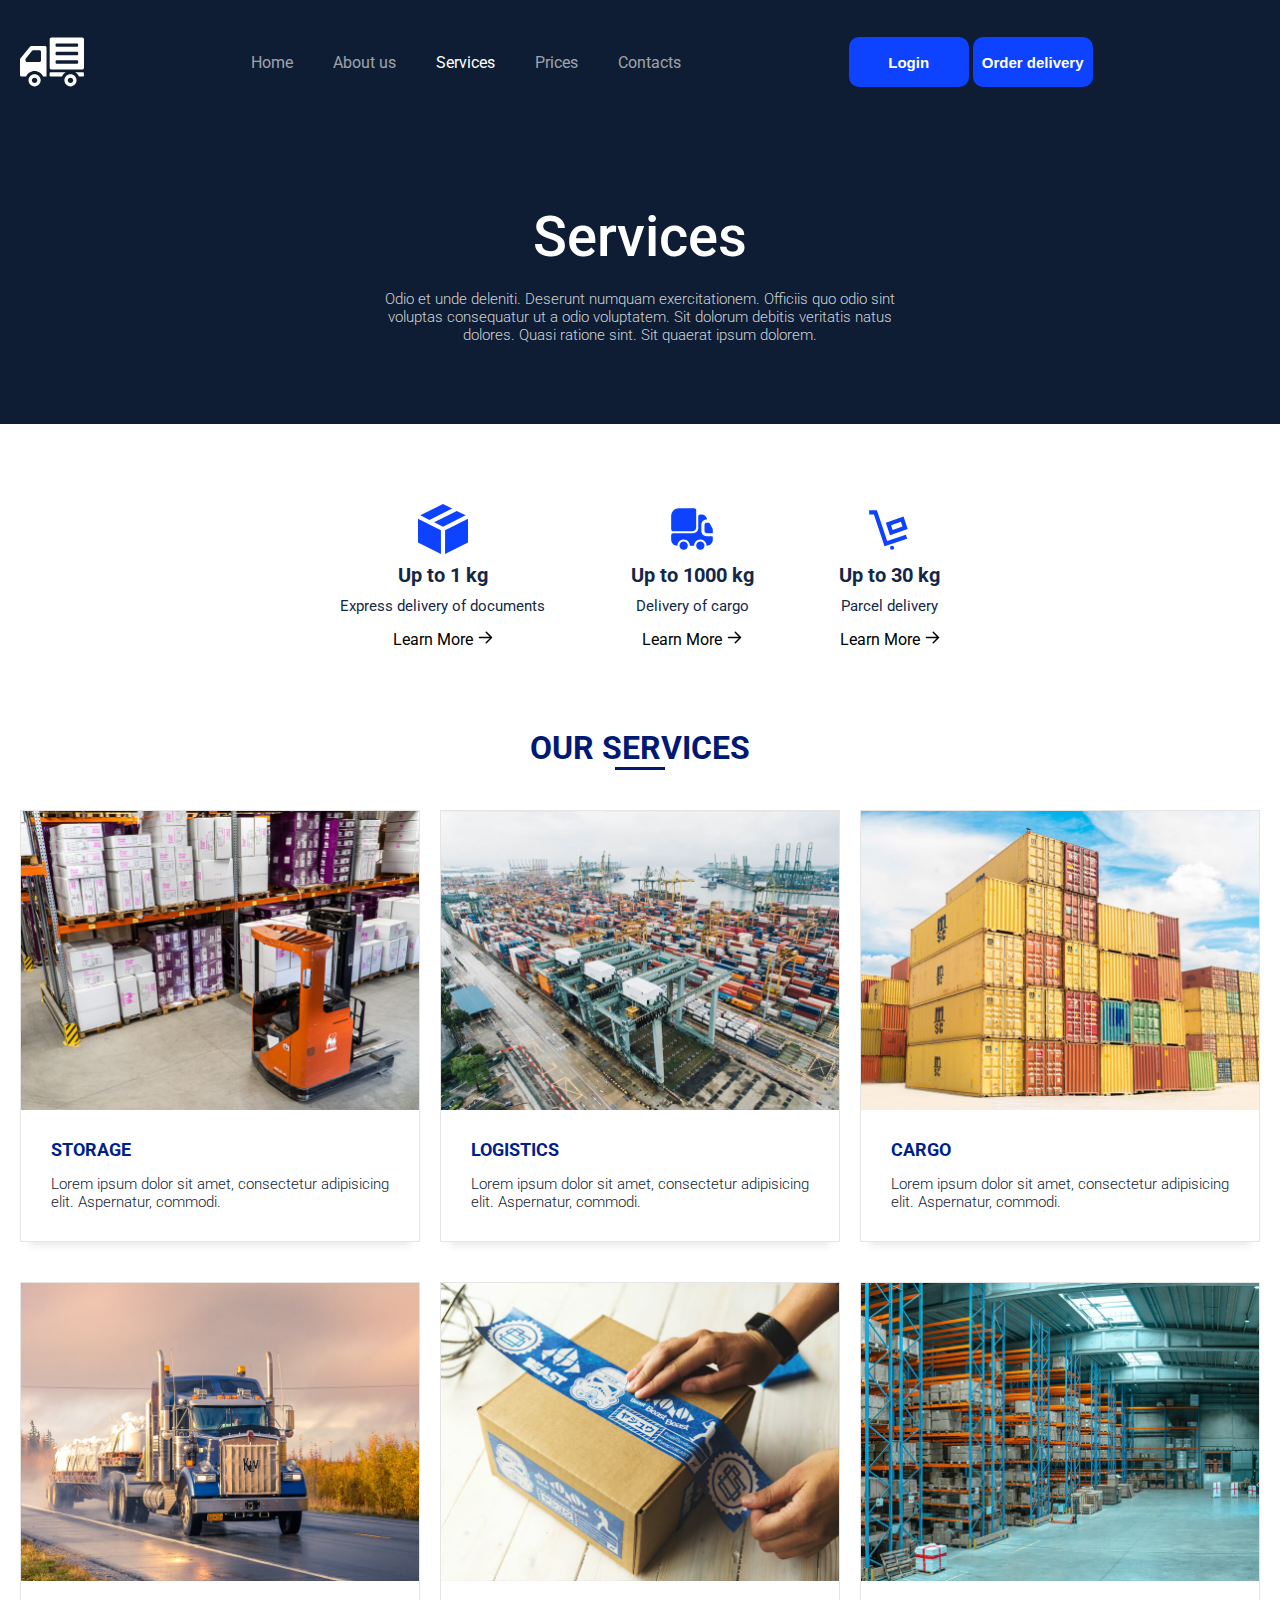
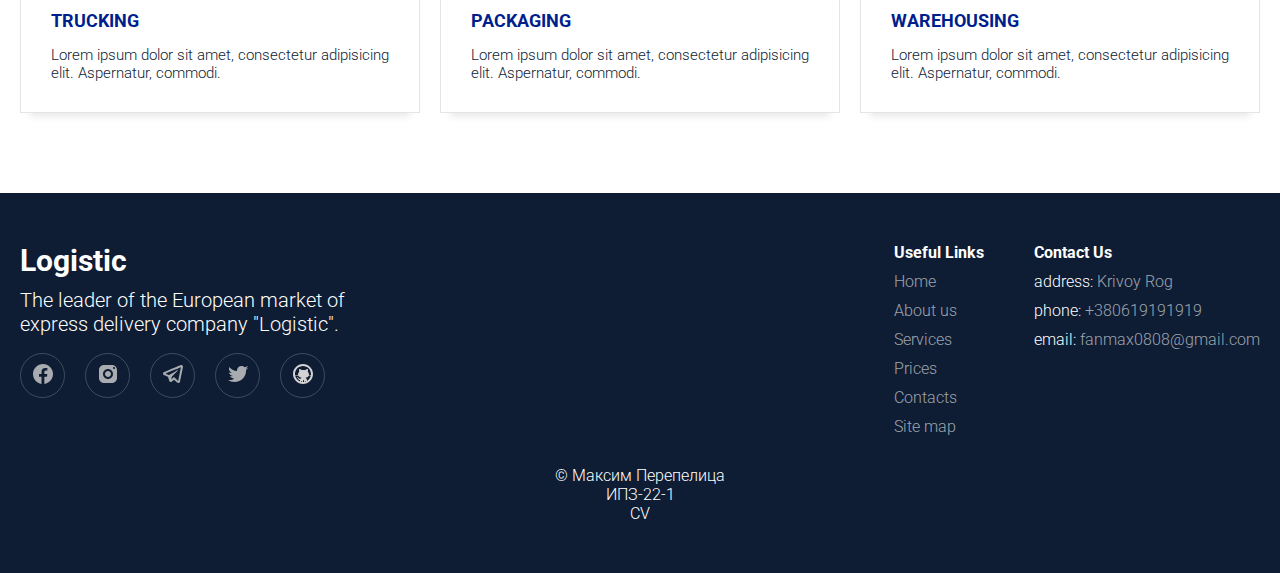
<file: pages/services/services.html>
<!doctype html>
<html lang="en">
<head>
    <meta charset="UTF-8">
    <meta name="viewport"
          content="width=device-width, user-scalable=no, initial-scale=1.0, maximum-scale=1.0, minimum-scale=1.0">
    <meta http-equiv="X-UA-Compatible" content="ie=edge">
    <meta name="description"
          content="The leader of the European market of express delivery company &quot;Logistic&quot;. To date, &quot;Logistic&quot; - the leader of express delivery market in Europe.">
    <meta name="keywords"
          content="logistic services, delivery, logistics, mail, cargo, trucking, warehousing, packaging, storage">

    <!--    fonts-->
    <link rel="preconnect" href="https://fonts.googleapis.com">
    <link rel="preconnect" href="https://fonts.gstatic.com" crossorigin>
    <link href="https://fonts.googleapis.com/css2?family=Roboto:ital,wght@0,100;0,300;0,500;0,700;1,400&display=swap"
          rel="stylesheet">
    <!--    fonts-->
    <link rel="stylesheet" href="css/style.css">

    <title>Logistic services</title>
</head>
<body>
<div class="header-and-hero__wrapper bg-image">
    <header class="header">
        <div class="wrapper">
            <div class="header__wrapper">
                <div class="header__logo">
                    <a href="../main/index.html">
                        <object>
                            <svg version="1.1" id="_x32_"
                                 xmlns="http://www.w3.org/2000/svg"
                                 xmlns:xlink="http://www.w3.org/1999/xlink" viewBox="0 0 512 512" xml:space="preserve"
                                 fill="#000000"><g id="SVGRepo_bgCarrier" stroke-width="0"></g>
                                <g id="SVGRepo_tracerCarrier" stroke-linecap="round" stroke-linejoin="round"></g>
                                <g id="SVGRepo_iconCarrier">
                                    <g> <path class="st0"
                                              d="M116.683,354.34c-26.836,0-48.607,21.764-48.607,48.6c0,26.85,21.771,48.614,48.607,48.614 c26.844,0,48.608-21.764,48.608-48.614C165.29,376.104,143.526,354.34,116.683,354.34z M116.683,424.826 c-12.08,0-21.872-9.799-21.872-21.886c0-12.073,9.792-21.865,21.872-21.865c12.08,0,21.872,9.792,21.872,21.865 C138.554,415.027,128.762,424.826,116.683,424.826z"></path>
                                        <path class="st0"
                                              d="M403.8,354.34c-26.836,0-48.6,21.764-48.6,48.6c0,26.85,21.764,48.614,48.6,48.614 c26.843,0,48.606-21.764,48.606-48.614C452.406,376.104,430.643,354.34,403.8,354.34z M403.8,424.826 c-12.073,0-21.865-9.799-21.865-21.886c0-12.073,9.792-21.865,21.865-21.865c12.079,0,21.871,9.792,21.871,21.865 C425.671,415.027,415.879,424.826,403.8,424.826z"></path>
                                        <path class="st0"
                                              d="M200.127,128.622H90.502c-3.561,0-6.957,1.582-9.23,4.331l-78.48,94.163C0.986,229.268,0,231.994,0,234.815 v82.595v43.189c0,6.648,5.389,12.029,12.03,12.029h36.844c11.626-25.9,37.621-44.024,67.81-44.024 c30.196,0,56.183,18.124,67.81,44.024h27.671V140.652C212.163,134.003,206.767,128.622,200.127,128.622z M43.931,236.052 c0-2.849,0.978-5.612,2.777-7.82l50.103-61.694c2.36-2.907,5.9-4.59,9.633-4.59h49.083c6.848,0,12.404,5.554,12.404,12.411v70.011 c0,6.849-5.555,12.404-12.404,12.404H56.334c-6.85,0-12.404-5.554-12.404-12.404V236.052z"></path>
                                        <path class="st0"
                                              d="M243.532,338.792c-3.741,0-6.763,3.03-6.763,6.77v20.303c0,3.735,3.022,6.763,6.763,6.763h92.466 c6.382-14.209,17.072-26.023,30.419-33.836H243.532z"></path>
                                        <path class="st0"
                                              d="M504.381,338.792h-63.19c13.353,7.814,24.044,19.627,30.419,33.836h32.772c3.741,0,6.77-3.028,6.77-6.763 v-20.303C511.151,341.822,508.122,338.792,504.381,338.792z"></path>
                                        <path class="st0"
                                              d="M497.568,60.446H252.043c-7.964,0-14.425,6.46-14.425,14.432v226.703c0,7.972,6.461,14.432,14.425,14.432 h245.525c7.971,0,14.432-6.46,14.432-14.432V74.878C512,66.906,505.539,60.446,497.568,60.446z M458.27,134.09H291.355 c-3.741,0-6.771-3.036-6.771-6.763v-13.533c0-3.741,3.03-6.77,6.771-6.77H458.27c3.735,0,6.763,3.029,6.763,6.77v13.533 C465.033,131.054,462.005,134.09,458.27,134.09z M291.355,174.697H458.27c3.735,0,6.763,3.021,6.763,6.763V195 c0,3.727-3.028,6.763-6.763,6.763H291.355c-3.741,0-6.771-3.036-6.771-6.763v-13.54 C284.584,177.718,287.614,174.697,291.355,174.697z M291.355,242.369H458.27c3.735,0,6.763,3.022,6.763,6.763v13.533 c0,3.727-3.028,6.77-6.763,6.77H291.355c-3.741,0-6.771-3.044-6.771-6.77v-13.533C284.584,245.391,287.614,242.369,291.355,242.369 z"></path> </g> </g></svg>
                        </object>
                    </a>
                </div>
                <div class="header__navigation-wrapper">
                    <nav class="header__nav">
                        <ul class="header__nav-items">
                            <li><a href="../main/index.html">Home</a></li>
                            <li><a href="../about/index.html">About us</a></li>
                            <li class="active"><a href="#services-section">Services</a></li>
                            <li><a href="../prices/prices.html">Prices</a></li>
                            <li><a href="../contacts/contacts.html">Contacts</a></li>
                        </ul>
                    </nav>
                </div>
                <div>
                    <a href="../registration/login/login.html">
                        <button class="order-btn">
                            Login
                        </button>
                    </a>
                    <a href="../order/order.html">
                        <button class="order-btn">
                            Order delivery
                        </button>
                    </a>
                </div>
                <div class="body-overlay"></div>

                <div class="burger-menu">
                    <div class="burger-menu-line"></div>
                    <div class="burger-menu-line"></div>
                    <div class="burger-menu-line"></div>
                </div>

                <nav class="menu">
                    <ul>
                        <li class="menu-item"><a href="../main/index.html">Home</a></li>
                        <li class="menu-item"><a href="../about/index.html">About us</a></li>
                        <li class="menu-item"><a href="../services/services.html#services-section">Services</a></li>
                        <li class="menu-item"><a href="../prices/prices.html">Prices</a></li>
                        <li class="menu-item"><a href="../contacts/contacts.html">Contacts</a></li>
                    </ul>
                    <a href="../registration/login/login.html">
                        <button class="order-btn__burger">
                            Login
                        </button>
                    </a>
                    <a href="../order/order.html" class="order-btn__burger-link">
                        <button class="order-btn__burger">Order delivery</button>
                    </a>
                </nav>
            </div>
        </div>
    </header>
    <div class="hero">
        <div class="wrapper">
            <div class="hero__wrapper">
                <h1 class="hero-title">Services</h1>
                <p class="hero-text">Odio et unde deleniti. Deserunt numquam exercitationem. Officiis quo odio sint
                    voluptas consequatur ut a odio voluptatem. Sit dolorum debitis veritatis natus dolores. Quasi
                    ratione sint. Sit quaerat ipsum dolorem.</p>
            </div>
        </div>
    </div>
</div>


<main>
    <section class="about-section" id="about-section">
        <div class="wrapper">
            <div class="about__wrapper">
                <div class="about-info">
                    <ul class="about-info__list">
                        <li class="about-info__list-item">
                            <div class="about-list__icon">
                                <svg viewBox="0 0 12 12" enable-background="new 0 0 12 12" id="Слой_1" version="1.1"
                                     xml:space="preserve" xmlns="http://www.w3.org/2000/svg"
                                     xmlns:xlink="http://www.w3.org/1999/xlink" fill="#000000"><g id="SVGRepo_bgCarrier" stroke-width="0"></g>
                                    <g id="SVGRepo_tracerCarrier" stroke-linecap="round" stroke-linejoin="round"></g>
                                    <g id="SVGRepo_iconCarrier"> <g> <g> <polygon
                                            points="2.75,3.815918 8.190918,1.095459 6,0 0.559082,2.720459 "></polygon> </g>
                                        <g> <polygon
                                                points="9.309082,1.654541 3.8681641,4.375 6,5.440918 11.440918,2.720459 "></polygon> </g>
                                        <g> <polygon
                                                points="5.5,6.309082 0,3.559082 0,9.25 5.5,12 "></polygon> </g>
                                        <g> <polygon
                                                points="6.5,6.309082 6.5,12 12,9.25 12,3.559082 "></polygon> </g> </g> </g></svg>
                            </div>
                            <div class="about-list__content">
                                <h4>Up to 1 kg</h4>
                                <p>Express delivery of documents</p>
                                <span><a href="../services/details.html">Learn More</a></span>
                            </div>
                        </li>
                        <li class="about-info__list-item">
                            <div class="about-list__icon">
                                <svg viewBox="0 0 24 24" fill="none" xmlns="http://www.w3.org/2000/svg">
                                    <g id="SVGRepo_bgCarrier" stroke-width="0"></g>
                                    <g id="SVGRepo_tracerCarrier" stroke-linecap="round" stroke-linejoin="round"></g>
                                    <g id="SVGRepo_iconCarrier">
                                        <path d="M14 2.92V11.23C14 12.25 13.17 13.08 12.15 13.08H3C2.45 13.08 2 12.63 2 12.08V5.69C2 3.65 3.65 2 5.69 2H13.07C13.59 2 14 2.41 14 2.92Z"
                                        ></path>
                                        <path d="M21.5 15.5C21.78 15.5 22 15.72 22 16V17C22 18.66 20.66 20 19 20C19 18.35 17.65 17 16 17C14.35 17 13 18.35 13 20H11C11 18.35 9.65 17 8 17C6.35 17 5 18.35 5 20C3.34 20 2 18.66 2 17V15C2 14.45 2.45 14 3 14H12.5C13.88 14 15 12.88 15 11.5V6C15 5.45 15.45 5 16 5H16.84C17.56 5 18.22 5.39 18.58 6.01L19.22 7.13C19.31 7.29 19.19 7.5 19 7.5C17.62 7.5 16.5 8.62 16.5 10V13C16.5 14.38 17.62 15.5 19 15.5H21.5Z"
                                        ></path>
                                        <path d="M8 22C9.10457 22 10 21.1046 10 20C10 18.8954 9.10457 18 8 18C6.89543 18 6 18.8954 6 20C6 21.1046 6.89543 22 8 22Z"
                                        ></path>
                                        <path d="M16 22C17.1046 22 18 21.1046 18 20C18 18.8954 17.1046 18 16 18C14.8954 18 14 18.8954 14 20C14 21.1046 14.8954 22 16 22Z"
                                        ></path>
                                        <path d="M22 12.53V14H19C18.45 14 18 13.55 18 13V10C18 9.45 18.45 9 19 9H20.29L21.74 11.54C21.91 11.84 22 12.18 22 12.53Z"
                                        ></path>
                                    </g>
                                </svg>
                            </div>
                            <div class="about-list__content">
                                <h4>Up to 1000 kg</h4>
                                <p>Delivery of cargo</p>
                                <span><a href="../services/details.html">Learn More</a></span>
                            </div>
                        </li>
                        <li class="about-info__list-item">
                            <div class="about-list__icon">
                                <svg viewBox="0 0 48 48" xmlns="http://www.w3.org/2000/svg" fill="#000000">
                                    <g id="SVGRepo_bgCarrier" stroke-width="0"></g>
                                    <g id="SVGRepo_tracerCarrier" stroke-linecap="round" stroke-linejoin="round"></g>
                                    <g id="SVGRepo_iconCarrier">
                                        <path d="M0 0h48v48H0z" fill="none"></path>
                                        <g id="Shopicon">
                                            <polygon
                                                    points="39.265,29.47 21.265,35.47 11.441,6 4,6 4,10 8.559,10 18.735,40.53 40.53,33.265 "></polygon>
                                            <path d="M37,12l-17,6l4,12l17-6L37,12z M26.507,24.873l-1.47-4.409l9.455-3.337l1.47,4.409L26.507,24.873z"></path>
                                            <circle cx="26" cy="42" r="2"></circle>
                                        </g>
                                    </g>
                                </svg>
                            </div>
                            <div class="about-list__content">
                                <h4>Up to 30 kg</h4>
                                <p>Parcel delivery</p>
                                <span><a href="../services/details.html">Learn More</a></span>
                            </div>
                        </li>
                    </ul>
                </div>
            </div>
        </div>
    </section>

    <section class="services-section" id="services-section">
        <div class="wrapper">
            <div class="services__wrapper">
                <h2 class="title services-section__title">Our Services</h2>

                <div>
                    <ol class="services-row">
                        <!--                    1-->
                        <li class="services-row__card img-hover">
                            <a href="../services/details.html">
                                <div class="services-row__card-img">
                                    <img src="../../source/images/storage-service.jpg" alt="storage-service">
                                </div>
                                <div class="services-row__card-content">
                                    <h4 class="services-row__item-title">Storage</h4>
                                    <p class="services-row__item-text">Lorem ipsum dolor sit amet, consectetur
                                        adipisicing
                                        elit. Aspernatur, commodi.</p>
                                </div>
                            </a>
                        </li>
                        <!--                    2-->
                        <li class="services-row__card img-hover">
                            <a href="../services/details.html">
                                <div class="services-row__card-img">
                                    <img src="../../source/images/logistics-service.jpg" alt="logistics-service">
                                </div>
                                <div class="services-row__card-content">
                                    <h4 class="services-row__item-title">logistics</h4>
                                    <p class="services-row__item-text">Lorem ipsum dolor sit amet, consectetur
                                        adipisicing
                                        elit. Aspernatur, commodi.</p>
                                </div>
                            </a>
                        </li>
                        <!--                    3-->
                        <li class="services-row__card img-hover">
                            <a href="../services/details.html">
                                <div class="services-row__card-img">
                                    <img src="../../source/images/cargo-service.jpg" alt="cargo-service">
                                </div>
                                <div class="services-row__card-content">
                                    <h4 class="services-row__item-title">Cargo</h4>
                                    <p class="services-row__item-text">Lorem ipsum dolor sit amet, consectetur
                                        adipisicing
                                        elit. Aspernatur, commodi.</p>
                                </div>
                            </a>
                        </li>
                        <!--                    4-->
                        <li class="services-row__card img-hover">
                            <a href="../services/details.html">
                                <div class="services-row__card-img">
                                    <img src="../../source/images/trucking-service.jpg" alt="trucking-service">
                                </div>
                                <div class="services-row__card-content">
                                    <h4 class="services-row__item-title">Trucking</h4>
                                    <p class="services-row__item-text">Lorem ipsum dolor sit amet, consectetur
                                        adipisicing
                                        elit. Aspernatur, commodi.</p>
                                </div>
                            </a>
                        </li>
                        <!--                    5-->
                        <li class="services-row__card img-hover">
                            <a href="../services/details.html">
                                <div class="services-row__card-img">
                                    <img src="../../source/images/packaging-service.jpg" alt="packaging-service">
                                </div>
                                <div class="services-row__card-content">
                                    <h4 class="services-row__item-title">Packaging</h4>
                                    <p class="services-row__item-text">Lorem ipsum dolor sit amet, consectetur
                                        adipisicing
                                        elit. Aspernatur, commodi.</p>
                                </div>
                            </a>
                        </li>
                        <!--                    6-->
                        <li class="services-row__card img-hover">
                            <a href="../services/details.html">
                                <div class="services-row__card-img">
                                    <img src="../../source/images/warehousing-service.jpg" alt="warehousing-service">
                                </div>
                                <div class="services-row__card-content">
                                    <h4 class="services-row__item-title">Warehousing</h4>
                                    <p class="services-row__item-text">Lorem ipsum dolor sit amet, consectetur
                                        adipisicing
                                        elit. Aspernatur, commodi.</p>
                                </div>
                            </a>
                        </li>
                    </ol>
                </div>
            </div>
        </div>
    </section>
</main>

<footer class="footer" id="footer-section">
    <div class="wrapper">
        <div class="footer__wrapper">
            <div class="wrapper__first-content">
                <h4 class="footer-logo-name">Logistic</h4>
                <p class="footer-logo-text">The leader of the European market of express delivery company
                    "Logistic".</p>

                <div>
                    <ol class="social__list">
                        <li>
                            <a href="#">
                                <img src="../../source/images/icons/icons8-facebook.svg" alt="Facebook">
                            </a>
                        </li>
                        <li>
                            <a href="#">
                                <img src="../../source/images/icons/icons8-instagram.svg" alt="Instagram">
                            </a>
                        </li>
                        <li>
                            <a href="#">
                                <img src="../../source/images/icons/icons8-telegram-app.svg" alt="Telegram">
                            </a>
                        </li>
                        <li>
                            <a href="#">
                                <img src="../../source/images/icons/icons8-twitter.svg" alt="Twitter">
                            </a>
                        </li>
                        <li>
                            <a href="#">
                                <img src="../../source/images/icons/icons8-github.svg" alt="Github">
                            </a>
                        </li>
                    </ol>
                </div>
            </div>

            <div class="wrapper__second-content">
                <div>
                    <h5 class="useful-links-title">Useful Links</h5>
                    <ul class="useful-links__list">
                        <li><a href="../main/index.html">Home</a></li>
                        <li><a href="../about/index.html">About us</a></li>
                        <li><a href="#services-section">Services</a></li>
                        <li><a href="../prices/prices.html">Prices</a></li>
                        <li><a href="../contacts/contacts.html">Contacts</a></li>
                        <li><a href="../sitemap/sitemap.html">Site map</a></li>
                    </ul>
                </div>

                <div>
                    <h5 class="contact-us-title">Contact Us</h5>
                    <ol class="contact-us__list">
                        <li><p><span>address:</span> Krivoy Rog</p></li>
                        <li><p><span>phone:</span> +380619191919</p></li>
                        <li><p><span>email:</span> fanmax0808@gmail.com</p></li>
                    </ol>
                </div>
            </div>
        </div>
        <div class="copyright">
            <p>© Максим Перепелица</p>
            <p>ИПЗ-22-1</p>
            <p><a href="../cv/resume.html" style="color: #ffffff">CV</a></p>
        </div>
    </div>
</footer>

<script src="../../modules/burgerMenu.js"></script>
</body>
</html>
</file>
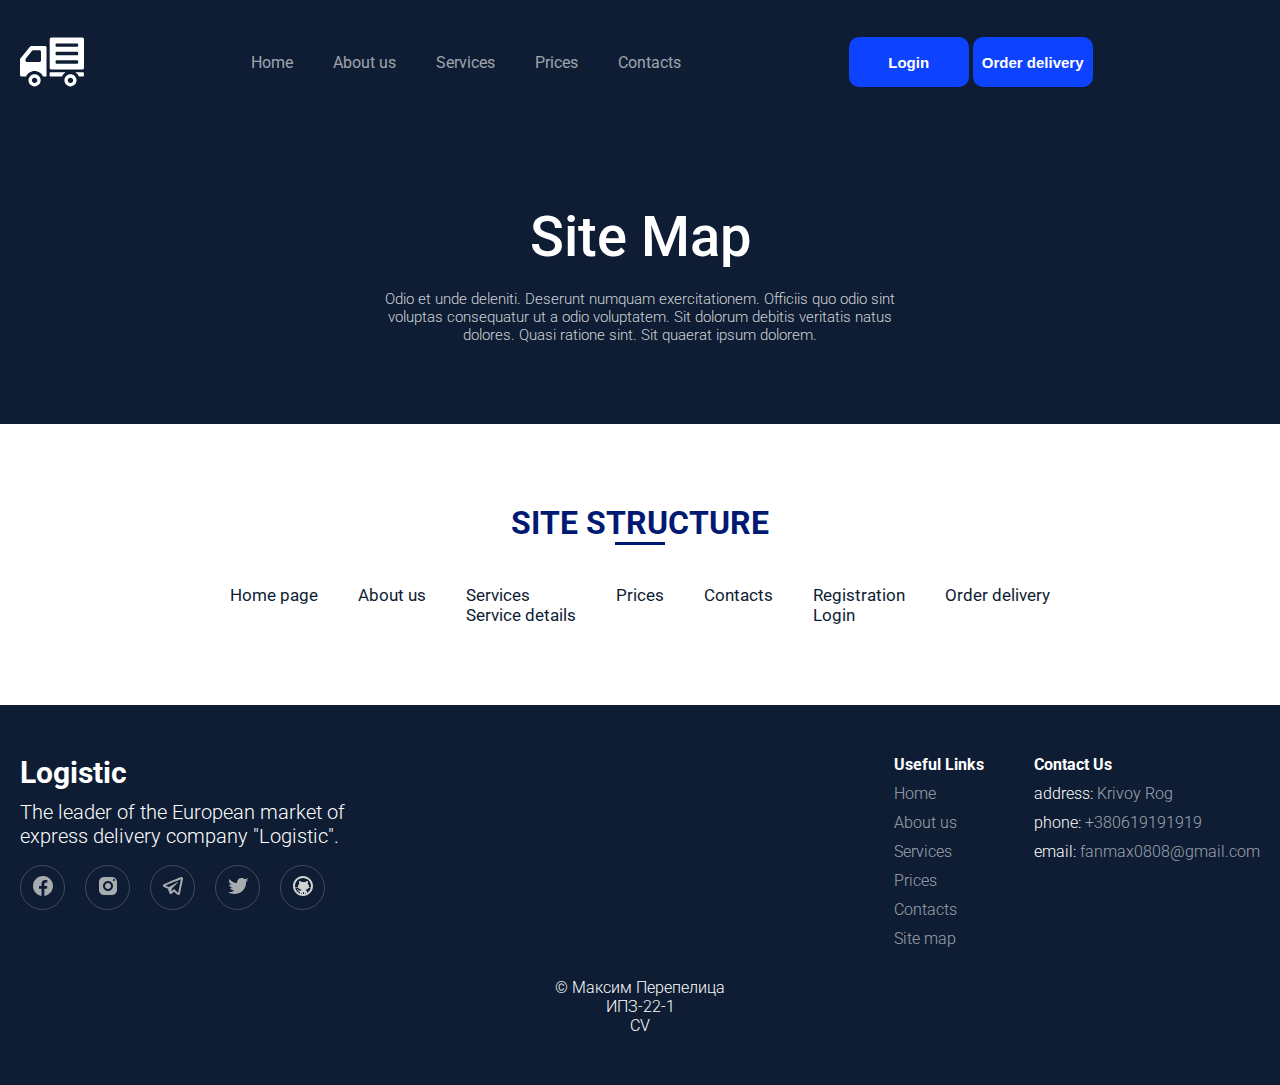
<file: pages/sitemap/sitemap.html>
<!doctype html>
<html lang="en">
<head>
    <meta charset="UTF-8">
    <meta name="viewport"
          content="width=device-width, user-scalable=no, initial-scale=1.0, maximum-scale=1.0, minimum-scale=1.0">
    <meta http-equiv="X-UA-Compatible" content="ie=edge">
    <meta name="description"
          content="The leader of the European market of express delivery company &quot;Logistic&quot;. To date, &quot;Logistic&quot; - the leader of express delivery market in Europe.">
    <meta name="keywords"
          content="logistic, delivery, logistics, mail, cargo, trucking, warehousing, packaging, storage">

    <!--    fonts-->
    <link rel="preconnect" href="https://fonts.googleapis.com">
    <link rel="preconnect" href="https://fonts.gstatic.com" crossorigin>
    <link href="https://fonts.googleapis.com/css2?family=Roboto:ital,wght@0,100;0,300;0,500;0,700;1,400&display=swap"
          rel="stylesheet">
    <!--    fonts-->
    <link rel="stylesheet" href="css/style.css">

    <title>Logistic site map</title>
</head>
<body>
<div class="header-and-hero__wrapper bg-image">
    <header class="header">
        <div class="wrapper">
            <div class="header__wrapper">
                <div class="header__logo">
                    <a href="../main/index.html">
                        <object>
                            <svg version="1.1" id="_x32_"
                                 xmlns="http://www.w3.org/2000/svg"
                                 xmlns:xlink="http://www.w3.org/1999/xlink" viewBox="0 0 512 512" xml:space="preserve"
                                 fill="#000000"><g id="SVGRepo_bgCarrier" stroke-width="0"></g>
                                <g id="SVGRepo_tracerCarrier" stroke-linecap="round" stroke-linejoin="round"></g>
                                <g id="SVGRepo_iconCarrier">
                                    <g> <path class="st0"
                                              d="M116.683,354.34c-26.836,0-48.607,21.764-48.607,48.6c0,26.85,21.771,48.614,48.607,48.614 c26.844,0,48.608-21.764,48.608-48.614C165.29,376.104,143.526,354.34,116.683,354.34z M116.683,424.826 c-12.08,0-21.872-9.799-21.872-21.886c0-12.073,9.792-21.865,21.872-21.865c12.08,0,21.872,9.792,21.872,21.865 C138.554,415.027,128.762,424.826,116.683,424.826z"></path>
                                        <path class="st0"
                                              d="M403.8,354.34c-26.836,0-48.6,21.764-48.6,48.6c0,26.85,21.764,48.614,48.6,48.614 c26.843,0,48.606-21.764,48.606-48.614C452.406,376.104,430.643,354.34,403.8,354.34z M403.8,424.826 c-12.073,0-21.865-9.799-21.865-21.886c0-12.073,9.792-21.865,21.865-21.865c12.079,0,21.871,9.792,21.871,21.865 C425.671,415.027,415.879,424.826,403.8,424.826z"></path>
                                        <path class="st0"
                                              d="M200.127,128.622H90.502c-3.561,0-6.957,1.582-9.23,4.331l-78.48,94.163C0.986,229.268,0,231.994,0,234.815 v82.595v43.189c0,6.648,5.389,12.029,12.03,12.029h36.844c11.626-25.9,37.621-44.024,67.81-44.024 c30.196,0,56.183,18.124,67.81,44.024h27.671V140.652C212.163,134.003,206.767,128.622,200.127,128.622z M43.931,236.052 c0-2.849,0.978-5.612,2.777-7.82l50.103-61.694c2.36-2.907,5.9-4.59,9.633-4.59h49.083c6.848,0,12.404,5.554,12.404,12.411v70.011 c0,6.849-5.555,12.404-12.404,12.404H56.334c-6.85,0-12.404-5.554-12.404-12.404V236.052z"></path>
                                        <path class="st0"
                                              d="M243.532,338.792c-3.741,0-6.763,3.03-6.763,6.77v20.303c0,3.735,3.022,6.763,6.763,6.763h92.466 c6.382-14.209,17.072-26.023,30.419-33.836H243.532z"></path>
                                        <path class="st0"
                                              d="M504.381,338.792h-63.19c13.353,7.814,24.044,19.627,30.419,33.836h32.772c3.741,0,6.77-3.028,6.77-6.763 v-20.303C511.151,341.822,508.122,338.792,504.381,338.792z"></path>
                                        <path class="st0"
                                              d="M497.568,60.446H252.043c-7.964,0-14.425,6.46-14.425,14.432v226.703c0,7.972,6.461,14.432,14.425,14.432 h245.525c7.971,0,14.432-6.46,14.432-14.432V74.878C512,66.906,505.539,60.446,497.568,60.446z M458.27,134.09H291.355 c-3.741,0-6.771-3.036-6.771-6.763v-13.533c0-3.741,3.03-6.77,6.771-6.77H458.27c3.735,0,6.763,3.029,6.763,6.77v13.533 C465.033,131.054,462.005,134.09,458.27,134.09z M291.355,174.697H458.27c3.735,0,6.763,3.021,6.763,6.763V195 c0,3.727-3.028,6.763-6.763,6.763H291.355c-3.741,0-6.771-3.036-6.771-6.763v-13.54 C284.584,177.718,287.614,174.697,291.355,174.697z M291.355,242.369H458.27c3.735,0,6.763,3.022,6.763,6.763v13.533 c0,3.727-3.028,6.77-6.763,6.77H291.355c-3.741,0-6.771-3.044-6.771-6.77v-13.533C284.584,245.391,287.614,242.369,291.355,242.369 z"></path> </g> </g></svg>
                        </object>
                    </a>
                </div>
                <div class="header__navigation-wrapper">
                    <nav class="header__nav">
                        <ul class="header__nav-items">
                            <li><a href="../main/index.html">Home</a></li>
                            <li><a href="../about/index.html">About us</a></li>
                            <li><a href="../services/services.html">Services</a></li>
                            <li><a href="../prices/prices.html">Prices</a></li>
                            <li><a href="../contacts/contacts.html">Contacts</a></li>
                        </ul>
                    </nav>
                </div>
                <div>
                    <a href="../registration/login/login.html">
                        <button class="order-btn">
                            Login
                        </button>
                    </a>
                    <a href="../order/order.html">
                        <button class="order-btn">
                            Order delivery
                        </button>
                    </a>
                </div>
                <div class="body-overlay"></div>

                <div class="burger-menu">
                    <div class="burger-menu-line"></div>
                    <div class="burger-menu-line"></div>
                    <div class="burger-menu-line"></div>
                </div>

                <nav class="menu">
                    <ul>
                        <li class="menu-item"><a href="../main/index.html">Home</a></li>
                        <li class="menu-item"><a href="../about/index.html">About us</a></li>
                        <li class="menu-item"><a href="../services/services.html">Services</a></li>
                        <li class="menu-item"><a href="../prices/prices.html">Prices</a></li>
                        <li class="menu-item"><a href="../contacts/contacts.html">Contacts</a></li>
                    </ul>
                    <a href="../registration/login/login.html">
                        <button class="order-btn__burger">
                            Login
                        </button>
                    </a>
                    <a href="../order/order.html" class="order-btn__burger-link">
                        <button class="order-btn__burger">Order delivery</button>
                    </a>
                </nav>
            </div>
        </div>
    </header>
    <div class="hero">
        <div class="wrapper">
            <div class="hero__wrapper">
                <h1 class="hero-title">Site Map</h1>
                <p class="hero-text">Odio et unde deleniti. Deserunt numquam exercitationem. Officiis quo odio sint
                    voluptas consequatur ut a odio voluptatem. Sit dolorum debitis veritatis natus dolores. Quasi
                    ratione sint. Sit quaerat ipsum dolorem.</p>
            </div>
        </div>
    </div>
</div>

<main>
    <section class="sitemap-section" id="sitemap-section">
        <div class="wrapper">
            <div class="sitemap__wrapper">
                <h3 class="title">Site structure</h3>

                <ul class="site-structure">
                    <li><a href="../main/index.html">Home page</a></li>
                    <li><a href="../about/index.html">About us</a></li>
                    <li>
                        <ul>
                            <li><a href="../services/services.html">Services</a></li>
                            <li><a href="../services/details.html">Service details</a></li>
                        </ul>
                    </li>
                    <li><a href="../prices/prices.html">Prices</a></li>
                    <li><a href="../contacts/contacts.html">Contacts</a></li>
                    <li>
                        <ul>
                            <li><a href="../registration/registration.html">Registration</a></li>
                            <li><a href="../registration/login/login.html">Login</a></li>
                        </ul>
                    </li>
                    <li><a href="../order/order.html">Order delivery</a></li>
                </ul>
            </div>
        </div>
    </section>
</main>

<footer class="footer" id="footer-section">
    <div class="wrapper">
        <div class="footer__wrapper">
            <div class="wrapper__first-content">
                <h4 class="footer-logo-name">Logistic</h4>
                <p class="footer-logo-text">The leader of the European market of express delivery company
                    "Logistic".</p>

                <div>
                    <ol class="social__list">
                        <li>
                            <a href="#">
                                <img src="../../source/images/icons/icons8-facebook.svg" alt="Facebook">
                            </a>
                        </li>
                        <li>
                            <a href="#">
                                <img src="../../source/images/icons/icons8-instagram.svg" alt="Instagram">
                            </a>
                        </li>
                        <li>
                            <a href="#">
                                <img src="../../source/images/icons/icons8-telegram-app.svg" alt="Telegram">
                            </a>
                        </li>
                        <li>
                            <a href="#">
                                <img src="../../source/images/icons/icons8-twitter.svg" alt="Twitter">
                            </a>
                        </li>
                        <li>
                            <a href="#">
                                <img src="../../source/images/icons/icons8-github.svg" alt="Github">
                            </a>
                        </li>
                    </ol>
                </div>
            </div>

            <div class="wrapper__second-content">
                <div>
                    <h5 class="useful-links-title">Useful Links</h5>
                    <ul class="useful-links__list">
                        <li><a href="../main/index.html">Home</a></li>
                        <li><a href="../about/index.html">About us</a></li>
                        <li><a href="../services/services.html">Services</a></li>
                        <li><a href="../prices/prices.html">Prices</a></li>
                        <li><a href="../contacts/contacts.html">Contacts</a></li>
                        <li><a href="../sitemap/sitemap.html">Site map</a></li>
                    </ul>
                </div>

                <div>
                    <h5 class="contact-us-title">Contact Us</h5>
                    <ol class="contact-us__list">
                        <li><p><span>address:</span> Krivoy Rog</p></li>
                        <li><p><span>phone:</span> +380619191919</p></li>
                        <li><p><span>email:</span> fanmax0808@gmail.com</p></li>
                    </ol>
                </div>
            </div>
        </div>
        <div class="copyright">
            <p>© Максим Перепелица</p>
            <p>ИПЗ-22-1</p>
            <p><a href="../cv/resume.html" style="color: #ffffff">CV</a></p>
        </div>
    </div>
</footer>

<script src="../../modules/burgerMenu.js"></script>
</body>
</html>
</file>
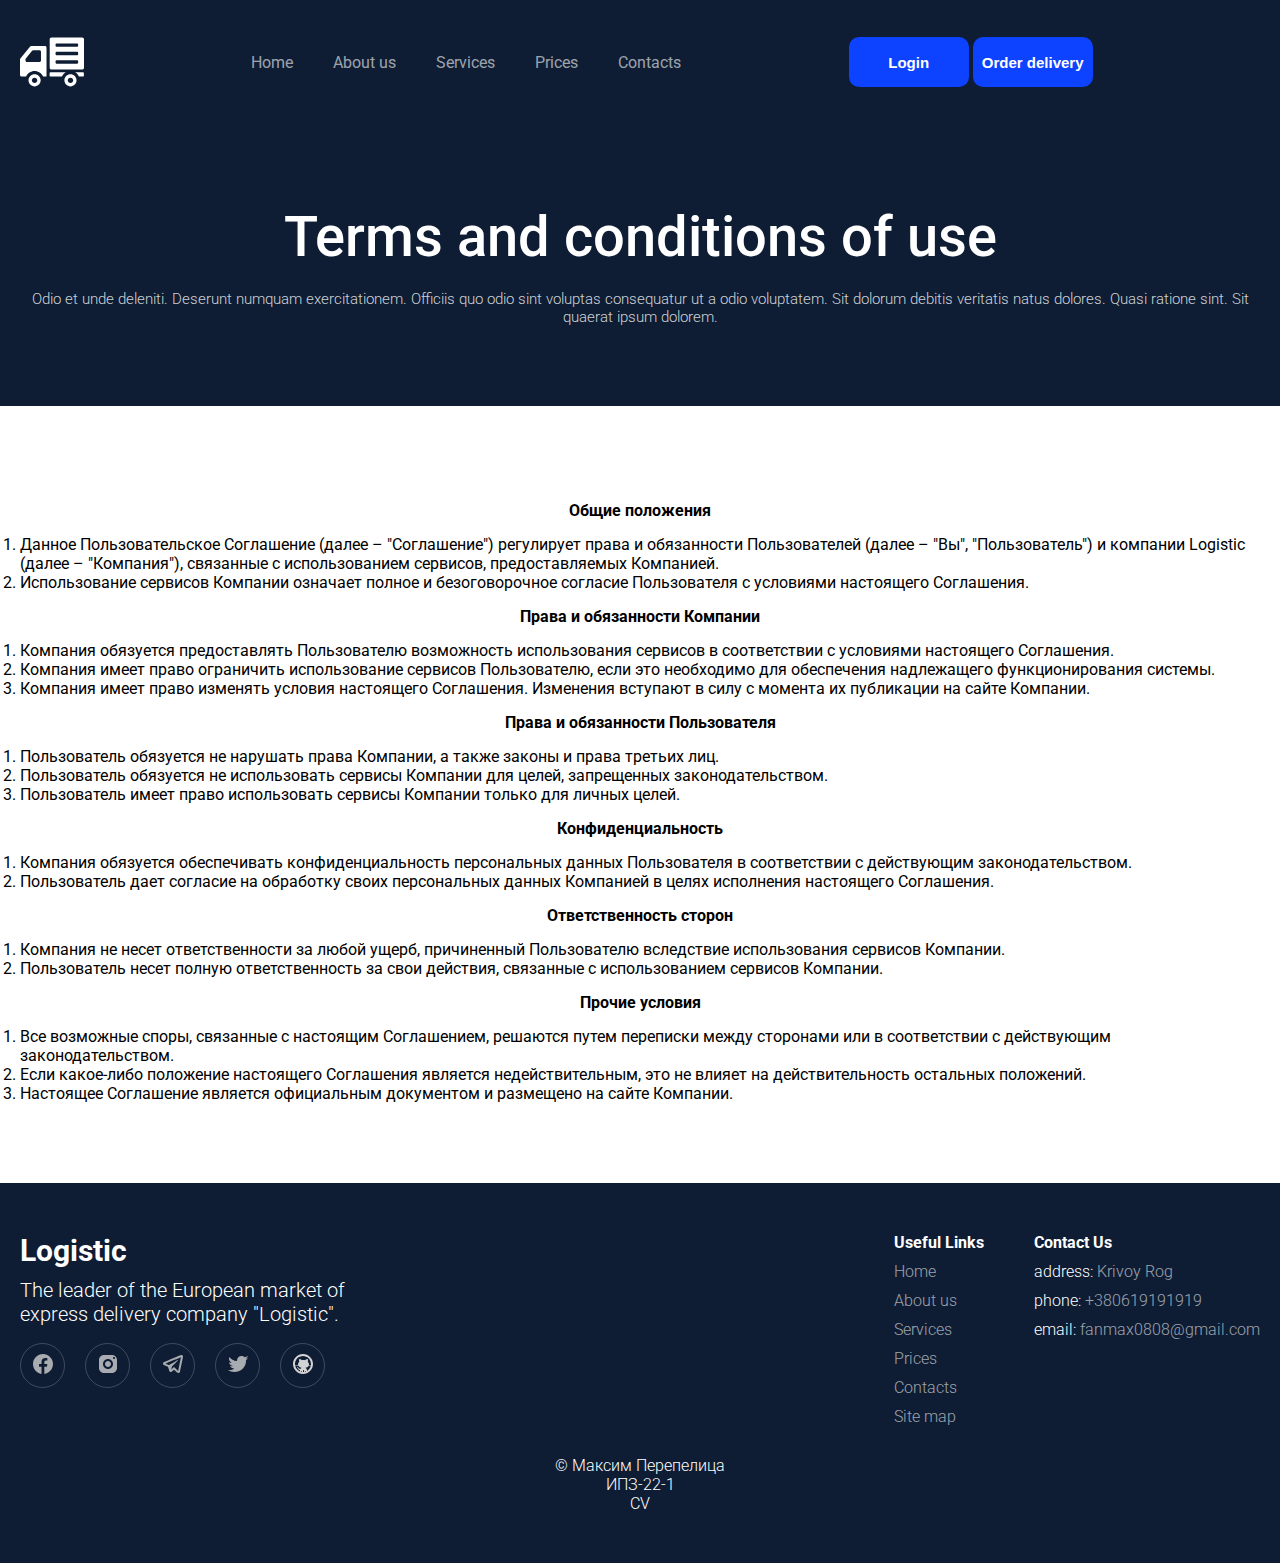
<file: pages/order/terms/terms.html>
<!doctype html>
<html lang="en">
<head>
    <meta charset="UTF-8">
    <meta name="viewport"
          content="width=device-width, user-scalable=no, initial-scale=1.0, maximum-scale=1.0, minimum-scale=1.0">
    <meta http-equiv="X-UA-Compatible" content="ie=edge">
    <meta name="description"
          content="The leader of the European market of express delivery company &quot;Logistic&quot;. To date, &quot;Logistic&quot; - the leader of express delivery market in Europe.">
    <meta name="keywords"
          content="Logistic terms, delivery, logistics, mail, cargo, trucking, warehousing, packaging, storage">

    <link rel="stylesheet" href="css/style.css">

    <!--    fonts-->
    <link rel="preconnect" href="https://fonts.googleapis.com">
    <link rel="preconnect" href="https://fonts.gstatic.com" crossorigin>
    <link href="https://fonts.googleapis.com/css2?family=Roboto:ital,wght@0,100;0,300;0,500;0,700;1,400&display=swap"
          rel="stylesheet">
    <!--    fonts-->

    <title>Logistic terms</title>
</head>
<body>

<div class="header-and-hero__wrapper bg-image">
    <header class="header">
        <div class="wrapper">
            <div class="header__wrapper">
                <div class="header__logo">
                    <a href="../../main/index.html">
                        <object>
                            <svg version="1.1" id="_x32_"
                                 xmlns="http://www.w3.org/2000/svg"
                                 xmlns:xlink="http://www.w3.org/1999/xlink" viewBox="0 0 512 512" xml:space="preserve"
                                 fill="#000000"><g id="SVGRepo_bgCarrier" stroke-width="0"></g>
                                <g id="SVGRepo_tracerCarrier" stroke-linecap="round" stroke-linejoin="round"></g>
                                <g id="SVGRepo_iconCarrier">
                                    <g> <path class="st0"
                                              d="M116.683,354.34c-26.836,0-48.607,21.764-48.607,48.6c0,26.85,21.771,48.614,48.607,48.614 c26.844,0,48.608-21.764,48.608-48.614C165.29,376.104,143.526,354.34,116.683,354.34z M116.683,424.826 c-12.08,0-21.872-9.799-21.872-21.886c0-12.073,9.792-21.865,21.872-21.865c12.08,0,21.872,9.792,21.872,21.865 C138.554,415.027,128.762,424.826,116.683,424.826z"></path>
                                        <path class="st0"
                                              d="M403.8,354.34c-26.836,0-48.6,21.764-48.6,48.6c0,26.85,21.764,48.614,48.6,48.614 c26.843,0,48.606-21.764,48.606-48.614C452.406,376.104,430.643,354.34,403.8,354.34z M403.8,424.826 c-12.073,0-21.865-9.799-21.865-21.886c0-12.073,9.792-21.865,21.865-21.865c12.079,0,21.871,9.792,21.871,21.865 C425.671,415.027,415.879,424.826,403.8,424.826z"></path>
                                        <path class="st0"
                                              d="M200.127,128.622H90.502c-3.561,0-6.957,1.582-9.23,4.331l-78.48,94.163C0.986,229.268,0,231.994,0,234.815 v82.595v43.189c0,6.648,5.389,12.029,12.03,12.029h36.844c11.626-25.9,37.621-44.024,67.81-44.024 c30.196,0,56.183,18.124,67.81,44.024h27.671V140.652C212.163,134.003,206.767,128.622,200.127,128.622z M43.931,236.052 c0-2.849,0.978-5.612,2.777-7.82l50.103-61.694c2.36-2.907,5.9-4.59,9.633-4.59h49.083c6.848,0,12.404,5.554,12.404,12.411v70.011 c0,6.849-5.555,12.404-12.404,12.404H56.334c-6.85,0-12.404-5.554-12.404-12.404V236.052z"></path>
                                        <path class="st0"
                                              d="M243.532,338.792c-3.741,0-6.763,3.03-6.763,6.77v20.303c0,3.735,3.022,6.763,6.763,6.763h92.466 c6.382-14.209,17.072-26.023,30.419-33.836H243.532z"></path>
                                        <path class="st0"
                                              d="M504.381,338.792h-63.19c13.353,7.814,24.044,19.627,30.419,33.836h32.772c3.741,0,6.77-3.028,6.77-6.763 v-20.303C511.151,341.822,508.122,338.792,504.381,338.792z"></path>
                                        <path class="st0"
                                              d="M497.568,60.446H252.043c-7.964,0-14.425,6.46-14.425,14.432v226.703c0,7.972,6.461,14.432,14.425,14.432 h245.525c7.971,0,14.432-6.46,14.432-14.432V74.878C512,66.906,505.539,60.446,497.568,60.446z M458.27,134.09H291.355 c-3.741,0-6.771-3.036-6.771-6.763v-13.533c0-3.741,3.03-6.77,6.771-6.77H458.27c3.735,0,6.763,3.029,6.763,6.77v13.533 C465.033,131.054,462.005,134.09,458.27,134.09z M291.355,174.697H458.27c3.735,0,6.763,3.021,6.763,6.763V195 c0,3.727-3.028,6.763-6.763,6.763H291.355c-3.741,0-6.771-3.036-6.771-6.763v-13.54 C284.584,177.718,287.614,174.697,291.355,174.697z M291.355,242.369H458.27c3.735,0,6.763,3.022,6.763,6.763v13.533 c0,3.727-3.028,6.77-6.763,6.77H291.355c-3.741,0-6.771-3.044-6.771-6.77v-13.533C284.584,245.391,287.614,242.369,291.355,242.369 z"></path> </g> </g></svg>
                        </object>
                    </a>
                </div>
                <div class="header__navigation-wrapper">
                    <nav class="header__nav">
                        <ul class="header__nav-items">
                            <li><a href="../../main/index.html">Home</a></li>
                            <li><a href="../../about/index.html">About us</a></li>
                            <li><a href="../../services/services.html">Services</a></li>
                            <li><a href="../../prices/prices.html">Prices</a></li>
                            <li><a href="../../contacts/contacts.html">Contacts</a></li>
                        </ul>
                    </nav>
                </div>
                <div>
                    <a href="../../registration/login/login.html">
                        <button class="order-btn">
                            Login
                        </button>
                    </a>
                    <a href="../../order/order.html">
                        <button class="order-btn">
                            Order delivery
                        </button>
                    </a>
                </div>
                <div class="body-overlay"></div>

                <div class="burger-menu">
                    <div class="burger-menu-line"></div>
                    <div class="burger-menu-line"></div>
                    <div class="burger-menu-line"></div>
                </div>

                <nav class="menu">
                    <ul>
                        <li class="menu-item"><a href="../../main/index.html">Home</a></li>
                        <li class="menu-item"><a href="../../about/index.html">About us</a></li>
                        <li class="menu-item"><a href="../../services/services.html">Services</a></li>
                        <li class="menu-item"><a href="../../prices/prices.html">Prices</a></li>
                        <li class="menu-item"><a href="../../contacts/contacts.html">Contacts</a></li>
                    </ul>
                    <a href="../../registration/login/login.html">
                        <button class="order-btn__burger">
                            Login
                        </button>
                    </a>
                    <a href="../../order/order.html" class="order-btn__burger-link">
                        <button class="order-btn__burger">Order delivery</button>
                    </a>
                </nav>
            </div>
        </div>
    </header>
    <div class="hero">
        <div class="wrapper">
            <div class="hero__wrapper">
                <h1 class="hero-title">Terms and conditions of use</h1>
                <p class="hero-text">Odio et unde deleniti. Deserunt numquam exercitationem. Officiis quo odio sint
                    voluptas consequatur ut a odio voluptatem. Sit dolorum debitis veritatis natus dolores. Quasi
                    ratione sint. Sit quaerat ipsum dolorem.</p>
            </div>
        </div>
    </div>
</div>

<main>
    <section class="terms-section" id="terms-section">
        <div class="wrapper">
            <div class="terms-wrapper">
                <ol class="terms-list">
                    <li><p class="terms-title"><b>Общие положения</b></p>
                        <ol>
                            <li>Данное Пользовательское Соглашение (далее – "Соглашение") регулирует права и обязанности Пользователей
                                (далее – "Вы", "Пользователь") и компании Logistic (далее – "Компания"), связанные с использованием
                                сервисов, предоставляемых Компанией.
                            </li>
                            <li>Использование сервисов Компании означает полное и безоговорочное согласие Пользователя с условиями
                                настоящего Соглашения.
                            </li>
                        </ol>
                    </li>
                    <li><p class="terms-title"><b>Права и обязанности Компании</b></p>
                        <ol>
                            <li>Компания обязуется предоставлять Пользователю возможность использования сервисов в соответствии с
                                условиями настоящего Соглашения.
                            </li>
                            <li>Компания имеет право ограничить использование сервисов Пользователю, если это необходимо для обеспечения
                                надлежащего функционирования системы.
                            </li>
                            <li>Компания имеет право изменять условия настоящего Соглашения. Изменения вступают в силу с момента их
                                публикации на сайте Компании.
                            </li>
                        </ol>
                    </li>
                    <li><p class="terms-title"><b>Права и обязанности Пользователя</b></p>
                        <ol>
                            <li>Пользователь обязуется не нарушать права Компании, а также законы и права третьих лиц.</li>
                            <li>Пользователь обязуется не использовать сервисы Компании для целей, запрещенных законодательством.</li>
                            <li>Пользователь имеет право использовать сервисы Компании только для личных целей.</li>
                        </ol>
                    </li>
                    <li><p class="terms-title"><b>Конфиденциальность</b></p>
                        <ol>
                            <li>Компания обязуется обеспечивать конфиденциальность персональных данных Пользователя в соответствии с
                                действующим законодательством.
                            </li>
                            <li>Пользователь дает согласие на обработку своих персональных данных Компанией в целях исполнения
                                настоящего Соглашения.
                            </li>
                        </ol>
                    </li>
                    <li><p class="terms-title"><b>Ответственность сторон</b></p>
                        <ol>
                            <li>Компания не несет ответственности за любой ущерб, причиненный Пользователю вследствие использования
                                сервисов Компании.
                            </li>
                            <li>Пользователь несет полную ответственность за свои действия, связанные с использованием сервисов
                                Компании.
                            </li>
                        </ol>
                    </li>
                    <li><p class="terms-title"><b>Прочие условия</b></p>
                        <ol>
                            <li>Все возможные споры, связанные с настоящим Соглашением, решаются путем переписки между сторонами или в
                                соответствии с действующим законодательством.
                            </li>
                            <li>Если какое-либо положение настоящего Соглашения является недействительным, это не влияет на
                                действительность остальных положений.
                            </li>
                            <li>Настоящее Соглашение является официальным документом и размещено на сайте Компании.</li>
                        </ol>
                    </li>
                </ol>
            </div>
        </div>
    </section>
</main>

<footer class="footer" id="footer-section">
    <div class="wrapper">
        <div class="footer__wrapper">
            <div class="wrapper__first-content">
                <h4 class="footer-logo-name">Logistic</h4>
                <p class="footer-logo-text">The leader of the European market of express delivery company
                    "Logistic".</p>

                <div>
                    <ol class="social__list">
                        <li>
                            <a href="#">
                                <img src="../../../source/images/icons/icons8-facebook.svg" alt="Facebook">
                            </a>
                        </li>
                        <li>
                            <a href="#">
                                <img src="../../../source/images/icons/icons8-instagram.svg" alt="Instagram">
                            </a>
                        </li>
                        <li>
                            <a href="#">
                                <img src="../../../source/images/icons/icons8-telegram-app.svg" alt="Telegram">
                            </a>
                        </li>
                        <li>
                            <a href="#">
                                <img src="../../../source/images/icons/icons8-twitter.svg" alt="Twitter">
                            </a>
                        </li>
                        <li>
                            <a href="#">
                                <img src="../../../source/images/icons/icons8-github.svg" alt="Github">
                            </a>
                        </li>
                    </ol>
                </div>
            </div>

            <div class="wrapper__second-content">
                <div>
                    <h5 class="useful-links-title">Useful Links</h5>
                    <ul class="useful-links__list">
                        <li><a href="../../main/index.html">Home</a></li>
                        <li><a href="../../about/index.html">About us</a></li>
                        <li><a href="../../services/services.html">Services</a></li>
                        <li><a href="../../prices/prices.html">Prices</a></li>
                        <li><a href="../../contacts/contacts.html">Contacts</a></li>
                        <li><a href="../../sitemap/sitemap.html">Site map</a></li>
                    </ul>
                </div>

                <div>
                    <h5 class="contact-us-title">Contact Us</h5>
                    <ol class="contact-us__list">
                        <li><p><span>address:</span> Krivoy Rog</p></li>
                        <li><p><span>phone:</span> +380619191919</p></li>
                        <li><p><span>email:</span> fanmax0808@gmail.com</p></li>
                    </ol>
                </div>
            </div>
        </div>
        <div class="copyright">
            <p>© Максим Перепелица</p>
            <p>ИПЗ-22-1</p>
            <p><a href="../../cv/resume.html" style="color: #ffffff">CV</a></p>
        </div>
    </div>
</footer>

<script src="../../../modules/burgerMenu.js"></script>
</body>
</html>
</file>
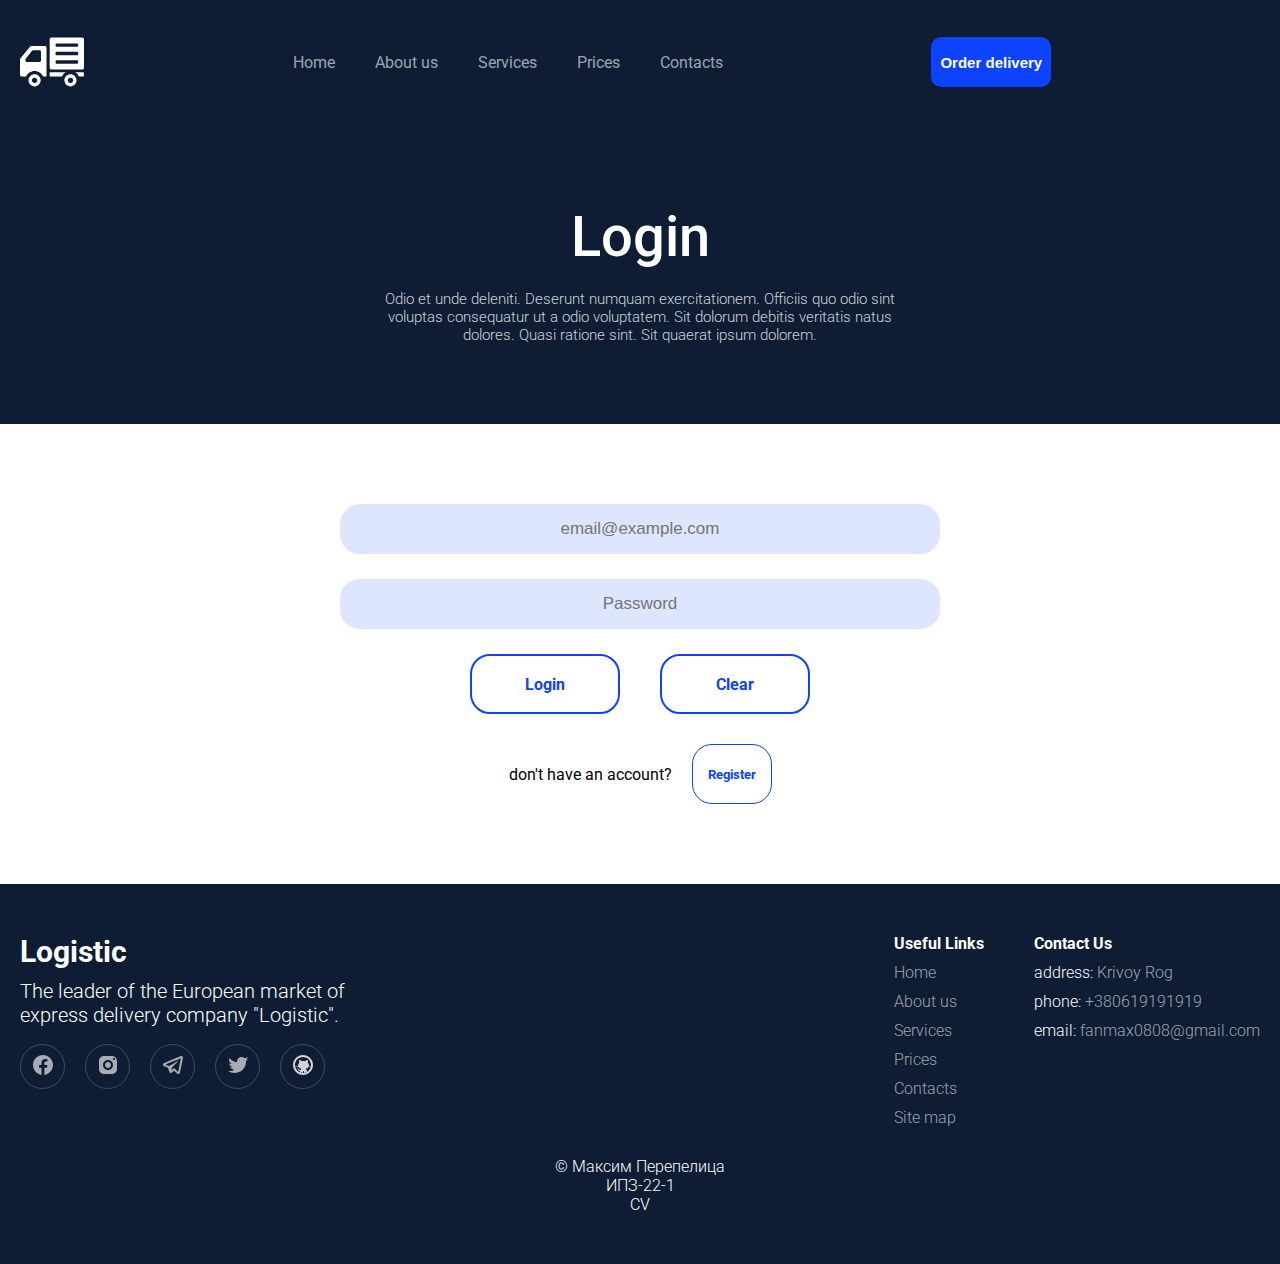
<file: pages/registration/login/login.html>
<!doctype html>
<html lang="en">
<head>
    <meta charset="UTF-8">
    <meta name="viewport"
          content="width=device-width, user-scalable=no, initial-scale=1.0, maximum-scale=1.0, minimum-scale=1.0">
    <meta http-equiv="X-UA-Compatible" content="ie=edge">
    <meta name="description"
          content="The leader of the European market of express delivery company &quot;Logistic&quot;. To date, &quot;Logistic&quot; - the leader of express delivery market in Europe.">
    <meta name="keywords" content="logistic login, delivery, logistics, mail, cargo, trucking, warehousing, packaging, storage">

    <!--    fonts-->
    <link rel="preconnect" href="https://fonts.googleapis.com">
    <link rel="preconnect" href="https://fonts.gstatic.com" crossorigin>
    <link href="https://fonts.googleapis.com/css2?family=Roboto:ital,wght@0,100;0,300;0,500;0,700;1,400&display=swap"
          rel="stylesheet">
    <!--    fonts-->
    <link rel="stylesheet" href="css/style.css">

    <title>Logistic login</title>
</head>
<body>
<div class="header-and-hero__wrapper bg-image">
    <header class="header">
        <div class="wrapper">
            <div class="header__wrapper">
                <div class="header__logo">
                    <a href="../../main/index.html">
                        <object>
                            <svg version="1.1" id="_x32_"
                                 xmlns="http://www.w3.org/2000/svg"
                                 xmlns:xlink="http://www.w3.org/1999/xlink" viewBox="0 0 512 512" xml:space="preserve"
                                 fill="#000000"><g id="SVGRepo_bgCarrier" stroke-width="0"></g>
                                <g id="SVGRepo_tracerCarrier" stroke-linecap="round" stroke-linejoin="round"></g>
                                <g id="SVGRepo_iconCarrier">
                                    <g> <path class="st0"
                                              d="M116.683,354.34c-26.836,0-48.607,21.764-48.607,48.6c0,26.85,21.771,48.614,48.607,48.614 c26.844,0,48.608-21.764,48.608-48.614C165.29,376.104,143.526,354.34,116.683,354.34z M116.683,424.826 c-12.08,0-21.872-9.799-21.872-21.886c0-12.073,9.792-21.865,21.872-21.865c12.08,0,21.872,9.792,21.872,21.865 C138.554,415.027,128.762,424.826,116.683,424.826z"></path>
                                        <path class="st0"
                                              d="M403.8,354.34c-26.836,0-48.6,21.764-48.6,48.6c0,26.85,21.764,48.614,48.6,48.614 c26.843,0,48.606-21.764,48.606-48.614C452.406,376.104,430.643,354.34,403.8,354.34z M403.8,424.826 c-12.073,0-21.865-9.799-21.865-21.886c0-12.073,9.792-21.865,21.865-21.865c12.079,0,21.871,9.792,21.871,21.865 C425.671,415.027,415.879,424.826,403.8,424.826z"></path>
                                        <path class="st0"
                                              d="M200.127,128.622H90.502c-3.561,0-6.957,1.582-9.23,4.331l-78.48,94.163C0.986,229.268,0,231.994,0,234.815 v82.595v43.189c0,6.648,5.389,12.029,12.03,12.029h36.844c11.626-25.9,37.621-44.024,67.81-44.024 c30.196,0,56.183,18.124,67.81,44.024h27.671V140.652C212.163,134.003,206.767,128.622,200.127,128.622z M43.931,236.052 c0-2.849,0.978-5.612,2.777-7.82l50.103-61.694c2.36-2.907,5.9-4.59,9.633-4.59h49.083c6.848,0,12.404,5.554,12.404,12.411v70.011 c0,6.849-5.555,12.404-12.404,12.404H56.334c-6.85,0-12.404-5.554-12.404-12.404V236.052z"></path>
                                        <path class="st0"
                                              d="M243.532,338.792c-3.741,0-6.763,3.03-6.763,6.77v20.303c0,3.735,3.022,6.763,6.763,6.763h92.466 c6.382-14.209,17.072-26.023,30.419-33.836H243.532z"></path>
                                        <path class="st0"
                                              d="M504.381,338.792h-63.19c13.353,7.814,24.044,19.627,30.419,33.836h32.772c3.741,0,6.77-3.028,6.77-6.763 v-20.303C511.151,341.822,508.122,338.792,504.381,338.792z"></path>
                                        <path class="st0"
                                              d="M497.568,60.446H252.043c-7.964,0-14.425,6.46-14.425,14.432v226.703c0,7.972,6.461,14.432,14.425,14.432 h245.525c7.971,0,14.432-6.46,14.432-14.432V74.878C512,66.906,505.539,60.446,497.568,60.446z M458.27,134.09H291.355 c-3.741,0-6.771-3.036-6.771-6.763v-13.533c0-3.741,3.03-6.77,6.771-6.77H458.27c3.735,0,6.763,3.029,6.763,6.77v13.533 C465.033,131.054,462.005,134.09,458.27,134.09z M291.355,174.697H458.27c3.735,0,6.763,3.021,6.763,6.763V195 c0,3.727-3.028,6.763-6.763,6.763H291.355c-3.741,0-6.771-3.036-6.771-6.763v-13.54 C284.584,177.718,287.614,174.697,291.355,174.697z M291.355,242.369H458.27c3.735,0,6.763,3.022,6.763,6.763v13.533 c0,3.727-3.028,6.77-6.763,6.77H291.355c-3.741,0-6.771-3.044-6.771-6.77v-13.533C284.584,245.391,287.614,242.369,291.355,242.369 z"></path> </g> </g></svg>
                        </object>
                    </a>
                </div>
                <div class="header__navigation-wrapper">
                    <nav class="header__nav">
                        <ul class="header__nav-items">
                            <li><a href="../../main/index.html">Home</a></li>
                            <li><a href="../../about/index.html">About us</a></li>
                            <li><a href="../../services/services.html">Services</a></li>
                            <li><a href="../../prices/prices.html">Prices</a></li>
                            <li><a href="../../contacts/contacts.html">Contacts</a></li>
                        </ul>
                    </nav>
                </div>
                <div>
                    <!--                    <a href="../registration/registration.html">-->
                    <!--                        <button class="order-btn">-->
                    <!--                            Login-->
                    <!--                        </button>-->
                    <!--                    </a>-->
                    <a href="../../order/order.html">
                        <button class="order-btn">
                            Order delivery
                        </button>
                    </a>
                </div>
                <div class="body-overlay"></div>

                <div class="burger-menu">
                    <div class="burger-menu-line"></div>
                    <div class="burger-menu-line"></div>
                    <div class="burger-menu-line"></div>
                </div>

                <nav class="menu">
                    <ul>
                        <li class="menu-item"><a href="../../main/index.html">Home</a></li>
                        <li class="menu-item"><a href="../../about/index.html">About us</a></li>
                        <li class="menu-item"><a href="../../services/services.html">Services</a></li>
                        <li class="menu-item"><a href="../../prices/prices.html">Prices</a></li>
                        <li class="menu-item"><a href="../../contacts/contacts.html">Contacts</a></li>
                    </ul>
                    <!--                    <a href="../registration/registration.html">-->
                    <!--                        <button class="order-btn__burger">-->
                    <!--                            Login-->
                    <!--                        </button>-->
                    <!--                    </a>-->
                    <a href="../../order/order.html" class="order-btn__burger-link">
                        <button class="order-btn__burger">Order delivery</button>
                    </a>
                </nav>
            </div>
        </div>
    </header>
    <div class="hero">
        <div class="wrapper">
            <div class="hero__wrapper">
                <h1 class="hero-title">Login</h1>
                <p class="hero-text">Odio et unde deleniti. Deserunt numquam exercitationem. Officiis quo odio sint
                    voluptas consequatur ut a odio voluptatem. Sit dolorum debitis veritatis natus dolores. Quasi
                    ratione sint. Sit quaerat ipsum dolorem.</p>
            </div>
        </div>
    </div>
</div>

<main>
    <section class="login-section" id="registration-section">
        <div class="wrapper">
            <div class="login__wrapper">
                <form class="login-form" action="#" method="get">
                    <input type="email" id="email" placeholder="email@example.com" name="email" required>
                    <input type="password" placeholder="Password" id="pass" name="pass" required>

                    <div class="form__btns-wrapper">
                        <button class="form-btn submit-btn" type="submit">Login</button>
                        <button class="form-btn reset-btn" type="reset">Clear</button>
                    </div>
                </form>
                <div class="login__btn-wrapper">
                    <p>don't have an account?</p>
                    <a href="../../registration/registration.html">
                        <button class="login-btn">
                            Register
                        </button>
                    </a>
                </div>
            </div>
        </div>
    </section>
</main>

<footer class="footer" id="footer-section">
    <div class="wrapper">
        <div class="footer__wrapper">
            <div class="wrapper__first-content">
                <h4 class="footer-logo-name">Logistic</h4>
                <p class="footer-logo-text">The leader of the European market of express delivery company
                    "Logistic".</p>

                <div>
                    <ol class="social__list">
                        <li>
                            <a href="#">
                                <img src="../../../source/images/icons/icons8-facebook.svg" alt="Facebook">
                            </a>
                        </li>
                        <li>
                            <a href="#">
                                <img src="../../../source/images/icons/icons8-instagram.svg" alt="Instagram">
                            </a>
                        </li>
                        <li>
                            <a href="#">
                                <img src="../../../source/images/icons/icons8-telegram-app.svg" alt="Telegram">
                            </a>
                        </li>
                        <li>
                            <a href="#">
                                <img src="../../../source/images/icons/icons8-twitter.svg" alt="Twitter">
                            </a>
                        </li>
                        <li>
                            <a href="#">
                                <img src="../../../source/images/icons/icons8-github.svg" alt="Github">
                            </a>
                        </li>
                    </ol>
                </div>
            </div>

            <div class="wrapper__second-content">
                <div>
                    <h5 class="useful-links-title">Useful Links</h5>
                    <ul class="useful-links__list">
                        <li><a href="../../main/index.html">Home</a></li>
                        <li><a href="../../about/index.html">About us</a></li>
                        <li><a href="../../services/services.html">Services</a></li>
                        <li><a href="../../prices/prices.html">Prices</a></li>
                        <li><a href="../../contacts/contacts.html">Contacts</a></li>
                        <li><a href="../../sitemap/sitemap.html">Site map</a></li>
                    </ul>
                </div>

                <div>
                    <h5 class="contact-us-title">Contact Us</h5>
                    <ol class="contact-us__list">
                        <li><p><span>address:</span> Krivoy Rog</p></li>
                        <li><p><span>phone:</span> +380619191919</p></li>
                        <li><p><span>email:</span> fanmax0808@gmail.com</p></li>
                    </ol>
                </div>
            </div>
        </div>
        <div class="copyright">
            <p>© Максим Перепелица</p>
            <p>ИПЗ-22-1</p>
            <p><a href="../../cv/resume.html" style="color: #ffffff">CV</a></p>
        </div>
    </div>
</footer>

<script src="../../../modules/burgerMenu.js"></script>
</body>
</html>
</file>
<file: css/style.css>
/*common start*/
* {
    padding: 0;
    margin: 0;
    box-sizing: border-box;
}
ul, ol {
    list-style: none;
}

a {
    text-decoration: none;
}
body {
    font-family: "Roboto", sans-serif;
}
/*common end*/

/*header start*/
.header {
    padding: 30px 0;
}
.header-and-hero__wrapper {
    width: 100%;
    min-height: 100vh;
    background-color: #0e1d34;
    background-image: url("../source/images/hero-bg.png");
    background-size: cover;
    background-position: center;
    position: relative;
}

.bg-image {
    background-repeat: no-repeat;
    background-attachment: fixed;
    background-size: cover;
    background-position: center center;
}

.wrapper {
    max-width: 1320px;
    margin: 0 auto;
    padding: 0 20px 0 20px;
}

.header__wrapper {
    display: flex;
    justify-content: space-between;
    align-items: center;
}

.header__logo {
    width: 64px;
    height: 64px;
}

.header__logo svg {
    fill: white;
}

.header__navigation-wrapper {
    width: 600px;
}

.header__nav-items {
    display: flex;
    justify-content: space-between;
    flex-wrap: wrap;
}

.header__nav-items a {
    color: rgba(255, 255, 255, 0.6);
    transition: 0.3s;
}
.header__nav-items a:hover {
    color: #fff;
}
.active a {
    color: #fff;
}
.order-btn {
    background: #0d42ff;
    width: 120px;
    height: 50px;
    border: none;
    border-radius: 10px;
    cursor: pointer;
}
.order-btn a {
    color: white;
    font-weight: 700;
    font-size: 15px;
}
/*header end*/

/*hero start*/
.hero__wrapper {
    display: flex;
    justify-content: space-between;
    padding: 120px 0px 120px 0px;
    align-items: center;
}

.hero-left__content {
    width: 600px;
}

.hero-title {
    color: white;
    font-size: 48px;
    margin-bottom: 40px;
}

.hero-text {
    font-size: 18px;
    font-weight: 300;
    margin-bottom: 60px;
    color: rgba(255, 255, 255, 0.8);
}

.hero-stats__block {
    width: 600px;
}

.hero-stats__items {
    display: flex;
    justify-content: space-between;
    flex-wrap: wrap;
    text-align: center;
}

.hero-stats__item {
    color: rgba(255, 255, 255, 0.8);
}

.hero-stats__item span {
    font-size: 25px;
    font-weight: 700;
}

.hero-stats__item {
    font-size: 15px;
}

.hero-stats__item span::after {
    content: "";
    display: block;
    margin: 20px auto 0 auto;
    width: 20px;
    height: 3px;
    background: #0d42ff;
}

.hero-img {
    max-width: 100%;
    height: auto;
    max-height: 600px;
}

@media (max-width: 1100px) {
    .hero__wrapper {
        display: flex;
        justify-content: center;
        align-items: center;
        flex-direction: column-reverse;
        padding: 60px 0px 120px 0px;
    }
    .hero-stats__item {
        width: 300px;
        margin-bottom: 40px;
    }
    .hero-left__content {
        width: 700px;
        display: flex;
        flex-direction: column;
        justify-content: center;
        align-items: center;
    }
    .hero-stats__item span {
        font-size: 35px;
        font-weight: 700;
    }
    .hero-stats__item p {
        font-size: 20px;
    }
    .hero-img {
      margin-bottom: 40px;
    }
}
/*hero end*/

/*about-section start*/

.about-section {
    padding: 80px 0;
}
.about-us__wrapper {
    display: flex;
    justify-content: space-between;
}
.about-info__list {
    display: flex;
    justify-content: space-between;
    flex-wrap: wrap;
    max-width: 600px;
    margin: 0 auto;
    text-align: center;
}

.about-info__list li {
    cursor: pointer;
    transition: 0.3s;
}
.about-info__list li:hover .about-list__content h4 {
    color: #001f8d;
}

.about-list__icon {
    margin-bottom: 5px;
}

.about-list__icon svg {
    width: 50px;
    height: 50px;
    fill: #0d42ff;
}

.about-list__content h4 {
    font-weight: 700;
    font-size: 20px;
    margin-bottom: 10px;
    color: #132848;
}

.about-list__content p {
    font-size: 15px;
    color: #132848;
}

.about-list__content span {
    display: inline-block;
    margin-top: 15px;
}
.about-list__content span a {
    color: black;
}
.about-list__content span::after {
    content: "";
    display: inline-block;
    width: 15px;
    height: 15px;
    background: url("../source/images/icons/arrow-right-svgrepo-com.svg") no-repeat;
    background-size: 15px;
    margin-left: 5px;
}

/* ------------ */
.about-us__wrapper {
    padding: 80px 0 0 0;
    gap: 50px;
}

.about-us-title {
    font-weight: 700;
    font-size: 32px;
    color: #001f8d;
    margin-bottom: 10px;
}
.about-us-text {
    font-weight: 300;
    font-size: 20px;
    color: black;
    margin-bottom: 10px;
}
.about-us__item-title {
    font-size: 18px;
    font-weight: 700;
    color: #19335c;
    margin-bottom: 10px;
}
.about-us__item-text {
    font-size: 17px;
    font-weight: 300;
}
.about-us__left-content {
    width: 480px;
}


.about-us__list {
    margin-top: 30px;
}
.about-us__item {
    display: flex;
    align-items: center;
    gap: 20px;
}
.about-us__item-icon {
    width: 65px;
    height: 65px;
}

.about-us__item:not(:last-child) {
    margin-bottom: 30px;
}
.about-us__img {
    max-width: 100%;
    height: auto;
    max-height: 500px;
}

@media (max-width: 1270px) {
    .about-us__img {
        max-height: 400px;
    }
}
@media (max-width: 1100px) {
    .about-us__img {
        max-width: 100%;
        height: auto;
        max-height: 600px;
    }
    .about-us__wrapper {
        display: flex;
        flex-direction: column-reverse;
        justify-content: center;
        align-items: center;
        margin: 0 auto;
    }
    .about-us__left-content,
    .about-us__right-content {
        width: 700px;
    }
}
/*about-section end*/


/*services-section start*/
.services-section {
    padding: 0 0 80px 0;
}
.title {
    font-size: 32px;
    font-weight: 700;
    text-transform: uppercase;
    margin-bottom: 40px;
    padding-bottom: 0;
    color: #001973;
    text-align: center;
}
.title::after {
    content: "";
    display: block;
    width: 50px;
    height: 3px;
    background: #001973;
    text-align: center;
    margin: 0 auto;
}
.services-row {
    display: flex;
    flex-wrap: wrap;
    justify-content: center;
    column-gap: 20px;
    row-gap: 40px;
}

.services-row__card-img img {
    width: 400px;
    max-width: 100%;
    height: auto;
}
.services-row__card {
    cursor: pointer;
    max-width: 400px;
    border: 1px solid rgba(0, 0, 0, 0.1);
    -webkit-box-shadow: 0 13px 8px -10px rgba(0, 0, 0, 0.1);
    box-shadow: 0 13px 8px -10px rgba(0, 0, 0, 0.1);
}
.services-row__item-title {
    font-weight: 700;
    font-size: 18px;
    margin-bottom: 5px;
    padding: 10px 30px;
    text-transform: uppercase;
    color: #001f8d;
}
.services-row__item-text {
    padding: 0 30px;
    margin-bottom: 30px;
    color: #0e1d34;
    font-weight: 300;
    font-size: 15px;
}

.img-hover {
    overflow: hidden;
}

.img-hover img {
    transition: transform .5s ease;
}
.services-row__card-img img {
    overflow: hidden;
    margin-bottom: 15px;
    border-radius: 0;
}
.img-hover:hover .services-row__card-img img {
    transform: scale(1.1);
}
/*services-section end*/

/*pricing-section start*/
.pricing-section {
    padding: 0 0 80px 0;
}
.pricing__items-list {
    display: flex;
    justify-content: center;
    gap: 30px;
    flex-wrap: wrap;
}
.pricing-item {
    padding: 60px 40px;
    box-shadow: 0 3px 20px -2px rgba(108, 117, 125, 0.2);
    border-radius: 10px;
    max-width: 400px;
    width: 100%;
    max-height: 533px;
    border-top: 5px solid transparent;
    transition: 0.2s ease-in-out;
}
.pricing-item:hover {
    border-color: #001f8d;
}
.pricing-item h3 {
    font-weight: 700;
    margin-bottom: 15px;
    font-size: 20px;
    color: #0e1d34;
}
.pricing-item h4 {
    font-weight: 400;
    margin-bottom: 40px;
    font-size: 48px;
    color: #001f8d;
}
.pricing-item h4 span {
    color: rgba(108, 117, 125, 0.8);
    font-size: 18px;
}
.low-cost__list li,
.medium-cost__list li,
.luxury-cost__list li {
    color: #6c757d;
    font-weight: 300;
    font-size: 18px;
}
.low-cost__list li:not(:last-child),
.medium-cost__list li:not(:last-child),
.luxury-cost__list li:not(:last-child) {
    margin-bottom: 20px;
}
.low-cost__list li:nth-last-child(n+3) {
    padding-left: 2rem;
    background-image: url("../source/images/icons/checkmark-svgrepo-com.svg");
    background-position: 0 0;
    background-size: 25px 25px;
    background-repeat: no-repeat;
}

.low-cost__list li:nth-last-child(-n+2) {
    padding-left: 2rem;
    background-image: url("../source/images/icons/icons8-close.svg");
    background-position: 0 0;
    background-size: 25px 20px;
    background-repeat: no-repeat;
}
.low-cost__list li:nth-last-child(-n+2) {
    text-decoration: line-through;
    color: grey;
}
.medium-cost__list li:nth-last-child(n+2) {
    padding-left: 2rem;
    background-image: url("../source/images/icons/checkmark-svgrepo-com.svg");
    background-position: 0 0;
    background-size: 25px 25px;
    background-repeat: no-repeat;
}
.medium-cost__list li:nth-last-child(-n+1) {
    padding-left: 2rem;
    background-image: url("../source/images/icons/icons8-close.svg");
    background-position: 0 0;
    background-size: 25px 20px;
    background-repeat: no-repeat;
}
.medium-cost__list li:nth-last-child(-n+1) {
    text-decoration: line-through;
    color: grey;
}
.luxury-cost__list li {
    padding-left: 2rem;
    background-image: url("../source/images/icons/checkmark-svgrepo-com.svg");
    background-position: 0 0;
    background-size: 25px 25px;
    background-repeat: no-repeat;
}

.pricing-btn {
    display: block;
    margin: 40px auto 0 auto;
    cursor: pointer;
    border: 1px solid #0d42ff;
    border-radius: 5px;
    padding: 12px 35px;
    background: transparent;
    transition: 0.3s;
}
.pricing-btn a {
    color: #0d42ff;
    font-weight: 700;
    font-size: 17px;
    transition: 0.3s;
}
.pricing-btn:hover {
    background: #0d42ff;
}
.pricing-btn:hover a {
    color: #fff;
}

/*pricing-section start*/

/*footer start*/

.footer {
    padding: 50px 0;
    background-color: #0e1d34;
    color: #fff;
}
.footer__wrapper {
    display: flex;
    justify-content: space-between;
}
.footer-logo-name {
    font-size: 30px;
    font-weight: 700;
    margin-bottom: 10px;
}
.footer-logo-text {
    font-size: 20px;
    font-weight: 300;
    margin-bottom: 17px;
    max-width: 350px;
}
.social__list {
    display: flex;
    gap: 20px;
}
.social__list li {
    cursor: pointer;
    display: flex;
    align-items: center;
    justify-content: center;
    border: 1px solid rgba(255, 255, 255, 0.2);
    border-radius: 50%;
    width: 45px;
    height: 45px;
    transition: 0.3s;
}
.social__list li:hover {
    border: 1px solid rgba(255, 255, 255, 0.8);
}
.useful-links-title,
.contact-us-title {
    font-size: 16px;
    font-weight: 700;
}
.useful-links__list a,
.contact-us__list p {
    display: block;
    margin-top: 10px;
    color: rgba(255, 255, 255, 0.6);
    font-weight: 300;
}
.contact-us__list span {
    color: #fff;
}
.copyright {
    margin-top: 30px;
    font-weight: 300;
    text-align: center;
}
/*footer end*/
</file>
<file: pages/about/css/style.css>
/*common start*/
* {
    padding: 0;
    margin: 0;
    box-sizing: border-box;
}

ul, ol {
    list-style: none;
}

a {
    text-decoration: none;
}

body {
    font-family: "Roboto", sans-serif;
}
html,
body {
    height: 100%;
    scroll-behavior: smooth;
}
/*common end*/

/*header start*/
.header {
    padding: 30px 0;
    z-index: 233;
}

.header-and-hero__wrapper {
    width: 100%;
    background: rgba(14, 29, 52, 1);
    background-size: cover;
    z-index: 3;
}

.wrapper {
    max-width: 1320px;
    margin: 0 auto;
    padding: 0 20px 0 20px;
}

.header__wrapper {
    display: flex;
    justify-content: space-between;
    align-items: center;
}

.header__logo {
    width: 64px;
    height: 64px;
}

.header__logo svg {
    fill: white;
}

.header__nav-items {
    display: flex;
    justify-content: space-between;
    flex-wrap: wrap;
}

.header__nav-items a {
    color: rgba(255, 255, 255, 0.6);
    transition: 0.3s;
}

.header__nav-items a:hover {
    color: #fff;
}

.active a {
    color: #fff;
}

.order-btn {
    background: #0d42ff;
    width: 120px;
    height: 50px;
    border: none;
    border-radius: 10px;
    cursor: pointer;
}

.order-btn {
    color: white;
    font-weight: 700;
    font-size: 15px;
}

/* BURGER */

.header__navigation-wrapper {
    display: flex;
    align-items: center;
    gap: 60px;
}

.header__nav-items {
    gap: 40px;
}

.burger-menu {
    display: none;
    width: 30px;
    min-width: 30px;
    height: 20px;
    position: relative;
    cursor: pointer;
}

.burger-menu-line {
    position: absolute;
    width: 100%;
    height: 3px;
    background-color: #fff;
    transition: transform 0.3s ease;
    z-index: 1000;
}

.burger-menu-line:nth-child(1) {
    top: 0;
}

.burger-menu-line:nth-child(2) {
    top: 50%;
    transform: translateY(-50%);
}

.burger-menu-line:nth-child(3) {
    bottom: 0;
}

.burger-menu.active .burger-menu-line:nth-child(1) {
    transform: translateY(8px) rotate(45deg);
}

.burger-menu.active .burger-menu-line:nth-child(2) {
    opacity: 0;
}

.burger-menu.active .burger-menu-line:nth-child(3) {
    transform: translateY(-8px) rotate(-45deg);
}

@media (max-width: 768px) {
    .header__navigation-wrapper {
        display: none;
    }

    .order-btn {
        display: none;
    }

    .burger-menu {
        display: block;
    }
}

.menu {
    display: none;
    position: fixed;
    top: 0;
    right: 0;
    width: 50%;
    height: 100%;
    background-color: #0e1d34;
    z-index: 100;
    transition: right 0.3s ease;
}
@media screen and (max-width: 500px) {
    .menu {
        width: 100%;
    }
}
.menu.active {
    display: block;
}

.menu ul {
    list-style: none;
    margin: 100px 0 0 0;
    padding: 0;
}

.menu .menu-item {
    border-bottom: 1px solid #ccc;
}

.menu-item a {
    display: block;
    padding: 40px;
    color: #ffffff;
    text-decoration: none;
    transition: background-color 0.3s ease;
}

.menu-item a:hover {
    background-color: #f2f2f2;
    color: #0e1d34;
}

.order-btn__burger-link {
    display: flex;
    justify-content: center;
}

.order-btn__burger {
    background: #0d42ff;
    width: 100%;
    height: 80px;
    border: none;
    border-radius: 10px;
    cursor: pointer;
    margin: 40px 0 0 0;
    color: white;
    font-weight: 700;
    font-size: 15px;
}

.body-overlay-active {
    display: block;
    position: fixed;
    top: 0;
    left: 0;
    width: 100%;
    transform: translateX(-50%);
    transition: transform 0.5s;
    height: 100%;
    background-color: rgba(0, 0, 0, 0.5);
    backdrop-filter: blur(3px);
    z-index: 5;
}

/* BURGER */


/*header end*/

/*HERO START*/

.hero {
    padding: 80px 0;
}

.hero-title {
    font-size: 56px;
    font-weight: 500;
    color: white;
    text-align: center;
    margin-bottom: 20px;
}

.hero-text {
    font-size: 15px;
    font-weight: 300;
    color: rgba(255, 255, 255, 0.8);
    text-align: center;
}


.hero-stats__block {
    width: 600px;
}

.hero-stats__items {
    display: flex;
    justify-content: space-between;
    flex-wrap: wrap;
    text-align: center;
}

.hero-stats__item {
    color: rgba(255, 255, 255, 0.8);
}

.hero-stats__item span {
    font-size: 25px;
    font-weight: 700;
}

.hero-stats__item {
    font-size: 15px;
}

.hero-stats__item span::after {
    content: "";
    display: block;
    margin: 20px auto 0 auto;
    width: 20px;
    height: 3px;
    background: #0d42ff;
}

/*HERO START*/


/*about-section start*/

.about-section {
    padding: 80px 0;
}

.about-us__wrapper {
    display: flex;
    justify-content: space-between;
}

.about-info__list {
    display: flex;
    justify-content: space-between;
    flex-wrap: wrap;
    max-width: 600px;
    margin: 0 auto;
    text-align: center;
}

.about-info__list li {
    cursor: pointer;
    transition: 0.3s;
}

.about-info__list li:hover .about-list__content h4 {
    color: #001f8d;
}

.about-list__icon {
    margin-bottom: 5px;
}

.about-list__icon svg {
    width: 50px;
    height: 50px;
    fill: #0d42ff;
}

.about-list__content h4 {
    font-weight: 700;
    font-size: 20px;
    margin-bottom: 10px;
    color: #132848;
}

.about-list__content p {
    font-size: 15px;
    color: #132848;
}

.about-list__content span {
    display: inline-block;
    margin-top: 15px;
}

.about-list__content span a {
    color: black;
}

.about-list__content span::after {
    content: "";
    display: inline-block;
    width: 15px;
    height: 15px;
    background: url("../../../source/images/icons/arrow-right-svgrepo-com.svg") no-repeat;
    background-size: 15px;
    margin-left: 5px;
}

/* ------------ */
.about-us__wrapper {
    /*padding: 80px 0 0 0;*/
    gap: 50px;
}

.about-us-title {
    font-weight: 700;
    font-size: 32px;
    color: #001f8d;
    margin-bottom: 10px;
}

.about-us-text {
    font-weight: 300;
    font-size: 20px;
    color: black;
    margin-bottom: 10px;
}

.about-us__item-title {
    font-size: 18px;
    font-weight: 700;
    color: #19335c;
    margin-bottom: 10px;
}

.about-us__item-text {
    font-size: 17px;
    font-weight: 300;
}

.about-us__left-content {
    max-width: 480px;
}


.about-us__list {
    margin-top: 30px;
}

.about-us__item {
    display: flex;
    align-items: center;
    gap: 20px;
}

.about-us__item-icon {
    width: 65px;
    height: 65px;
}

.about-us__item:not(:last-child) {
    margin-bottom: 30px;
}

.about-us__img {
    max-width: 100%;
    height: auto;
    max-height: 500px;
}

@media (max-width: 1270px) {
    .about-us__img {
        max-height: 400px;
    }
}

@media (max-width: 1100px) {
    .about-us__img {
        max-width: 100%;
        height: auto;
        max-height: 600px;
    }

    .about-us__wrapper {
        display: flex;
        flex-direction: column-reverse;
        justify-content: center;
        align-items: center;
        margin: 0 auto;
    }

    .about-us__left-content,
    .about-us__right-content {
        /*width: 700px;*/
    }
}

/*about-section end*/

.our-team__section {
    padding: 0 0 80px 0;
}
.title {
    font-size: 32px;
    font-weight: 700;
    text-transform: uppercase;
    margin-bottom: 40px;
    padding-bottom: 0;
    color: #001973;
    text-align: center;
}

.title::after {
    content: "";
    display: block;
    width: 50px;
    height: 3px;
    background: #001973;
    text-align: center;
    margin: 0 auto;
}

.our-team__row {
    display: flex;
    gap: 20px;
    justify-content: center;
    flex-wrap: wrap;
}

.our-team__row__card {
    width: 354px;
    border: 1px solid #6c757d;
}

.our-team__row__card-img img {
    max-width: 354px;
    width: 100%;
}

.our-team__row__card-content {
    padding: 30px 0;
}

.our-team__row__item-title {
    font-weight: 700;
    font-size: 18px;
    margin-bottom: 5px;
    padding: 10px 30px;
    text-transform: uppercase;
    color: #001f8d;
    text-align: center;
}

.our-team__row__item-text {
    padding: 0 30px;
    color: #0e1d34;
    font-weight: 300;
    font-size: 15px;
    text-align: center;
}

/*footer start*/

.footer {
    padding: 50px 0;
    background-color: #0e1d34;
    color: #fff;
}
.footer__wrapper {
    display: flex;
    justify-content: space-between;
}
.footer-logo-name {
    font-size: 30px;
    font-weight: 700;
    margin-bottom: 10px;
}
.footer-logo-text {
    font-size: 20px;
    font-weight: 300;
    margin-bottom: 17px;
    max-width: 350px;
}
.social__list {
    display: flex;
    gap: 20px;
}
.social__list li {
    cursor: pointer;
    display: flex;
    align-items: center;
    justify-content: center;
    border: 1px solid rgba(255, 255, 255, 0.2);
    border-radius: 50%;
    width: 45px;
    height: 45px;
    transition: 0.3s;
}
.social__list li:hover {
    border: 1px solid rgba(255, 255, 255, 0.8);
}
.useful-links-title,
.contact-us-title {
    font-size: 16px;
    font-weight: 700;
}
.useful-links__list a,
.contact-us__list p {
    display: block;
    margin-top: 10px;
    color: rgba(255, 255, 255, 0.6);
    font-weight: 300;
}
.contact-us__list span {
    color: #fff;
}
.copyright {
    margin-top: 30px;
    font-weight: 300;
    text-align: center;
}
.wrapper__second-content {
    display: flex;
    gap: 50px;
}
/*footer end*/


@media (max-width: 768px) {
    .wrapper {
        max-width: 540px;
    }
    .footer__wrapper {
        display: flex;
        flex-direction: column;
        text-align: center;
    }
    .wrapper__first-content {
        display: flex;
        flex-direction: column;
        gap: 20px;
        justify-content: center;
    }
    .footer-logo-text {
        margin: 0 auto;
    }
    .social__list {
        display: flex;
        justify-content: center;
    }
    .wrapper__second-content {
        margin-top: 40px;
        display: flex;
        justify-content: space-between;
    }
}
</file>
<file: pages/main/css/style.css>
/*common start*/
* {
    padding: 0;
    margin: 0;
    box-sizing: border-box;
}
ul, ol {
    list-style: none;
}

a {
    text-decoration: none;
}
body {
    font-family: "Roboto", sans-serif;
}
html,
body {
    height: 100%;
    scroll-behavior: smooth;
}
/*common end*/

/*header start*/
.header {
    padding: 15px 0;
    position: fixed;
    top: 0;
    left: 0;
    right: 0;
    width: 100%;
    background-color: rgba(14,29,52, .5);
    z-index: 100000000;
    overflow: hidden;
}

.header-and-hero__wrapper {
    width: 100%;
    min-height: 100vh;
    background-color: #0e1d34;
    background-image: url("../../../source/images/hero-bg.png");
    background-size: cover;
    background-position: center;
    position: relative;
}

.bg-image {
    background-repeat: no-repeat;
    background-attachment: fixed;
    background-size: cover;
    background-position: center center;
}

.wrapper {
    max-width: 1320px;
    margin: 0 auto;
    padding: 0 20px 0 20px;
}

.header__wrapper {
    display: flex;
    justify-content: space-between;
    align-items: center;
}

.header__logo {
    width: 64px;
    height: 64px;
}

.header__logo svg {
    fill: white;
}

.header__nav-items {
    display: flex;
    justify-content: space-between;
    flex-wrap: wrap;
}

.header__nav-items a {
    color: rgba(255, 255, 255, 0.6);
    transition: 0.3s;
}
.header__nav-items a:hover {
    color: #fff;
}
.active a {
    color: #fff;
}
.order-btn {
    background: #0d42ff;
    width: 120px;
    height: 50px;
    border: none;
    border-radius: 10px;
    cursor: pointer;
}
.order-btn {
    color: white;
    font-weight: 700;
    font-size: 15px;
}

/* BURGER */

.header__navigation-wrapper {
    display: flex;
    align-items: center;
    gap: 60px;
}
.header__nav-items {
    gap: 40px;
}

.burger-menu {
    display: none;
    width: 30px;
    min-width: 30px;
    height: 20px;
    position: relative;
    cursor: pointer;
}

.burger-menu-line {
    position: absolute;
    width: 100%;
    height: 3px;
    background-color: #fff;
    transition: transform 0.3s ease;
    z-index: 1000;
}

.burger-menu-line:nth-child(1) {
    top: 0;
}

.burger-menu-line:nth-child(2) {
    top: 50%;
    transform: translateY(-50%);
}

.burger-menu-line:nth-child(3) {
    bottom: 0;
}

.burger-menu.active .burger-menu-line:nth-child(1) {
    transform: translateY(8px) rotate(45deg);
}

.burger-menu.active .burger-menu-line:nth-child(2) {
    opacity: 0;
}

.burger-menu.active .burger-menu-line:nth-child(3) {
    transform: translateY(-8px) rotate(-45deg);
}

@media (max-width: 768px) {
    .header__navigation-wrapper {
        display: none;
    }
    .burger-menu {
        display: block;
    }
}

.menu {
    display: none;
    position: fixed;
    top: 0;
    right: 0;
    width: 50%;
    height: 100%;
    background-color: #0e1d34;
    z-index: 100;
    transition: right 0.3s ease;
}
@media screen and (max-width: 500px) {
    .menu {
        width: 100%;
    }
}
.menu.active {
    display: block;
}

.menu ul {
    list-style: none;
    margin: 100px 0 0 0;
    padding: 0;
}

.menu .menu-item {
    border-bottom: 1px solid #ccc;
}

.menu-item a {
    display: block;
    padding: 40px;
    color: #ffffff;
    text-decoration: none;
    transition: background-color 0.3s ease;
}

.menu-item a:hover {
    background-color: #f2f2f2;
    color: #0e1d34;
}
.order-btn__burger-link {
    display: flex;
    justify-content: center;
    margin: 50px;
}
.order-btn__burger {
    background: #0d42ff;
    width: 100%;
    height: 80px;
    border: none;
    border-radius: 10px;
    cursor: pointer;

    color: white;
    font-weight: 700;
    font-size: 15px;
}
/*.body-overlay {*/
/*    display: none;*/
/*}*/
.body-overlay-active {
    display: block;
    position: fixed;
    top: 0;
    left: 0;
    width: 100%;
    transform: translateX(-50%);
    transition: transform 0.5s;
    height: 100%;
    background-color: rgba(0, 0, 0, 0.5);
    backdrop-filter: blur(3px);
    z-index: 5;
}
/* BURGER */

/*header end*/

/*hero start*/
.hero__wrapper {
    display: flex;
    justify-content: space-between;
    padding: 160px 0px 120px 0px;
    align-items: center;
}

.hero-left__content {
    width: 600px;
}

.hero-title {
    color: white;
    font-size: 48px;
    margin-bottom: 40px;
}

.hero-text {
    font-size: 18px;
    font-weight: 300;
    margin-bottom: 60px;
    color: rgba(255, 255, 255, 0.8);
}

.hero-stats__block {
    width: 600px;
}

.hero-stats__items {
    display: flex;
    justify-content: space-between;
    flex-wrap: wrap;
    text-align: center;
}

.hero-stats__item {
    color: rgba(255, 255, 255, 0.8);
}

.hero-stats__item span {
    font-size: 25px;
    font-weight: 700;
}

.hero-stats__item {
    font-size: 15px;
}

.hero-stats__item span::after {
    content: "";
    display: block;
    margin: 20px auto 0 auto;
    width: 20px;
    height: 3px;
    background: #0d42ff;
}

.hero-img {
    max-width: 100%;
    height: auto;
    max-height: 600px;
}

@media (max-width: 1100px) {
    .hero__wrapper {
        display: flex;
        justify-content: center;
        align-items: center;
        flex-direction: column-reverse;
        padding: 160px 0px 120px 0px;
    }
    .hero-stats__item {
        width: 300px;
        margin-bottom: 40px;
    }
    .hero-left__content {
        width: 700px;
        display: flex;
        flex-direction: column;
        justify-content: center;
        align-items: center;
    }
    .hero-stats__item span {
        font-size: 35px;
        font-weight: 700;
    }
    .hero-stats__item p {
        font-size: 20px;
    }
    .hero-img {
        width: 500px;
      margin-bottom: 40px;
    }
    .hero-title {
        text-align: center;
    }
    .hero-text {
        text-align: center;
    }
}

/*hero end*/

/*about-section start*/

.about-section {
    padding: 80px 0;
}
.about-us__wrapper {
    display: flex;
    justify-content: space-between;
}
.about-info__list {
    display: flex;
    justify-content: space-between;
    flex-wrap: wrap;
    max-width: 600px;
    margin: 0 auto;
    text-align: center;
}

.about-info__list li {
    cursor: pointer;
    transition: 0.3s;
}
.about-info__list li:hover .about-list__content h4 {
    color: #001f8d;
}

.about-list__icon {
    margin-bottom: 5px;
}

.about-list__icon svg {
    width: 50px;
    height: 50px;
    fill: #0d42ff;
}

.about-list__content h4 {
    font-weight: 700;
    font-size: 20px;
    margin-bottom: 10px;
    color: #132848;
}

.about-list__content p {
    font-size: 15px;
    color: #132848;
}

.about-list__content span {
    display: inline-block;
    margin-top: 15px;
}
.about-list__content span a {
    color: black;
}
.about-list__content span::after {
    content: "";
    display: inline-block;
    width: 15px;
    height: 15px;
    background: url("../../../source/images/icons/arrow-right-svgrepo-com.svg") no-repeat;
    background-size: 15px;
    margin-left: 5px;
}

/* ------------ */
.about-us__wrapper {
    padding: 80px 0 0 0;
    gap: 50px;
}

.about-us-title {
    font-weight: 700;
    font-size: 32px;
    color: #001f8d;
    margin-bottom: 10px;
}
.about-us-text {
    font-weight: 300;
    font-size: 20px;
    color: black;
    margin-bottom: 10px;
}
.about-us__item-title {
    font-size: 18px;
    font-weight: 700;
    color: #19335c;
    margin-bottom: 10px;
}
.about-us__item-text {
    font-size: 17px;
    font-weight: 300;
}
.about-us__left-content {
    width: 480px;
}


.about-us__list {
    margin-top: 30px;
}
.about-us__item {
    display: flex;
    align-items: center;
    gap: 20px;
}
.about-us__item-icon {
    width: 65px;
    height: 65px;
}

.about-us__item:not(:last-child) {
    margin-bottom: 30px;
}
.about-us__img {
    max-width: 100%;
    height: auto;
    max-height: 500px;
}

@media (max-width: 1270px) {
    .about-us__img {
        max-height: 400px;
    }
}
@media (max-width: 1100px) {
    .about-us__img {
        max-width: 100%;
        height: auto;
        max-height: 600px;
    }
    .about-us__wrapper {
        display: flex;
        flex-direction: column-reverse;
        justify-content: center;
        align-items: center;
        margin: 0 auto;
    }
    .about-us__left-content,
    .about-us__right-content {
        /*width: 700px;*/
    }
}
/*about-section end*/


/*services-section start*/
.services-section {
    padding: 0 0 80px 0;
}
.title {
    font-size: 32px;
    font-weight: 700;
    text-transform: uppercase;
    margin-bottom: 40px;
    padding-bottom: 0;
    color: #001973;
    text-align: center;
}
.title::after {
    content: "";
    display: block;
    width: 50px;
    height: 3px;
    background: #001973;
    text-align: center;
    margin: 0 auto;
}
.services-row {
    display: flex;
    flex-wrap: wrap;
    justify-content: center;
    column-gap: 20px;
    row-gap: 40px;
}

.services-row__card-img img {
    width: 400px;
    max-width: 100%;
    height: auto;
}
.services-row__card {
    cursor: pointer;
    max-width: 400px;
    border: 1px solid rgba(0, 0, 0, 0.1);
    -webkit-box-shadow: 0 13px 8px -10px rgba(0, 0, 0, 0.1);
    box-shadow: 0 13px 8px -10px rgba(0, 0, 0, 0.1);
}
.services-row__item-title {
    font-weight: 700;
    font-size: 18px;
    margin-bottom: 5px;
    padding: 10px 30px;
    text-transform: uppercase;
    color: #001f8d;
}
.services-row__item-text {
    padding: 0 30px;
    margin-bottom: 30px;
    color: #0e1d34;
    font-weight: 300;
    font-size: 15px;
}

.img-hover {
    overflow: hidden;
}

.img-hover img {
    transition: transform .5s ease;
}
.services-row__card-img img {
    overflow: hidden;
    margin-bottom: 15px;
    border-radius: 0;
}
.img-hover:hover .services-row__card-img img {
    transform: scale(1.1);
}
/*services-section end*/

/*pricing-section start*/
.pricing-section {
    padding: 0 0 80px 0;
}
.pricing__items-list {
    display: flex;
    justify-content: center;
    gap: 30px;
    flex-wrap: wrap;
}
.pricing-item {
    padding: 60px 40px;
    box-shadow: 0 3px 20px -2px rgba(108, 117, 125, 0.2);
    border-radius: 10px;
    max-width: 400px;
    width: 100%;
    max-height: 533px;
    border-top: 5px solid transparent;
    transition: 0.2s ease-in-out;
}
.pricing-item:hover {
    border-color: #001f8d;
}
.pricing-item h3 {
    font-weight: 700;
    margin-bottom: 15px;
    font-size: 20px;
    color: #0e1d34;
}
.pricing-item h4 {
    font-weight: 400;
    margin-bottom: 40px;
    font-size: 48px;
    color: #001f8d;
}
.pricing-item h4 span {
    color: rgba(108, 117, 125, 0.8);
    font-size: 18px;
}
.low-cost__list li,
.medium-cost__list li,
.luxury-cost__list li {
    color: #6c757d;
    font-weight: 300;
    font-size: 18px;
}
.low-cost__list li:not(:last-child),
.medium-cost__list li:not(:last-child),
.luxury-cost__list li:not(:last-child) {
    margin-bottom: 20px;
}
.low-cost__list li:nth-last-child(n+3) {
    padding-left: 2rem;
    background-image: url("../../../source/images/icons/checkmark-svgrepo-com.svg");
    background-position: 0 0;
    background-size: 25px 25px;
    background-repeat: no-repeat;
}

.low-cost__list li:nth-last-child(-n+2) {
    padding-left: 2rem;
    background-image: url("../../../source/images/icons/icons8-close.svg");
    background-position: 0 0;
    background-size: 25px 20px;
    background-repeat: no-repeat;
}
.low-cost__list li:nth-last-child(-n+2) {
    text-decoration: line-through;
    color: grey;
}
.medium-cost__list li:nth-last-child(n+2) {
    padding-left: 2rem;
    background-image: url("../../../source/images/icons/checkmark-svgrepo-com.svg");
    background-position: 0 0;
    background-size: 25px 25px;
    background-repeat: no-repeat;
}
.medium-cost__list li:nth-last-child(-n+1) {
    padding-left: 2rem;
    background-image: url("../../../source/images/icons/icons8-close.svg");
    background-position: 0 0;
    background-size: 25px 20px;
    background-repeat: no-repeat;
}
.medium-cost__list li:nth-last-child(-n+1) {
    text-decoration: line-through;
    color: grey;
}
.luxury-cost__list li {
    padding-left: 2rem;
    background-image: url("../../../source/images/icons/checkmark-svgrepo-com.svg");
    background-position: 0 0;
    background-size: 25px 25px;
    background-repeat: no-repeat;
}

.pricing-btn {
    display: block;
    margin: 40px auto 0 auto;
    cursor: pointer;
    border: 1px solid #0d42ff;
    border-radius: 5px;
    padding: 12px 35px;
    background: transparent;
    transition: 0.3s;
}
.pricing-btn a {
    color: #0d42ff;
    font-weight: 700;
    font-size: 17px;
    transition: 0.3s;
}
.pricing-btn:hover {
    background: #0d42ff;
}
.pricing-btn:hover a {
    color: #fff;
}

/*pricing-section start*/

/*footer start*/

.footer {
    padding: 50px 0;
    background-color: #0e1d34;
    color: #fff;
}
.footer__wrapper {
    display: flex;
    justify-content: space-between;
}
.footer-logo-name {
    font-size: 30px;
    font-weight: 700;
    margin-bottom: 10px;
}
.footer-logo-text {
    font-size: 20px;
    font-weight: 300;
    margin-bottom: 17px;
    max-width: 350px;
}
.social__list {
    display: flex;
    gap: 20px;
}
.social__list li {
    cursor: pointer;
    display: flex;
    align-items: center;
    justify-content: center;
    border: 1px solid rgba(255, 255, 255, 0.2);
    border-radius: 50%;
    width: 45px;
    height: 45px;
    transition: 0.3s;
}
.social__list li:hover {
    border: 1px solid rgba(255, 255, 255, 0.8);
}
.useful-links-title,
.contact-us-title {
    font-size: 16px;
    font-weight: 700;
}
.useful-links__list a,
.contact-us__list p {
    display: block;
    margin-top: 10px;
    color: rgba(255, 255, 255, 0.6);
    font-weight: 300;
}
.contact-us__list span {
    color: #fff;
}
.copyright {
    margin-top: 30px;
    font-weight: 300;
    text-align: center;
}
.wrapper__second-content {
    display: flex;
    gap: 50px;
}
/*footer end*/


@media (max-width: 768px) {
    .wrapper {
        max-width: 540px;
    }
    .hero-left__content {
        width: 540px;
    }
    .about-us__img {
        width: 540px;
    }
    .footer__wrapper {
        display: flex;
        flex-direction: column;
        text-align: center;
    }
    .wrapper__first-content {
        display: flex;
        flex-direction: column;
        gap: 20px;
        justify-content: center;
    }
    .footer-logo-text {
        margin: 0 auto;
    }
    .social__list {
        display: flex;
        justify-content: center;
    }
    .wrapper__second-content {
        margin-top: 40px;
        display: flex;
        justify-content: space-between;
    }
}

@media (max-width: 600px) {
    .hero-left__content {
        max-width: 400px;
    }
    .hero-stats__items {
        /*width: 400px;*/
        margin: 0 auto;
        justify-content: center;
    }
    .about-info__list {
        display: flex;
        justify-content: center;
        gap: 20px;
        margin: 0 auto;
        /*width: 400px;*/
    }
    .hero-stats__block {
        width: 270px;
    }
}

@media (max-width: 500px) {
    .about-us__left-content,
    .about-us__right-content {
        width: 370px;
    }
}

@media screen and (max-width: 400px) {
    .hero-left__content {
        max-width: 320px;
    }
}
</file>
<file: pages/contacts/css/style.css>
/*common start*/
* {
    padding: 0;
    margin: 0;
    box-sizing: border-box;
}

ul, ol {
    list-style: none;
}

a {
    text-decoration: none;
}

body {
    font-family: "Roboto", sans-serif;
}
html,
body {
    height: 100%;
    scroll-behavior: smooth;
}
/*common end*/

/*header start*/
.header {
    padding: 30px 0;
    z-index: 233;
}

.header-and-hero__wrapper {
    width: 100%;
    background: rgba(14, 29, 52, 1);
    background-size: cover;
    z-index: 3;
}

.wrapper {
    max-width: 1320px;
    margin: 0 auto;
    padding: 0 20px 0 20px;
}

.header__wrapper {
    display: flex;
    justify-content: space-between;
    align-items: center;
}

.header__logo {
    width: 64px;
    height: 64px;
}

.header__logo svg {
    fill: white;
}



.header__nav-items {
    display: flex;
    justify-content: space-between;
    flex-wrap: wrap;
}

.header__nav-items a {
    color: rgba(255, 255, 255, 0.6);
    transition: 0.3s;
}

.header__nav-items a:hover {
    color: #fff;
}

.active a {
    color: #fff;
}

.order-btn {
    background: #0d42ff;
    width: 120px;
    height: 50px;
    border: none;
    border-radius: 10px;
    cursor: pointer;
}

.order-btn {
    color: white;
    font-weight: 700;
    font-size: 15px;
}

/* BURGER */

.header__navigation-wrapper {
    display: flex;
    align-items: center;
    gap: 60px;
}

.header__nav-items {
    gap: 40px;
}

.burger-menu {
    display: none;
    width: 30px;
    min-width: 30px;
    height: 20px;
    position: relative;
    cursor: pointer;
}

.burger-menu-line {
    position: absolute;
    width: 100%;
    height: 3px;
    background-color: #fff;
    transition: transform 0.3s ease;
    z-index: 1000;
}

.burger-menu-line:nth-child(1) {
    top: 0;
}

.burger-menu-line:nth-child(2) {
    top: 50%;
    transform: translateY(-50%);
}

.burger-menu-line:nth-child(3) {
    bottom: 0;
}

.burger-menu.active .burger-menu-line:nth-child(1) {
    transform: translateY(8px) rotate(45deg);
}

.burger-menu.active .burger-menu-line:nth-child(2) {
    opacity: 0;
}

.burger-menu.active .burger-menu-line:nth-child(3) {
    transform: translateY(-8px) rotate(-45deg);
}

@media (max-width: 768px) {
    .header__navigation-wrapper {
        display: none;
    }

    .order-btn {
        display: none;
    }

    .burger-menu {
        display: block;
    }
}

.menu {
    display: none;
    position: fixed;
    top: 0;
    right: 0;
    width: 50%;
    height: 100%;
    background-color: #0e1d34;
    z-index: 100;
    transition: right 0.3s ease;
}
@media screen and (max-width: 500px) {
    .menu {
        width: 100%;
    }
}
.menu.active {
    display: block;
}

.menu ul {
    list-style: none;
    margin: 100px 0 0 0;
    padding: 0;
}

.menu .menu-item {
    border-bottom: 1px solid #ccc;
}

.menu-item a {
    display: block;
    padding: 40px;
    color: #ffffff;
    text-decoration: none;
    transition: background-color 0.3s ease;
}

.menu-item a:hover {
    background-color: #f2f2f2;
    color: #0e1d34;
}

.order-btn__burger-link {
    display: flex;
    justify-content: center;
}

.order-btn__burger {
    background: #0d42ff;
    width: 100%;
    height: 80px;
    border: none;
    border-radius: 10px;
    cursor: pointer;
    margin: 40px 0 0 0;
    color: white;
    font-weight: 700;
    font-size: 15px;
}

.body-overlay-active {
    display: block;
    position: fixed;
    top: 0;
    left: 0;
    width: 100%;
    transform: translateX(-50%);
    transition: transform 0.5s;
    height: 100%;
    background-color: rgba(0, 0, 0, 0.5);
    backdrop-filter: blur(3px);
    z-index: 5;
}

/* BURGER */


/*header end*/

/*HERO START*/

.hero {
    padding: 80px 0;
}
.hero__wrapper {
    display: flex;
    flex-direction: column;
    align-items: center;
}
.hero-title {
    font-size: 56px;
    font-weight: 500;
    color: white;
    text-align: center;
    margin-bottom: 20px;
}

.hero-text {
    font-size: 15px;
    font-weight: 300;
    color: rgba(255, 255, 255, 0.8);
    max-width: 550px;
    text-align: center;
}


.hero-stats__block {
    width: 600px;
}

.hero-stats__items {
    display: flex;
    justify-content: space-between;
    flex-wrap: wrap;
    text-align: center;
}

.hero-stats__item {
    color: rgba(255, 255, 255, 0.8);
}

.hero-stats__item span {
    font-size: 25px;
    font-weight: 700;
}

.hero-stats__item {
    font-size: 15px;
}

.hero-stats__item span::after {
    content: "";
    display: block;
    margin: 20px auto 0 auto;
    width: 20px;
    height: 3px;
    background: #0d42ff;
}

/*HERO START*/
.contacts-section {
    padding: 80px 0;
}
.contacts-title {
    font-size: 32px;
    font-weight: 700;
    text-transform: uppercase;
    margin-bottom: 40px;
    padding-bottom: 0;
    color: #001973;
    text-align: center;
}
.contacts-title::after {
    content: "";
    display: block;
    width: 50px;
    height: 3px;
    background: #001973;
    text-align: center;
    margin: 0 auto;
}

.content-wrapper {
    display: flex;
    justify-content: center;
    gap: 50px;
}
@media screen and (max-width: 600px){
    .content-wrapper {
        flex-direction: column;
        align-items: center;
    }
}
.contacts-list li {
    font-family: Arial, sans-serif;
    font-weight: 400;
    color: #0e1d34;
    margin: 0 0 40px 0;
}
.contacts-list span {
    font-weight: 700;
}

/*.contact-form {*/
/*    display: flex;*/
/*    flex-direction: column;*/
/*}*/

.contact-form {
    display: flex;
    flex-direction: column;
    gap: 25px;
    max-width: 600px;
    width: 100%;
}
.contact-form input {
    height: 50px;
    font-family: Arial, sans-serif;

    font-size: 17px;
    text-align: center;
    background-color: rgba(145, 169, 255, 0.3);
    border: none;
    border-radius: 20px;
}
.contact-form textarea {
    height: 150px;
    font-family: Arial, sans-serif;
    font-size: 17px;
    text-align: center;
    background-color: rgba(145, 169, 255, 0.3);
    border: 1px solid #19335c;
}

@media screen and (max-width: 600px){
    .contact-form {
        align-items: center;
    }
    .contacts-list {
        display: flex;
        flex-wrap: wrap;
        gap: 30px;
    }
}

.contacts-btn__wrapper {
    max-width: 220px;
    display: flex;
}
.contacts-btn button {
    display: block;
    margin: 40px auto 0 auto;
    cursor: pointer;
    border: 1px solid #0d42ff;
    border-radius: 5px;
    padding: 12px 35px;
    background: transparent;
    transition: 0.3s;
}
.contacts-btn button {
    color: #0d42ff;
    font-weight: 700;
    font-size: 17px;
    transition: 0.3s;
}
.contacts-btn button:hover {
    background: #0d42ff;
    color: #fff;
}

/*footer start*/

.footer {
    padding: 50px 0;
    background-color: #0e1d34;
    color: #fff;
}
.footer__wrapper {
    display: flex;
    justify-content: space-between;
}
.footer-logo-name {
    font-size: 30px;
    font-weight: 700;
    margin-bottom: 10px;
}
.footer-logo-text {
    font-size: 20px;
    font-weight: 300;
    margin-bottom: 17px;
    max-width: 350px;
}
.social__list {
    display: flex;
    gap: 20px;
}
.social__list li {
    cursor: pointer;
    display: flex;
    align-items: center;
    justify-content: center;
    border: 1px solid rgba(255, 255, 255, 0.2);
    border-radius: 50%;
    width: 45px;
    height: 45px;
    transition: 0.3s;
}
.social__list li:hover {
    border: 1px solid rgba(255, 255, 255, 0.8);
}
.useful-links-title,
.contact-us-title {
    font-size: 16px;
    font-weight: 700;
}
.useful-links__list a,
.contact-us__list p {
    display: block;
    margin-top: 10px;
    color: rgba(255, 255, 255, 0.6);
    font-weight: 300;
}
.contact-us__list span {
    color: #fff;
}
.copyright {
    margin-top: 30px;
    font-weight: 300;
    text-align: center;
}
.wrapper__second-content {
    display: flex;
    gap: 50px;
}
/*footer end*/

@media (max-width: 768px) {
    .wrapper {
        max-width: 540px;
    }
    .footer__wrapper {
        display: flex;
        flex-direction: column;
        text-align: center;
    }
    .wrapper__first-content {
        display: flex;
        flex-direction: column;
        gap: 20px;
        justify-content: center;
    }
    .footer-logo-text {
        margin: 0 auto;
    }
    .social__list {
        display: flex;
        justify-content: center;
    }
    .wrapper__second-content {
        margin-top: 40px;
        display: flex;
        justify-content: space-between;
    }
}
</file>
<file: pages/order/css/style.css>
/*common start*/
* {
    padding: 0;
    margin: 0;
    box-sizing: border-box;
}
ul, ol {
    list-style: none;
}

a {
    text-decoration: none;
}
body {
    font-family: "Roboto", sans-serif;
}
/*common end*/

/*header start*/
.header {
    padding: 30px 0;
    z-index: 233;
}
.header-and-hero__wrapper {
    width: 100%;
    background: rgba(14, 29, 52, 1);
    background-size: cover;
    z-index: 3;
}
.wrapper {
    max-width: 1320px;
    margin: 0 auto;
    padding: 0 20px 0 20px;
}

.header__wrapper {
    display: flex;
    justify-content: space-between;
    align-items: center;
}

.header__logo {
    width: 64px;
    height: 64px;
}

.header__logo svg {
    fill: white;
}

.header__nav-items {
    display: flex;
    justify-content: space-between;
    flex-wrap: wrap;
}

.header__nav-items a {
    color: rgba(255, 255, 255, 0.6);
    transition: 0.3s;
}
.header__nav-items a:hover {
    color: #fff;
}
.active a {
    color: #fff;
}
.order-btn {
    background: #0d42ff;
    width: 120px;
    height: 50px;
    border: none;
    border-radius: 10px;
    cursor: pointer;
}
.order-btn {
    color: white;
    font-weight: 700;
    font-size: 15px;
}

/* BURGER */

.header__navigation-wrapper {
    display: flex;
    align-items: center;
    gap: 60px;
}
.header__nav-items {
    gap: 40px;
}

.burger-menu {
    display: none;
    width: 30px;
    min-width: 30px;
    height: 20px;
    position: relative;
    cursor: pointer;
}

.burger-menu-line {
    position: absolute;
    width: 100%;
    height: 3px;
    background-color: #fff;
    transition: transform 0.3s ease;
    z-index: 1000;
}

.burger-menu-line:nth-child(1) {
    top: 0;
}

.burger-menu-line:nth-child(2) {
    top: 50%;
    transform: translateY(-50%);
}

.burger-menu-line:nth-child(3) {
    bottom: 0;
}

.burger-menu.active .burger-menu-line:nth-child(1) {
    transform: translateY(8px) rotate(45deg);
}

.burger-menu.active .burger-menu-line:nth-child(2) {
    opacity: 0;
}

.burger-menu.active .burger-menu-line:nth-child(3) {
    transform: translateY(-8px) rotate(-45deg);
}

@media (max-width: 768px) {
    .header__navigation-wrapper {
        display: none;
    }
    .order-btn {
        display: none;
    }
    .burger-menu {
        display: block;
    }
}

.menu {
    display: none;
    position: fixed;
    top: 0;
    right: 0;
    width: 50%;
    height: 100%;
    background-color: #0e1d34;
    z-index: 100;
    transition: right 0.3s ease;
}
@media screen and (max-width: 500px) {
    .menu {
        width: 100%;
    }
}
.menu.active {
    display: block;
}

.menu ul {
    list-style: none;
    margin: 100px 0 0 0;
    padding: 0;
}

.menu .menu-item {
    border-bottom: 1px solid #ccc;
}

.menu-item a {
    display: block;
    padding: 40px;
    color: #ffffff;
    text-decoration: none;
    transition: background-color 0.3s ease;
}

.menu-item a:hover {
    background-color: #f2f2f2;
    color: #0e1d34;
}
.order-btn__burger-link {
    display: flex;
    justify-content: center;
}
.order-btn__burger {
    background: #0d42ff;
    width: 100%;
    height: 80px;
    border: none;
    border-radius: 10px;
    cursor: pointer;
    margin: 40px 0 0 0;
    color: white;
    font-weight: 700;
    font-size: 15px;
}

.body-overlay-active {
    display: block;
    position: fixed;
    top: 0;
    left: 0;
    width: 100%;
    transform: translateX(-50%);
    transition: transform 0.5s;
    height: 100%;
    background-color: rgba(0, 0, 0, 0.5);
    backdrop-filter: blur(3px);
    z-index: 5;
}
/* BURGER */




/*header end*/

/*HERO START*/

.hero {
    padding: 80px 0;
}
.hero-title {
    font-size: 56px;
    font-weight: 500;
    color: white;
    text-align: center;
    margin-bottom: 20px;
}
.hero-text {
    font-size: 15px;
    font-weight: 300;
    color: rgba(255, 255, 255, 0.8);
    text-align: center;
}
/*HERO START*/


.order {
    padding: 100px 0;
}
.order__wrapper {
    display: flex;
    gap: 30px;
    justify-content: center;
}
.order__content-left {
    width: 30%;
    background: url("../../../source/images/quote-bg.jpg") center;
    min-height: 500px;
    background-size: cover;
}
.form-item {
    max-width: 400px;
}
.form-item form {
    display: flex;
    flex-direction: column;
}
.form-title {
    font-size: 14px;
    font-weight: 700;
    text-transform: uppercase;
    letter-spacing: 1px;
    margin: 0 0 20px 0;
}
.form-item form input:not(.terms),
.form-item form textarea  {
    display: block;
    width: 100%;
    font-size: 1rem;
    font-weight: 400;
    line-height: 1.5;
    color: #212529;
    background-color: #fff;
    background-clip: padding-box;
    border: 1px solid #ced4da;
    -webkit-appearance: none;
    -moz-appearance: none;
    appearance: none;
    border-radius: 0.375rem;
    transition: border-color .15s ease-in-out,box-shadow .15s ease-in-out;
    margin: 15px 0 15px 0;
    padding: 12px 15px;
}
.form-item form input .terms {
    display: inline;
}
.form-btn {
    margin-top: 20px;
    border: 0;
    padding: 10px 30px;
    color: #fff;
    transition: 0.4s;
    border-radius: 4px;
    background: #0e1d34;
}

.terms-wrapper {
    display: flex;
    gap: 20px;
    margin: 10px 0 0 0;
}
/*footer start*/
.footer {
    padding: 50px 0;
    background-color: #0e1d34;
    color: #fff;
}
.footer__wrapper {
    display: flex;
    justify-content: space-between;
}
.wrapper__second-content {
    display: flex;
    gap: 50px;
}
.footer-logo-name {
    font-size: 30px;
    font-weight: 700;
    margin-bottom: 10px;
}
.footer-logo-text {
    font-size: 20px;
    font-weight: 300;
    margin-bottom: 17px;
    max-width: 350px;
}
.social__list {
    display: flex;
    gap: 20px;
}
.social__list li {
    cursor: pointer;
    display: flex;
    align-items: center;
    justify-content: center;
    border: 1px solid rgba(255, 255, 255, 0.2);
    border-radius: 50%;
    width: 45px;
    height: 45px;
    transition: 0.3s;
}
.social__list li:hover {
    border: 1px solid rgba(255, 255, 255, 0.8);
}
.useful-links-title,
.contact-us-title {
    font-size: 16px;
    font-weight: 700;
}
.useful-links__list a,
.contact-us__list p {
    display: block;
    margin-top: 10px;
    color: rgba(255, 255, 255, 0.6);
    font-weight: 300;
}
.contact-us__list span {
    color: #fff;
}
.copyright {
    margin-top: 30px;
    font-weight: 300;
    text-align: center;
}
/*footer end*/


@media (max-width: 768px) {
    .wrapper {
        max-width: 540px;
    }
    .footer__wrapper {
        display: flex;
        flex-direction: column;
        text-align: center;
    }
    .wrapper__first-content {
        display: flex;
        flex-direction: column;
        gap: 20px;
        justify-content: center;
    }
    .footer-logo-text {
        margin: 0 auto;
    }
    .social__list {
        display: flex;
        justify-content: center;
    }
    .wrapper__second-content {
        margin-top: 40px;
        display: flex;
        justify-content: space-between;
    }
}
</file>
<file: pages/prices/css/style.css>
/*common start*/
* {
    padding: 0;
    margin: 0;
    box-sizing: border-box;
}

ul, ol {
    list-style: none;
}

a {
    text-decoration: none;
}

body {
    font-family: "Roboto", sans-serif;
}
html,
body {
    height: 100%;
    scroll-behavior: smooth;
}
/*common end*/

/*header start*/
.header {
    padding: 30px 0;
    z-index: 233;
}

.header-and-hero__wrapper {
    width: 100%;
    background: rgba(14, 29, 52, 1);
    background-size: cover;
    z-index: 3;
}

.wrapper {
    max-width: 1320px;
    margin: 0 auto;
    padding: 0 20px 0 20px;
}

.header__wrapper {
    display: flex;
    justify-content: space-between;
    align-items: center;
}

.header__logo {
    width: 64px;
    height: 64px;
}

.header__logo svg {
    fill: white;
}

.header__nav-items {
    display: flex;
    justify-content: space-between;
    flex-wrap: wrap;
}

.header__nav-items a {
    color: rgba(255, 255, 255, 0.6);
    transition: 0.3s;
}

.header__nav-items a:hover {
    color: #fff;
}

.active a {
    color: #fff;
}

.order-btn {
    background: #0d42ff;
    width: 120px;
    height: 50px;
    border: none;
    border-radius: 10px;
    cursor: pointer;
}

.order-btn {
    color: white;
    font-weight: 700;
    font-size: 15px;
}

/* BURGER */

.header__navigation-wrapper {
    display: flex;
    align-items: center;
    gap: 60px;
}

.header__nav-items {
    gap: 40px;
}

.burger-menu {
    display: none;
    width: 30px;
    min-width: 30px;
    height: 20px;
    position: relative;
    cursor: pointer;
}

.burger-menu-line {
    position: absolute;
    width: 100%;
    height: 3px;
    background-color: #fff;
    transition: transform 0.3s ease;
    z-index: 1000;
}

.burger-menu-line:nth-child(1) {
    top: 0;
}

.burger-menu-line:nth-child(2) {
    top: 50%;
    transform: translateY(-50%);
}

.burger-menu-line:nth-child(3) {
    bottom: 0;
}

.burger-menu.active .burger-menu-line:nth-child(1) {
    transform: translateY(8px) rotate(45deg);
}

.burger-menu.active .burger-menu-line:nth-child(2) {
    opacity: 0;
}

.burger-menu.active .burger-menu-line:nth-child(3) {
    transform: translateY(-8px) rotate(-45deg);
}

@media (max-width: 768px) {
    .header__navigation-wrapper {
        display: none;
    }

    .order-btn {
        display: none;
    }

    .burger-menu {
        display: block;
    }
}

.menu {
    display: none;
    position: fixed;
    top: 0;
    right: 0;
    width: 50%;
    height: 100%;
    background-color: #0e1d34;
    z-index: 100;
    transition: right 0.3s ease;
}
@media screen and (max-width: 500px) {
    .menu {
        width: 100%;
    }
}
.menu.active {
    display: block;
}

.menu ul {
    list-style: none;
    margin: 100px 0 0 0;
    padding: 0;
}

.menu .menu-item {
    border-bottom: 1px solid #ccc;
}

.menu-item a {
    display: block;
    padding: 40px;
    color: #ffffff;
    text-decoration: none;
    transition: background-color 0.3s ease;
}

.menu-item a:hover {
    background-color: #f2f2f2;
    color: #0e1d34;
}

.order-btn__burger-link {
    display: flex;
    justify-content: center;
}

.order-btn__burger {
    background: #0d42ff;
    width: 100%;
    height: 80px;
    border: none;
    border-radius: 10px;
    cursor: pointer;
    margin: 40px 0 0 0;
    color: white;
    font-weight: 700;
    font-size: 15px;
}

.body-overlay-active {
    display: block;
    position: fixed;
    top: 0;
    left: 0;
    width: 100%;
    transform: translateX(-50%);
    transition: transform 0.5s;
    height: 100%;
    background-color: rgba(0, 0, 0, 0.5);
    backdrop-filter: blur(3px);
    z-index: 5;
}

/* BURGER */


/*header end*/

/*HERO START*/

.hero {
    padding: 80px 0;
}
.hero__wrapper {
    display: flex;
    flex-direction: column;
    align-items: center;
}
.hero-title {
    font-size: 56px;
    font-weight: 500;
    color: white;
    text-align: center;
    margin-bottom: 20px;
}

.hero-text {
    font-size: 15px;
    font-weight: 300;
    color: rgba(255, 255, 255, 0.8);
    max-width: 550px;
    text-align: center;
}


.hero-stats__block {
    width: 600px;
}

.hero-stats__items {
    display: flex;
    justify-content: space-between;
    flex-wrap: wrap;
    text-align: center;
}

.hero-stats__item {
    color: rgba(255, 255, 255, 0.8);
}

.hero-stats__item span {
    font-size: 25px;
    font-weight: 700;
}

.hero-stats__item {
    font-size: 15px;
}

.hero-stats__item span::after {
    content: "";
    display: block;
    margin: 20px auto 0 auto;
    width: 20px;
    height: 3px;
    background: #0d42ff;
}

/*HERO START*/

/*pricing-section start*/
.pricing-section {
    padding: 80px 0;
}
.pricing__items-list {
    display: flex;
    justify-content: center;
    gap: 30px;
    flex-wrap: wrap;
}
.pricing-item {
    padding: 60px 40px;
    box-shadow: 0 3px 20px -2px rgba(108, 117, 125, 0.2);
    border-radius: 10px;
    max-width: 400px;
    width: 100%;
    max-height: 533px;
    border-top: 5px solid transparent;
    transition: 0.2s ease-in-out;
}
.pricing-item:hover {
    border-color: #001f8d;
}

.pricing-title {
    font-size: 32px;
    font-weight: 700;
    text-transform: uppercase;
    margin-bottom: 40px;
    padding-bottom: 0;
    color: #001973;
    text-align: center;
}
.pricing-title::after {
    content: "";
    display: block;
    width: 50px;
    height: 3px;
    background: #001973;
    text-align: center;
    margin: 0 auto;
}
.pricing-item h3 {
    font-weight: 700;
    margin-bottom: 15px;
    font-size: 20px;
    color: #0e1d34;
}
.pricing-item h4 {
    font-weight: 400;
    margin-bottom: 40px;
    font-size: 48px;
    color: #001f8d;
}
.pricing-item h4 span {
    color: rgba(108, 117, 125, 0.8);
    font-size: 18px;
}
.low-cost__list li,
.medium-cost__list li,
.luxury-cost__list li {
    color: #6c757d;
    font-weight: 300;
    font-size: 18px;
}
.low-cost__list li:not(:last-child),
.medium-cost__list li:not(:last-child),
.luxury-cost__list li:not(:last-child) {
    margin-bottom: 20px;
}
.low-cost__list li:nth-last-child(n+3) {
    padding-left: 2rem;
    background-image: url("../../../source/images/icons/checkmark-svgrepo-com.svg");
    background-position: 0 0;
    background-size: 25px 25px;
    background-repeat: no-repeat;
}

.low-cost__list li:nth-last-child(-n+2) {
    padding-left: 2rem;
    background-image: url("../../../source/images/icons/icons8-close.svg");
    background-position: 0 0;
    background-size: 25px 20px;
    background-repeat: no-repeat;
}
.low-cost__list li:nth-last-child(-n+2) {
    text-decoration: line-through;
    color: grey;
}
.medium-cost__list li:nth-last-child(n+2) {
    padding-left: 2rem;
    background-image: url("../../../source/images/icons/checkmark-svgrepo-com.svg");
    background-position: 0 0;
    background-size: 25px 25px;
    background-repeat: no-repeat;
}
.medium-cost__list li:nth-last-child(-n+1) {
    padding-left: 2rem;
    background-image: url("../../../source/images/icons/icons8-close.svg");
    background-position: 0 0;
    background-size: 25px 20px;
    background-repeat: no-repeat;
}
.medium-cost__list li:nth-last-child(-n+1) {
    text-decoration: line-through;
    color: grey;
}
.luxury-cost__list li {
    padding-left: 2rem;
    background-image: url("../../../source/images/icons/checkmark-svgrepo-com.svg");
    background-position: 0 0;
    background-size: 25px 25px;
    background-repeat: no-repeat;
}
.pricing-btn__wrapper {
    max-width: 150px;
    display: flex;
    margin: 0 auto;
}
.pricing-btn button {
    display: block;
    margin: 40px auto 0 auto;
    cursor: pointer;
    border: 1px solid #0d42ff;
    border-radius: 5px;
    padding: 12px 35px;
    background: transparent;
    transition: 0.3s;
}
.pricing-btn button {
    color: #0d42ff;
    font-weight: 700;
    font-size: 17px;
    transition: 0.3s;
}
.pricing-btn button:hover {
    background: #0d42ff;
    color: #fff;
}

/*pricing-section start*/

/*footer start*/

.footer {
    padding: 50px 0;
    background-color: #0e1d34;
    color: #fff;
}
.footer__wrapper {
    display: flex;
    justify-content: space-between;
}
.footer-logo-name {
    font-size: 30px;
    font-weight: 700;
    margin-bottom: 10px;
}
.footer-logo-text {
    font-size: 20px;
    font-weight: 300;
    margin-bottom: 17px;
    max-width: 350px;
}
.social__list {
    display: flex;
    gap: 20px;
}
.social__list li {
    cursor: pointer;
    display: flex;
    align-items: center;
    justify-content: center;
    border: 1px solid rgba(255, 255, 255, 0.2);
    border-radius: 50%;
    width: 45px;
    height: 45px;
    transition: 0.3s;
}
.social__list li:hover {
    border: 1px solid rgba(255, 255, 255, 0.8);
}
.useful-links-title,
.contact-us-title {
    font-size: 16px;
    font-weight: 700;
}
.useful-links__list a,
.contact-us__list p {
    display: block;
    margin-top: 10px;
    color: rgba(255, 255, 255, 0.6);
    font-weight: 300;
}
.contact-us__list span {
    color: #fff;
}
.copyright {
    margin-top: 30px;
    font-weight: 300;
    text-align: center;
}
.wrapper__second-content {
    display: flex;
    gap: 50px;
}
/*footer end*/

@media (max-width: 768px) {
    .wrapper {
        max-width: 540px;
    }
    .footer__wrapper {
        display: flex;
        flex-direction: column;
        text-align: center;
    }
    .wrapper__first-content {
        display: flex;
        flex-direction: column;
        gap: 20px;
        justify-content: center;
    }
    .footer-logo-text {
        margin: 0 auto;
    }
    .social__list {
        display: flex;
        justify-content: center;
    }
    .wrapper__second-content {
        margin-top: 40px;
        display: flex;
        justify-content: space-between;
    }
}
</file>
<file: pages/registration/css/style.css>
/*common start*/
* {
    padding: 0;
    margin: 0;
    box-sizing: border-box;
}

ul, ol {
    list-style: none;
}

a {
    text-decoration: none;
}

body {
    font-family: "Roboto", sans-serif;
}
html,
body {
    height: 100%;
    scroll-behavior: smooth;
}
/*common end*/

/*header start*/
.header {
    padding: 30px 0;
    z-index: 233;
}

.header-and-hero__wrapper {
    width: 100%;
    background: rgba(14, 29, 52, 1);
    background-size: cover;
    z-index: 3;
}

.wrapper {
    max-width: 1320px;
    margin: 0 auto;
    padding: 0 20px 0 20px;
}

.header__wrapper {
    display: flex;
    justify-content: space-between;
    align-items: center;
}

.header__logo {
    width: 64px;
    height: 64px;
}

.header__logo svg {
    fill: white;
}

.header__nav-items {
    display: flex;
    justify-content: space-between;
    flex-wrap: wrap;
}

.header__nav-items a {
    color: rgba(255, 255, 255, 0.6);
    transition: 0.3s;
}

.header__nav-items a:hover {
    color: #fff;
}

.active a {
    color: #fff;
}

.order-btn {
    background: #0d42ff;
    width: 120px;
    height: 50px;
    border: none;
    border-radius: 10px;
    cursor: pointer;
}

.order-btn {
    color: white;
    font-weight: 700;
    font-size: 15px;
}

/* BURGER */

.header__navigation-wrapper {
    display: flex;
    align-items: center;
    gap: 60px;
}

.header__nav-items {
    gap: 40px;
}

.burger-menu {
    display: none;
    width: 30px;
    min-width: 30px;
    height: 20px;
    position: relative;
    cursor: pointer;
}

.burger-menu-line {
    position: absolute;
    width: 100%;
    height: 3px;
    background-color: #fff;
    transition: transform 0.3s ease;
    z-index: 1000;
}

.burger-menu-line:nth-child(1) {
    top: 0;
}

.burger-menu-line:nth-child(2) {
    top: 50%;
    transform: translateY(-50%);
}

.burger-menu-line:nth-child(3) {
    bottom: 0;
}

.burger-menu.active .burger-menu-line:nth-child(1) {
    transform: translateY(8px) rotate(45deg);
}

.burger-menu.active .burger-menu-line:nth-child(2) {
    opacity: 0;
}

.burger-menu.active .burger-menu-line:nth-child(3) {
    transform: translateY(-8px) rotate(-45deg);
}

@media (max-width: 768px) {
    .header__navigation-wrapper {
        display: none;
    }

    .order-btn {
        display: none;
    }

    .burger-menu {
        display: block;
    }
}

.menu {
    display: none;
    position: fixed;
    top: 0;
    right: 0;
    width: 50%;
    height: 100%;
    background-color: #0e1d34;
    z-index: 100;
    transition: right 0.3s ease;
}
@media screen and (max-width: 500px) {
    .menu {
        width: 100%;
    }
}
.menu.active {
    display: block;
}

.menu ul {
    list-style: none;
    margin: 100px 0 0 0;
    padding: 0;
}

.menu .menu-item {
    border-bottom: 1px solid #ccc;
}

.menu-item a {
    display: block;
    padding: 40px;
    color: #ffffff;
    text-decoration: none;
    transition: background-color 0.3s ease;
}

.menu-item a:hover {
    background-color: #f2f2f2;
    color: #0e1d34;
}

.order-btn__burger-link {
    display: flex;
    justify-content: center;
}

.order-btn__burger {
    background: #0d42ff;
    width: 100%;
    height: 80px;
    border: none;
    border-radius: 10px;
    cursor: pointer;
    margin: 40px 0 0 0;
    color: white;
    font-weight: 700;
    font-size: 15px;
}

.body-overlay-active {
    display: block;
    position: fixed;
    top: 0;
    left: 0;
    width: 100%;
    transform: translateX(-50%);
    transition: transform 0.5s;
    height: 100%;
    background-color: rgba(0, 0, 0, 0.5);
    backdrop-filter: blur(3px);
    z-index: 5;
}

/* BURGER */


/*header end*/

/*HERO START*/

.hero {
    padding: 80px 0;
}
.hero__wrapper {
    display: flex;
    flex-direction: column;
    align-items: center;
}
.hero-title {
    font-size: 56px;
    font-weight: 500;
    color: white;
    text-align: center;
    margin-bottom: 20px;
}

.hero-text {
    font-size: 15px;
    font-weight: 300;
    color: rgba(255, 255, 255, 0.8);
    max-width: 550px;
    text-align: center;
}


.hero-stats__block {
    width: 600px;
}

.hero-stats__items {
    display: flex;
    justify-content: space-between;
    flex-wrap: wrap;
    text-align: center;
}

.hero-stats__item {
    color: rgba(255, 255, 255, 0.8);
}

.hero-stats__item span {
    font-size: 25px;
    font-weight: 700;
}

.hero-stats__item {
    font-size: 15px;
}

.hero-stats__item span::after {
    content: "";
    display: block;
    margin: 20px auto 0 auto;
    width: 20px;
    height: 3px;
    background: #0d42ff;
}

/*HERO START*/

.registration-section {
    padding: 80px 0;
}

.registration__wrapper {
    display: flex;
    flex-direction: column;
    align-items: center;
    gap: 30px;
}

.registr-form {
    display: flex;
    flex-direction: column;
    gap: 25px;
    max-width: 600px;
    width: 100%;
}
.registr-form input {
    height: 50px;
    font-family: Arial, sans-serif;

    font-size: 17px;
    text-align: center;
    background-color: rgba(145, 169, 255, 0.3);
    border: none;
    border-radius: 20px;
}
.form__btns-wrapper {
    display: flex;
    justify-content: center;
    gap: 40px;
}
.form-btn {
    cursor: pointer;
    background-color: transparent;
    color: #0d42ff;
    font-family: "Roboto", sans-serif;
    font-size: 16px;
    font-weight: 700;
    height: 60px;
    width: 150px;
    border: 2px solid #0d42ff;
    border-radius: 25px;
    transition: all .3s;
}
.form-btn:hover {
    background-color: #0d42ff;
    color: #fff;
}
.registration__btn-wrapper {
    display: flex;
    gap: 20px;
    align-items: center;
}
.login-btn {
    cursor: pointer;
    background-color: transparent;
    color: #0d42ff;
    font-family: "Roboto", sans-serif;
    font-weight: 700;
    height: 60px;
    width: 80px;
    border: 1px solid #0d42ff;
    border-radius: 20px;
    transition: all .3s;
}
.login-btn:hover {
    background-color: #0d42ff;
    color: #fff;
}







/*footer start*/

.footer {
    padding: 50px 0;
    background-color: #0e1d34;
    color: #fff;
}
.footer__wrapper {
    display: flex;
    justify-content: space-between;
}
.footer-logo-name {
    font-size: 30px;
    font-weight: 700;
    margin-bottom: 10px;
}
.footer-logo-text {
    font-size: 20px;
    font-weight: 300;
    margin-bottom: 17px;
    max-width: 350px;
}
.social__list {
    display: flex;
    gap: 20px;
}
.social__list li {
    cursor: pointer;
    display: flex;
    align-items: center;
    justify-content: center;
    border: 1px solid rgba(255, 255, 255, 0.2);
    border-radius: 50%;
    width: 45px;
    height: 45px;
    transition: 0.3s;
}
.social__list li:hover {
    border: 1px solid rgba(255, 255, 255, 0.8);
}
.useful-links-title,
.contact-us-title {
    font-size: 16px;
    font-weight: 700;
}
.useful-links__list a,
.contact-us__list p {
    display: block;
    margin-top: 10px;
    color: rgba(255, 255, 255, 0.6);
    font-weight: 300;
}
.contact-us__list span {
    color: #fff;
}
.copyright {
    margin-top: 30px;
    font-weight: 300;
    text-align: center;
}
.wrapper__second-content {
    display: flex;
    gap: 50px;
}
/*footer end*/

@media (max-width: 768px) {
    .wrapper {
        max-width: 540px;
    }
    .footer__wrapper {
        display: flex;
        flex-direction: column;
        text-align: center;
    }
    .wrapper__first-content {
        display: flex;
        flex-direction: column;
        gap: 20px;
        justify-content: center;
    }
    .footer-logo-text {
        margin: 0 auto;
    }
    .social__list {
        display: flex;
        justify-content: center;
    }
    .wrapper__second-content {
        margin-top: 40px;
        display: flex;
        justify-content: space-between;
    }
}
</file>
<file: pages/services/css/details.css>
/*common start*/
* {
    padding: 0;
    margin: 0;
    box-sizing: border-box;
}

ul, ol {
    list-style: none;
}

a {
    text-decoration: none;
}

body {
    font-family: "Roboto", sans-serif;
}

html,
body {
    height: 100%;
    scroll-behavior: smooth;
}

/*common end*/

/*header start*/
.header {
    padding: 30px 0;
    z-index: 233;
}

.header-and-hero__wrapper {
    width: 100%;
    background: rgba(14, 29, 52, 1);
    background-size: cover;
    z-index: 3;
}

.wrapper {
    max-width: 1320px;
    margin: 0 auto;
    padding: 0 20px 0 20px;
}

.header__wrapper {
    display: flex;
    justify-content: space-between;
    align-items: center;
}

.header__logo {
    width: 64px;
    height: 64px;
}

.header__logo svg {
    fill: white;
}

.header__nav-items {
    display: flex;
    justify-content: space-between;
    flex-wrap: wrap;
}

.header__nav-items a {
    color: rgba(255, 255, 255, 0.6);
    transition: 0.3s;
}

.header__nav-items a:hover {
    color: #fff;
}

.active a {
    color: #fff;
}

.order-btn {
    background: #0d42ff;
    width: 120px;
    height: 50px;
    border: none;
    border-radius: 10px;
    cursor: pointer;
}

.order-btn {
    color: white;
    font-weight: 700;
    font-size: 15px;
}

/* BURGER */

.header__navigation-wrapper {
    display: flex;
    align-items: center;
    gap: 60px;
}

.header__nav-items {
    gap: 40px;
}

.burger-menu {
    display: none;
    width: 30px;
    min-width: 30px;
    height: 20px;
    position: relative;
    cursor: pointer;
}

.burger-menu-line {
    position: absolute;
    width: 100%;
    height: 3px;
    background-color: #fff;
    transition: transform 0.3s ease;
    z-index: 1000;
}

.burger-menu-line:nth-child(1) {
    top: 0;
}

.burger-menu-line:nth-child(2) {
    top: 50%;
    transform: translateY(-50%);
}

.burger-menu-line:nth-child(3) {
    bottom: 0;
}

.burger-menu.active .burger-menu-line:nth-child(1) {
    transform: translateY(8px) rotate(45deg);
}

.burger-menu.active .burger-menu-line:nth-child(2) {
    opacity: 0;
}

.burger-menu.active .burger-menu-line:nth-child(3) {
    transform: translateY(-8px) rotate(-45deg);
}

@media (max-width: 768px) {
    .header__navigation-wrapper {
        display: none;
    }

    .order-btn {
        display: none;
    }

    .burger-menu {
        display: block;
    }
}

.menu {
    display: none;
    position: fixed;
    top: 0;
    right: 0;
    width: 50%;
    height: 100%;
    background-color: #0e1d34;
    z-index: 100;
    transition: right 0.3s ease;
}
@media screen and (max-width: 500px) {
    .menu {
        width: 100%;
    }
}
.menu.active {
    display: block;
}

.menu ul {
    list-style: none;
    margin: 100px 0 0 0;
    padding: 0;
}

.menu .menu-item {
    border-bottom: 1px solid #ccc;
}

.menu-item a {
    display: block;
    padding: 40px;
    color: #ffffff;
    text-decoration: none;
    transition: background-color 0.3s ease;
}

.menu-item a:hover {
    background-color: #f2f2f2;
    color: #0e1d34;
}

.order-btn__burger-link {
    display: flex;
    justify-content: center;
}

.order-btn__burger {
    background: #0d42ff;
    width: 100%;
    height: 80px;
    border: none;
    border-radius: 10px;
    cursor: pointer;
    margin: 40px 0 0 0;
    color: white;
    font-weight: 700;
    font-size: 15px;
}

.body-overlay-active {
    display: block;
    position: fixed;
    top: 0;
    left: 0;
    width: 100%;
    transform: translateX(-50%);
    transition: transform 0.5s;
    height: 100%;
    background-color: rgba(0, 0, 0, 0.5);
    backdrop-filter: blur(3px);
    z-index: 5;
}

/* BURGER */


/*header end*/

/*HERO START*/

.hero {
    padding: 80px 0;
}

.hero__wrapper {
    display: flex;
    flex-direction: column;
    align-items: center;
}

.hero-title {
    font-size: 56px;
    font-weight: 500;
    color: white;
    text-align: center;
    margin-bottom: 20px;
}

.hero-text {
    font-size: 15px;
    font-weight: 300;
    color: rgba(255, 255, 255, 0.8);
    max-width: 550px;
    text-align: center;
}


.hero-stats__block {
    width: 600px;
}

.hero-stats__items {
    display: flex;
    justify-content: space-between;
    flex-wrap: wrap;
    text-align: center;
}

.hero-stats__item {
    color: rgba(255, 255, 255, 0.8);
}

.hero-stats__item span {
    font-size: 25px;
    font-weight: 700;
}

.hero-stats__item {
    font-size: 15px;
}

.hero-stats__item span::after {
    content: "";
    display: block;
    margin: 20px auto 0 auto;
    width: 20px;
    height: 3px;
    background: #0d42ff;
}

/*HERO START*/

.services-section {
    padding: 80px 0;
}

.services__wrapper {
    display: flex;
    flex-direction: column;
    align-items: center;
}
.content-wrapper {
    display: flex;
    flex-direction: column;
    align-items: center;
    max-width: 856px;
}
.services-img {
    max-width: 856px;
    width: 100%;
}

.service-title {
    padding: 30px 0 0 0;
    font-weight: 700;
    font-size: 30px;
    color: #0e1d34;
    text-align: center;
}
.service-text {
    font-family: Arial, sans-serif;
    font-weight: 400;
}
.service-text:not(:last-child) {
    padding: 30px 0;
}
.list-item {
    position: relative;
}
.list-item:not(:last-child) {
    margin: 0 0 15px 0;
}
.list-item:before{
    content: '✔';
    position: absolute;
    top: 0;
    left: 0;
    margin-left: -15px;
    color: #0d42ff;
}

/*footer start*/

.footer {
    padding: 50px 0;
    background-color: #0e1d34;
    color: #fff;
}
.footer__wrapper {
    display: flex;
    justify-content: space-between;
}
.footer-logo-name {
    font-size: 30px;
    font-weight: 700;
    margin-bottom: 10px;
}
.footer-logo-text {
    font-size: 20px;
    font-weight: 300;
    margin-bottom: 17px;
    max-width: 350px;
}
.social__list {
    display: flex;
    gap: 20px;
}
.social__list li {
    cursor: pointer;
    display: flex;
    align-items: center;
    justify-content: center;
    border: 1px solid rgba(255, 255, 255, 0.2);
    border-radius: 50%;
    width: 45px;
    height: 45px;
    transition: 0.3s;
}
.social__list li:hover {
    border: 1px solid rgba(255, 255, 255, 0.8);
}
.useful-links-title,
.contact-us-title {
    font-size: 16px;
    font-weight: 700;
}
.useful-links__list a,
.contact-us__list p {
    display: block;
    margin-top: 10px;
    color: rgba(255, 255, 255, 0.6);
    font-weight: 300;
}
.contact-us__list span {
    color: #fff;
}
.copyright {
    margin-top: 30px;
    font-weight: 300;
    text-align: center;
}
.wrapper__second-content {
    display: flex;
    gap: 50px;
}
/*footer end*/

@media (max-width: 768px) {
    .wrapper {
        max-width: 540px;
    }
    .footer__wrapper {
        display: flex;
        flex-direction: column;
        text-align: center;
    }
    .wrapper__first-content {
        display: flex;
        flex-direction: column;
        gap: 20px;
        justify-content: center;
    }
    .footer-logo-text {
        margin: 0 auto;
    }
    .social__list {
        display: flex;
        justify-content: center;
    }
    .wrapper__second-content {
        margin-top: 40px;
        display: flex;
        justify-content: space-between;
    }
}
</file>
<file: pages/services/css/style.css>
/*common start*/
* {
    padding: 0;
    margin: 0;
    box-sizing: border-box;
}

ul, ol {
    list-style: none;
}

a {
    text-decoration: none;
}

body {
    font-family: "Roboto", sans-serif;
}
html,
body {
    height: 100%;
    scroll-behavior: smooth;
}
/*common end*/

/*header start*/
.header {
    padding: 30px 0;
    z-index: 233;
}

.header-and-hero__wrapper {
    width: 100%;
    background: rgba(14, 29, 52, 1);
    background-size: cover;
    z-index: 3;
}

.wrapper {
    max-width: 1320px;
    margin: 0 auto;
    padding: 0 20px 0 20px;
}

.header__wrapper {
    display: flex;
    justify-content: space-between;
    align-items: center;
}

.header__logo {
    width: 64px;
    height: 64px;
}

.header__logo svg {
    fill: white;
}

.header__nav-items {
    display: flex;
    justify-content: space-between;
    flex-wrap: wrap;
}

.header__nav-items a {
    color: rgba(255, 255, 255, 0.6);
    transition: 0.3s;
}

.header__nav-items a:hover {
    color: #fff;
}

.active a {
    color: #fff;
}

.order-btn {
    background: #0d42ff;
    width: 120px;
    height: 50px;
    border: none;
    border-radius: 10px;
    cursor: pointer;
}

.order-btn {
    color: white;
    font-weight: 700;
    font-size: 15px;
}

/* BURGER */

.header__navigation-wrapper {
    display: flex;
    align-items: center;
    gap: 60px;
}

.header__nav-items {
    gap: 40px;
}

.burger-menu {
    display: none;
    width: 30px;
    min-width: 30px;
    height: 20px;
    position: relative;
    cursor: pointer;
}

.burger-menu-line {
    position: absolute;
    width: 100%;
    height: 3px;
    background-color: #fff;
    transition: transform 0.3s ease;
    z-index: 1000;
}

.burger-menu-line:nth-child(1) {
    top: 0;
}

.burger-menu-line:nth-child(2) {
    top: 50%;
    transform: translateY(-50%);
}

.burger-menu-line:nth-child(3) {
    bottom: 0;
}

.burger-menu.active .burger-menu-line:nth-child(1) {
    transform: translateY(8px) rotate(45deg);
}

.burger-menu.active .burger-menu-line:nth-child(2) {
    opacity: 0;
}

.burger-menu.active .burger-menu-line:nth-child(3) {
    transform: translateY(-8px) rotate(-45deg);
}

@media (max-width: 768px) {
    .header__navigation-wrapper {
        display: none;
    }

    .order-btn {
        display: none;
    }

    .burger-menu {
        display: block;
    }
}

.menu {
    display: none;
    position: fixed;
    top: 0;
    right: 0;
    width: 50%;
    height: 100%;
    background-color: #0e1d34;
    z-index: 100;
    transition: right 0.3s ease;
}
@media screen and (max-width: 500px) {
    .menu {
        width: 100%;
    }
}
.menu.active {
    display: block;
}

.menu ul {
    list-style: none;
    margin: 100px 0 0 0;
    padding: 0;
}

.menu .menu-item {
    border-bottom: 1px solid #ccc;
}

.menu-item a {
    display: block;
    padding: 40px;
    color: #ffffff;
    text-decoration: none;
    transition: background-color 0.3s ease;
}

.menu-item a:hover {
    background-color: #f2f2f2;
    color: #0e1d34;
}

.order-btn__burger-link {
    display: flex;
    justify-content: center;
}

.order-btn__burger {
    background: #0d42ff;
    width: 100%;
    height: 80px;
    border: none;
    border-radius: 10px;
    cursor: pointer;
    margin: 40px 0 0 0;
    color: white;
    font-weight: 700;
    font-size: 15px;
}

.body-overlay-active {
    display: block;
    position: fixed;
    top: 0;
    left: 0;
    width: 100%;
    transform: translateX(-50%);
    transition: transform 0.5s;
    height: 100%;
    background-color: rgba(0, 0, 0, 0.5);
    backdrop-filter: blur(3px);
    z-index: 5;
}

/* BURGER */


/*header end*/

/*HERO START*/

.hero {
    padding: 80px 0;
}
.hero__wrapper {
    display: flex;
    flex-direction: column;
    align-items: center;
}
.hero-title {
    font-size: 56px;
    font-weight: 500;
    color: white;
    text-align: center;
    margin-bottom: 20px;
}

.hero-text {
    font-size: 15px;
    font-weight: 300;
    color: rgba(255, 255, 255, 0.8);
    max-width: 550px;
    text-align: center;
}


.hero-stats__block {
    width: 600px;
}

.hero-stats__items {
    display: flex;
    justify-content: space-between;
    flex-wrap: wrap;
    text-align: center;
}

.hero-stats__item {
    color: rgba(255, 255, 255, 0.8);
}

.hero-stats__item span {
    font-size: 25px;
    font-weight: 700;
}

.hero-stats__item {
    font-size: 15px;
}

.hero-stats__item span::after {
    content: "";
    display: block;
    margin: 20px auto 0 auto;
    width: 20px;
    height: 3px;
    background: #0d42ff;
}

/*HERO START*/



/*about-section start*/

.about-section {
    padding: 80px 0;
}
.about-us__wrapper {
    display: flex;
    justify-content: space-between;
}
.about-info__list {
    display: flex;
    justify-content: space-between;
    flex-wrap: wrap;
    max-width: 600px;
    margin: 0 auto;
    text-align: center;
}

.about-info__list li {
    cursor: pointer;
    transition: 0.3s;
}
.about-info__list li:hover .about-list__content h4 {
    color: #001f8d;
}

.about-list__icon {
    margin-bottom: 5px;
}

.about-list__icon svg {
    width: 50px;
    height: 50px;
    fill: #0d42ff;
}

.about-list__content h4 {
    font-weight: 700;
    font-size: 20px;
    margin-bottom: 10px;
    color: #132848;
}

.about-list__content p {
    font-size: 15px;
    color: #132848;
}

.about-list__content span {
    display: inline-block;
    margin-top: 15px;
}
.about-list__content span a {
    color: black;
}
.about-list__content span::after {
    content: "";
    display: inline-block;
    width: 15px;
    height: 15px;
    background: url("../../../source/images/icons/arrow-right-svgrepo-com.svg") no-repeat;
    background-size: 15px;
    margin-left: 5px;
}

/*services-section start*/
.services-section {
    padding: 0 0 80px 0;
}
.title {
    font-size: 32px;
    font-weight: 700;
    text-transform: uppercase;
    margin-bottom: 40px;
    padding-bottom: 0;
    color: #001973;
    text-align: center;
}
.title::after {
    content: "";
    display: block;
    width: 50px;
    height: 3px;
    background: #001973;
    text-align: center;
    margin: 0 auto;
}
.services-row {
    display: flex;
    flex-wrap: wrap;
    justify-content: center;
    column-gap: 20px;
    row-gap: 40px;
}

.services-row__card-img img {
    width: 400px;
    max-width: 100%;
    height: auto;
}
.services-row__card {
    cursor: pointer;
    max-width: 400px;
    border: 1px solid rgba(0, 0, 0, 0.1);
    -webkit-box-shadow: 0 13px 8px -10px rgba(0, 0, 0, 0.1);
    box-shadow: 0 13px 8px -10px rgba(0, 0, 0, 0.1);
}
.services-row__item-title {
    font-weight: 700;
    font-size: 18px;
    margin-bottom: 5px;
    padding: 10px 30px;
    text-transform: uppercase;
    color: #001f8d;
}
.services-row__item-text {
    padding: 0 30px;
    margin-bottom: 30px;
    color: #0e1d34;
    font-weight: 300;
    font-size: 15px;
}

.img-hover {
    overflow: hidden;
}

.img-hover img {
    transition: transform .5s ease;
}
.services-row__card-img img {
    overflow: hidden;
    margin-bottom: 15px;
    border-radius: 0;
}
.img-hover:hover .services-row__card-img img {
    transform: scale(1.1);
}
/*services-section end*/


/*footer start*/

.footer {
    padding: 50px 0;
    background-color: #0e1d34;
    color: #fff;
}
.footer__wrapper {
    display: flex;
    justify-content: space-between;
}
.footer-logo-name {
    font-size: 30px;
    font-weight: 700;
    margin-bottom: 10px;
}
.footer-logo-text {
    font-size: 20px;
    font-weight: 300;
    margin-bottom: 17px;
    max-width: 350px;
}
.social__list {
    display: flex;
    gap: 20px;
}
.social__list li {
    cursor: pointer;
    display: flex;
    align-items: center;
    justify-content: center;
    border: 1px solid rgba(255, 255, 255, 0.2);
    border-radius: 50%;
    width: 45px;
    height: 45px;
    transition: 0.3s;
}
.social__list li:hover {
    border: 1px solid rgba(255, 255, 255, 0.8);
}
.useful-links-title,
.contact-us-title {
    font-size: 16px;
    font-weight: 700;
}
.useful-links__list a,
.contact-us__list p {
    display: block;
    margin-top: 10px;
    color: rgba(255, 255, 255, 0.6);
    font-weight: 300;
}
.contact-us__list span {
    color: #fff;
}
.copyright {
    margin-top: 30px;
    font-weight: 300;
    text-align: center;
}
.wrapper__second-content {
    display: flex;
    gap: 50px;
}
/*footer end*/

@media (max-width: 768px) {
    .wrapper {
        max-width: 540px;
    }
    .footer__wrapper {
        display: flex;
        flex-direction: column;
        text-align: center;
    }
    .wrapper__first-content {
        display: flex;
        flex-direction: column;
        gap: 20px;
        justify-content: center;
    }
    .footer-logo-text {
        margin: 0 auto;
    }
    .social__list {
        display: flex;
        justify-content: center;
    }
    .wrapper__second-content {
        margin-top: 40px;
        display: flex;
        justify-content: space-between;
    }
}
</file>
<file: pages/sitemap/css/style.css>
/*common start*/
* {
    padding: 0;
    margin: 0;
    box-sizing: border-box;
}

ul, ol {
    list-style: none;
}

a {
    text-decoration: none;
}

body {
    font-family: "Roboto", sans-serif;
}
html,
body {
    height: 100%;
    scroll-behavior: smooth;
}
/*common end*/

/*header start*/
.header {
    padding: 30px 0;
    z-index: 233;
}

.header-and-hero__wrapper {
    width: 100%;
    background: rgba(14, 29, 52, 1);
    background-size: cover;
    z-index: 3;
}

.wrapper {
    max-width: 1320px;
    margin: 0 auto;
    padding: 0 20px 0 20px;
}

.header__wrapper {
    display: flex;
    justify-content: space-between;
    align-items: center;
}

.header__logo {
    width: 64px;
    height: 64px;
}

.header__logo svg {
    fill: white;
}

.header__nav-items {
    display: flex;
    justify-content: space-between;
    flex-wrap: wrap;
}

.header__nav-items a {
    color: rgba(255, 255, 255, 0.6);
    transition: 0.3s;
}

.header__nav-items a:hover {
    color: #fff;
}

.active a {
    color: #fff;
}

.order-btn {
    background: #0d42ff;
    width: 120px;
    height: 50px;
    border: none;
    border-radius: 10px;
    cursor: pointer;
}

.order-btn {
    color: white;
    font-weight: 700;
    font-size: 15px;
}

/* BURGER */

.header__navigation-wrapper {
    display: flex;
    align-items: center;
    gap: 60px;
}

.header__nav-items {
    gap: 40px;
}

.burger-menu {
    display: none;
    width: 30px;
    min-width: 30px;
    height: 20px;
    position: relative;
    cursor: pointer;
}

.burger-menu-line {
    position: absolute;
    width: 100%;
    height: 3px;
    background-color: #fff;
    transition: transform 0.3s ease;
    z-index: 1000;
}

.burger-menu-line:nth-child(1) {
    top: 0;
}

.burger-menu-line:nth-child(2) {
    top: 50%;
    transform: translateY(-50%);
}

.burger-menu-line:nth-child(3) {
    bottom: 0;
}

.burger-menu.active .burger-menu-line:nth-child(1) {
    transform: translateY(8px) rotate(45deg);
}

.burger-menu.active .burger-menu-line:nth-child(2) {
    opacity: 0;
}

.burger-menu.active .burger-menu-line:nth-child(3) {
    transform: translateY(-8px) rotate(-45deg);
}

@media (max-width: 768px) {
    .header__navigation-wrapper {
        display: none;
    }

    .order-btn {
        display: none;
    }

    .burger-menu {
        display: block;
    }
}

.menu {
    display: none;
    position: fixed;
    top: 0;
    right: 0;
    width: 50%;
    height: 100%;
    background-color: #0e1d34;
    z-index: 100;
    transition: right 0.3s ease;
}
@media screen and (max-width: 500px) {
    .menu {
        width: 100%;
    }
}
.menu.active {
    display: block;
}

.menu ul {
    list-style: none;
    margin: 100px 0 0 0;
    padding: 0;
}

.menu .menu-item {
    border-bottom: 1px solid #ccc;
}

.menu-item a {
    display: block;
    padding: 40px;
    color: #ffffff;
    text-decoration: none;
    transition: background-color 0.3s ease;
}

.menu-item a:hover {
    background-color: #f2f2f2;
    color: #0e1d34;
}

.order-btn__burger-link {
    display: flex;
    justify-content: center;
}

.order-btn__burger {
    background: #0d42ff;
    width: 100%;
    height: 80px;
    border: none;
    border-radius: 10px;
    cursor: pointer;
    margin: 40px 0 0 0;
    color: white;
    font-weight: 700;
    font-size: 15px;
}

.body-overlay-active {
    display: block;
    position: fixed;
    top: 0;
    left: 0;
    width: 100%;
    transform: translateX(-50%);
    transition: transform 0.5s;
    height: 100%;
    background-color: rgba(0, 0, 0, 0.5);
    backdrop-filter: blur(3px);
    z-index: 5;
}

/* BURGER */


/*header end*/

/*HERO START*/

.hero {
    padding: 80px 0;
}
.hero__wrapper {
    display: flex;
    flex-direction: column;
    align-items: center;
}
.hero-title {
    font-size: 56px;
    font-weight: 500;
    color: white;
    text-align: center;
    margin-bottom: 20px;
}

.hero-text {
    font-size: 15px;
    font-weight: 300;
    color: rgba(255, 255, 255, 0.8);
    max-width: 550px;
    text-align: center;
}


.hero-stats__block {
    width: 600px;
}

.hero-stats__items {
    display: flex;
    justify-content: space-between;
    flex-wrap: wrap;
    text-align: center;
}

.hero-stats__item {
    color: rgba(255, 255, 255, 0.8);
}

.hero-stats__item span {
    font-size: 25px;
    font-weight: 700;
}

.hero-stats__item {
    font-size: 15px;
}

.hero-stats__item span::after {
    content: "";
    display: block;
    margin: 20px auto 0 auto;
    width: 20px;
    height: 3px;
    background: #0d42ff;
}

/*HERO START*/

.sitemap-section {
    padding: 80px 0;
}
.sitemap__wrapper {
    display: flex;
    flex-direction: column;
    align-items: center;
}

.title {
    font-size: 32px;
    font-weight: 700;
    text-transform: uppercase;
    margin-bottom: 40px;
    padding-bottom: 0;
    color: #001973;
    text-align: center;
}
.title::after {
    content: "";
    display: block;
    width: 50px;
    height: 3px;
    background: #001973;
    text-align: center;
    margin: 0 auto;
}

.site-structure {
    display: flex;
    flex-wrap: wrap;
    justify-content: space-between;
    gap: 40px;
}
.site-structure li a {
    color: #0e1d34;
    font-size: 17px;
}
.site-structure li a:hover {
    color: #0d42ff;
}

/*footer start*/

.footer {
    padding: 50px 0;
    background-color: #0e1d34;
    color: #fff;
}
.footer__wrapper {
    display: flex;
    justify-content: space-between;
}
.footer-logo-name {
    font-size: 30px;
    font-weight: 700;
    margin-bottom: 10px;
}
.footer-logo-text {
    font-size: 20px;
    font-weight: 300;
    margin-bottom: 17px;
    max-width: 350px;
}
.social__list {
    display: flex;
    gap: 20px;
}
.social__list li {
    cursor: pointer;
    display: flex;
    align-items: center;
    justify-content: center;
    border: 1px solid rgba(255, 255, 255, 0.2);
    border-radius: 50%;
    width: 45px;
    height: 45px;
    transition: 0.3s;
}
.social__list li:hover {
    border: 1px solid rgba(255, 255, 255, 0.8);
}
.useful-links-title,
.contact-us-title {
    font-size: 16px;
    font-weight: 700;
}
.useful-links__list a,
.contact-us__list p {
    display: block;
    margin-top: 10px;
    color: rgba(255, 255, 255, 0.6);
    font-weight: 300;
}
.contact-us__list span {
    color: #fff;
}
.copyright {
    margin-top: 30px;
    font-weight: 300;
    text-align: center;
}
.wrapper__second-content {
    display: flex;
    gap: 50px;
}
/*footer end*/

@media (max-width: 768px) {
    .wrapper {
        max-width: 540px;
    }
    .footer__wrapper {
        display: flex;
        flex-direction: column;
        text-align: center;
    }
    .wrapper__first-content {
        display: flex;
        flex-direction: column;
        gap: 20px;
        justify-content: center;
    }
    .footer-logo-text {
        margin: 0 auto;
    }
    .social__list {
        display: flex;
        justify-content: center;
    }
    .wrapper__second-content {
        margin-top: 40px;
        display: flex;
        justify-content: space-between;
    }
}
</file>
<file: pages/order/terms/css/style.css>
/*common start*/
* {
    padding: 0;
    margin: 0;
    box-sizing: border-box;
}
ul, ol {
    list-style: none;
}

a {
    text-decoration: none;
}
body {
    font-family: "Roboto", sans-serif;
}
/*common end*/

/*header start*/
.header {
    padding: 30px 0;
    z-index: 233;
}
.header-and-hero__wrapper {
    width: 100%;
    background: rgba(14, 29, 52, 1);
    background-size: cover;
    z-index: 3;
}
.wrapper {
    max-width: 1320px;
    margin: 0 auto;
    padding: 0 20px 0 20px;
}

.header__wrapper {
    display: flex;
    justify-content: space-between;
    align-items: center;
}

.header__logo {
    width: 64px;
    height: 64px;
}

.header__logo svg {
    fill: white;
}

.header__nav-items {
    display: flex;
    justify-content: space-between;
    flex-wrap: wrap;
}

.header__nav-items a {
    color: rgba(255, 255, 255, 0.6);
    transition: 0.3s;
}
.header__nav-items a:hover {
    color: #fff;
}
.active a {
    color: #fff;
}
.order-btn {
    background: #0d42ff;
    width: 120px;
    height: 50px;
    border: none;
    border-radius: 10px;
    cursor: pointer;
}
.order-btn {
    color: white;
    font-weight: 700;
    font-size: 15px;
}

/* BURGER */

.header__navigation-wrapper {
    display: flex;
    align-items: center;
    gap: 60px;
}
.header__nav-items {
    gap: 40px;
}

.burger-menu {
    display: none;
    width: 30px;
    min-width: 30px;
    height: 20px;
    position: relative;
    cursor: pointer;
}

.burger-menu-line {
    position: absolute;
    width: 100%;
    height: 3px;
    background-color: #fff;
    transition: transform 0.3s ease;
    z-index: 1000;
}

.burger-menu-line:nth-child(1) {
    top: 0;
}

.burger-menu-line:nth-child(2) {
    top: 50%;
    transform: translateY(-50%);
}

.burger-menu-line:nth-child(3) {
    bottom: 0;
}

.burger-menu.active .burger-menu-line:nth-child(1) {
    transform: translateY(8px) rotate(45deg);
}

.burger-menu.active .burger-menu-line:nth-child(2) {
    opacity: 0;
}

.burger-menu.active .burger-menu-line:nth-child(3) {
    transform: translateY(-8px) rotate(-45deg);
}

@media (max-width: 768px) {
    .header__navigation-wrapper {
        display: none;
    }
    .order-btn {
        display: none;
    }
    .burger-menu {
        display: block;
    }
}

.menu {
    display: none;
    position: fixed;
    top: 0;
    right: 0;
    width: 50%;
    height: 100%;
    background-color: #0e1d34;
    z-index: 100;
    transition: right 0.3s ease;
}
@media screen and (max-width: 500px) {
    .menu {
        width: 100%;
    }
}
.menu.active {
    display: block;
}

.menu ul {
    list-style: none;
    margin: 100px 0 0 0;
    padding: 0;
}

.menu .menu-item {
    border-bottom: 1px solid #ccc;
}

.menu-item a {
    display: block;
    padding: 40px;
    color: #ffffff;
    text-decoration: none;
    transition: background-color 0.3s ease;
}

.menu-item a:hover {
    background-color: #f2f2f2;
    color: #0e1d34;
}
.order-btn__burger-link {
    display: flex;
    justify-content: center;
}
.order-btn__burger {
    background: #0d42ff;
    width: 100%;
    height: 80px;
    border: none;
    border-radius: 10px;
    cursor: pointer;
    margin: 40px 0 0 0;
    color: white;
    font-weight: 700;
    font-size: 15px;
}

.body-overlay-active {
    display: block;
    position: fixed;
    top: 0;
    left: 0;
    width: 100%;
    transform: translateX(-50%);
    transition: transform 0.5s;
    height: 100%;
    background-color: rgba(0, 0, 0, 0.5);
    backdrop-filter: blur(3px);
    z-index: 5;
}
/* BURGER */




/*header end*/

/*HERO START*/

.hero {
    padding: 80px 0;
}
.hero-title {
    font-size: 56px;
    font-weight: 500;
    color: white;
    text-align: center;
    margin-bottom: 20px;
}
.hero-text {
    font-size: 15px;
    font-weight: 300;
    color: rgba(255, 255, 255, 0.8);
    text-align: center;
}
/*HERO END*/


.terms-section {
    padding: 80px 0;
}

.terms-title {
    text-align: center;
    margin: 15px 0;
}
.terms-list ol {
    list-style-type: decimal;
}

/*footer start*/
.footer {
    padding: 50px 0;
    background-color: #0e1d34;
    color: #fff;
}
.footer__wrapper {
    display: flex;
    justify-content: space-between;
}
.wrapper__second-content {
    display: flex;
    gap: 50px;
}
.footer-logo-name {
    font-size: 30px;
    font-weight: 700;
    margin-bottom: 10px;
}
.footer-logo-text {
    font-size: 20px;
    font-weight: 300;
    margin-bottom: 17px;
    max-width: 350px;
}
.social__list {
    display: flex;
    gap: 20px;
}
.social__list li {
    cursor: pointer;
    display: flex;
    align-items: center;
    justify-content: center;
    border: 1px solid rgba(255, 255, 255, 0.2);
    border-radius: 50%;
    width: 45px;
    height: 45px;
    transition: 0.3s;
}
.social__list li:hover {
    border: 1px solid rgba(255, 255, 255, 0.8);
}
.useful-links-title,
.contact-us-title {
    font-size: 16px;
    font-weight: 700;
}
.useful-links__list a,
.contact-us__list p {
    display: block;
    margin-top: 10px;
    color: rgba(255, 255, 255, 0.6);
    font-weight: 300;
}
.contact-us__list span {
    color: #fff;
}
.copyright {
    margin-top: 30px;
    font-weight: 300;
    text-align: center;
}
/*footer end*/


@media (max-width: 768px) {
    .wrapper {
        max-width: 540px;
    }
    .footer__wrapper {
        display: flex;
        flex-direction: column;
        text-align: center;
    }
    .wrapper__first-content {
        display: flex;
        flex-direction: column;
        gap: 20px;
        justify-content: center;
    }
    .footer-logo-text {
        margin: 0 auto;
    }
    .social__list {
        display: flex;
        justify-content: center;
    }
    .wrapper__second-content {
        margin-top: 40px;
        display: flex;
        justify-content: space-between;
    }
}
</file>
<file: pages/registration/login/css/style.css>
/*common start*/
* {
    padding: 0;
    margin: 0;
    box-sizing: border-box;
}

ul, ol {
    list-style: none;
}

a {
    text-decoration: none;
}

body {
    font-family: "Roboto", sans-serif;
}
html,
body {
    height: 100%;
    scroll-behavior: smooth;
}
/*common end*/

/*header start*/
.header {
    padding: 30px 0;
    z-index: 233;
}

.header-and-hero__wrapper {
    width: 100%;
    background: rgba(14, 29, 52, 1);
    background-size: cover;
    z-index: 3;
}

.wrapper {
    max-width: 1320px;
    margin: 0 auto;
    padding: 0 20px 0 20px;
}

.header__wrapper {
    display: flex;
    justify-content: space-between;
    align-items: center;
}

.header__logo {
    width: 64px;
    height: 64px;
}

.header__logo svg {
    fill: white;
}

.header__nav-items {
    display: flex;
    justify-content: space-between;
    flex-wrap: wrap;
}

.header__nav-items a {
    color: rgba(255, 255, 255, 0.6);
    transition: 0.3s;
}

.header__nav-items a:hover {
    color: #fff;
}

.active a {
    color: #fff;
}

.order-btn {
    background: #0d42ff;
    width: 120px;
    height: 50px;
    border: none;
    border-radius: 10px;
    cursor: pointer;
}

.order-btn {
    color: white;
    font-weight: 700;
    font-size: 15px;
}

/* BURGER */

.header__navigation-wrapper {
    display: flex;
    align-items: center;
    gap: 60px;
}

.header__nav-items {
    gap: 40px;
}

.burger-menu {
    display: none;
    width: 30px;
    min-width: 30px;
    height: 20px;
    position: relative;
    cursor: pointer;
}

.burger-menu-line {
    position: absolute;
    width: 100%;
    height: 3px;
    background-color: #fff;
    transition: transform 0.3s ease;
    z-index: 1000;
}

.burger-menu-line:nth-child(1) {
    top: 0;
}

.burger-menu-line:nth-child(2) {
    top: 50%;
    transform: translateY(-50%);
}

.burger-menu-line:nth-child(3) {
    bottom: 0;
}

.burger-menu.active .burger-menu-line:nth-child(1) {
    transform: translateY(8px) rotate(45deg);
}

.burger-menu.active .burger-menu-line:nth-child(2) {
    opacity: 0;
}

.burger-menu.active .burger-menu-line:nth-child(3) {
    transform: translateY(-8px) rotate(-45deg);
}

@media (max-width: 768px) {
    .header__navigation-wrapper {
        display: none;
    }

    .order-btn {
        display: none;
    }

    .burger-menu {
        display: block;
    }
}

.menu {
    display: none;
    position: fixed;
    top: 0;
    right: 0;
    width: 50%;
    height: 100%;
    background-color: #0e1d34;
    z-index: 100;
    transition: right 0.3s ease;
}
@media screen and (max-width: 500px) {
    .menu {
        width: 100%;
    }
}
.menu.active {
    display: block;
}

.menu ul {
    list-style: none;
    margin: 100px 0 0 0;
    padding: 0;
}

.menu .menu-item {
    border-bottom: 1px solid #ccc;
}

.menu-item a {
    display: block;
    padding: 40px;
    color: #ffffff;
    text-decoration: none;
    transition: background-color 0.3s ease;
}

.menu-item a:hover {
    background-color: #f2f2f2;
    color: #0e1d34;
}

.order-btn__burger-link {
    display: flex;
    justify-content: center;
}

.order-btn__burger {
    background: #0d42ff;
    width: 100%;
    height: 80px;
    border: none;
    border-radius: 10px;
    cursor: pointer;
    margin: 40px 0 0 0;
    color: white;
    font-weight: 700;
    font-size: 15px;
}

.body-overlay-active {
    display: block;
    position: fixed;
    top: 0;
    left: 0;
    width: 100%;
    transform: translateX(-50%);
    transition: transform 0.5s;
    height: 100%;
    background-color: rgba(0, 0, 0, 0.5);
    backdrop-filter: blur(3px);
    z-index: 5;
}

/* BURGER */


/*header end*/

/*HERO START*/

.hero {
    padding: 80px 0;
}
.hero__wrapper {
    display: flex;
    flex-direction: column;
    align-items: center;
}
.hero-title {
    font-size: 56px;
    font-weight: 500;
    color: white;
    text-align: center;
    margin-bottom: 20px;
}

.hero-text {
    font-size: 15px;
    font-weight: 300;
    color: rgba(255, 255, 255, 0.8);
    max-width: 550px;
    text-align: center;
}


.hero-stats__block {
    width: 600px;
}

.hero-stats__items {
    display: flex;
    justify-content: space-between;
    flex-wrap: wrap;
    text-align: center;
}

.hero-stats__item {
    color: rgba(255, 255, 255, 0.8);
}

.hero-stats__item span {
    font-size: 25px;
    font-weight: 700;
}

.hero-stats__item {
    font-size: 15px;
}

.hero-stats__item span::after {
    content: "";
    display: block;
    margin: 20px auto 0 auto;
    width: 20px;
    height: 3px;
    background: #0d42ff;
}

/*HERO START*/

.login-section {
    padding: 80px 0;
}

.login__wrapper {
    display: flex;
    flex-direction: column;
    align-items: center;
    gap: 30px;
}

.login-form {
    display: flex;
    flex-direction: column;
    gap: 25px;
    max-width: 600px;
    width: 100%;
}
.login-form input {
    height: 50px;
    font-family: Arial, sans-serif;

    font-size: 17px;
    text-align: center;
    background-color: rgba(145, 169, 255, 0.3);
    border: none;
    border-radius: 20px;
}
.form__btns-wrapper {
    display: flex;
    justify-content: center;
    gap: 40px;
}
.form-btn {
    cursor: pointer;
    background-color: transparent;
    color: #0d42ff;
    font-size: 16px;
    font-family: "Roboto", sans-serif;
    font-weight: 700;
    height: 60px;
    width: 150px;
    border: 2px solid #0d42ff;
    border-radius: 20px;
    transition: all .3s;
}
.form-btn:hover {
    background-color: #0d42ff;
    color: #fff;
}
.login__btn-wrapper {
    display: flex;
    gap: 20px;
    align-items: center;
}
.login-btn {
    cursor: pointer;
    background-color: transparent;
    color: #0d42ff;
    font-family: "Roboto", sans-serif;
    font-weight: 700;
    height: 60px;
    width: 80px;
    border: 1px solid #0d42ff;
    border-radius: 20px;
    transition: all .3s;
}
.login-btn:hover {
    background-color: #0d42ff;
    color: #fff;
}








/*footer start*/

.footer {
    padding: 50px 0;
    background-color: #0e1d34;
    color: #fff;
}
.footer__wrapper {
    display: flex;
    justify-content: space-between;
}
.footer-logo-name {
    font-size: 30px;
    font-weight: 700;
    margin-bottom: 10px;
}
.footer-logo-text {
    font-size: 20px;
    font-weight: 300;
    margin-bottom: 17px;
    max-width: 350px;
}
.social__list {
    display: flex;
    gap: 20px;
}
.social__list li {
    cursor: pointer;
    display: flex;
    align-items: center;
    justify-content: center;
    border: 1px solid rgba(255, 255, 255, 0.2);
    border-radius: 50%;
    width: 45px;
    height: 45px;
    transition: 0.3s;
}
.social__list li:hover {
    border: 1px solid rgba(255, 255, 255, 0.8);
}
.useful-links-title,
.contact-us-title {
    font-size: 16px;
    font-weight: 700;
}
.useful-links__list a,
.contact-us__list p {
    display: block;
    margin-top: 10px;
    color: rgba(255, 255, 255, 0.6);
    font-weight: 300;
}
.contact-us__list span {
    color: #fff;
}
.copyright {
    margin-top: 30px;
    font-weight: 300;
    text-align: center;
}
.wrapper__second-content {
    display: flex;
    gap: 50px;
}
/*footer end*/

@media (max-width: 768px) {
    .wrapper {
        max-width: 540px;
    }
    .footer__wrapper {
        display: flex;
        flex-direction: column;
        text-align: center;
    }
    .wrapper__first-content {
        display: flex;
        flex-direction: column;
        gap: 20px;
        justify-content: center;
    }
    .footer-logo-text {
        margin: 0 auto;
    }
    .social__list {
        display: flex;
        justify-content: center;
    }
    .wrapper__second-content {
        margin-top: 40px;
        display: flex;
        justify-content: space-between;
    }
}
</file>
